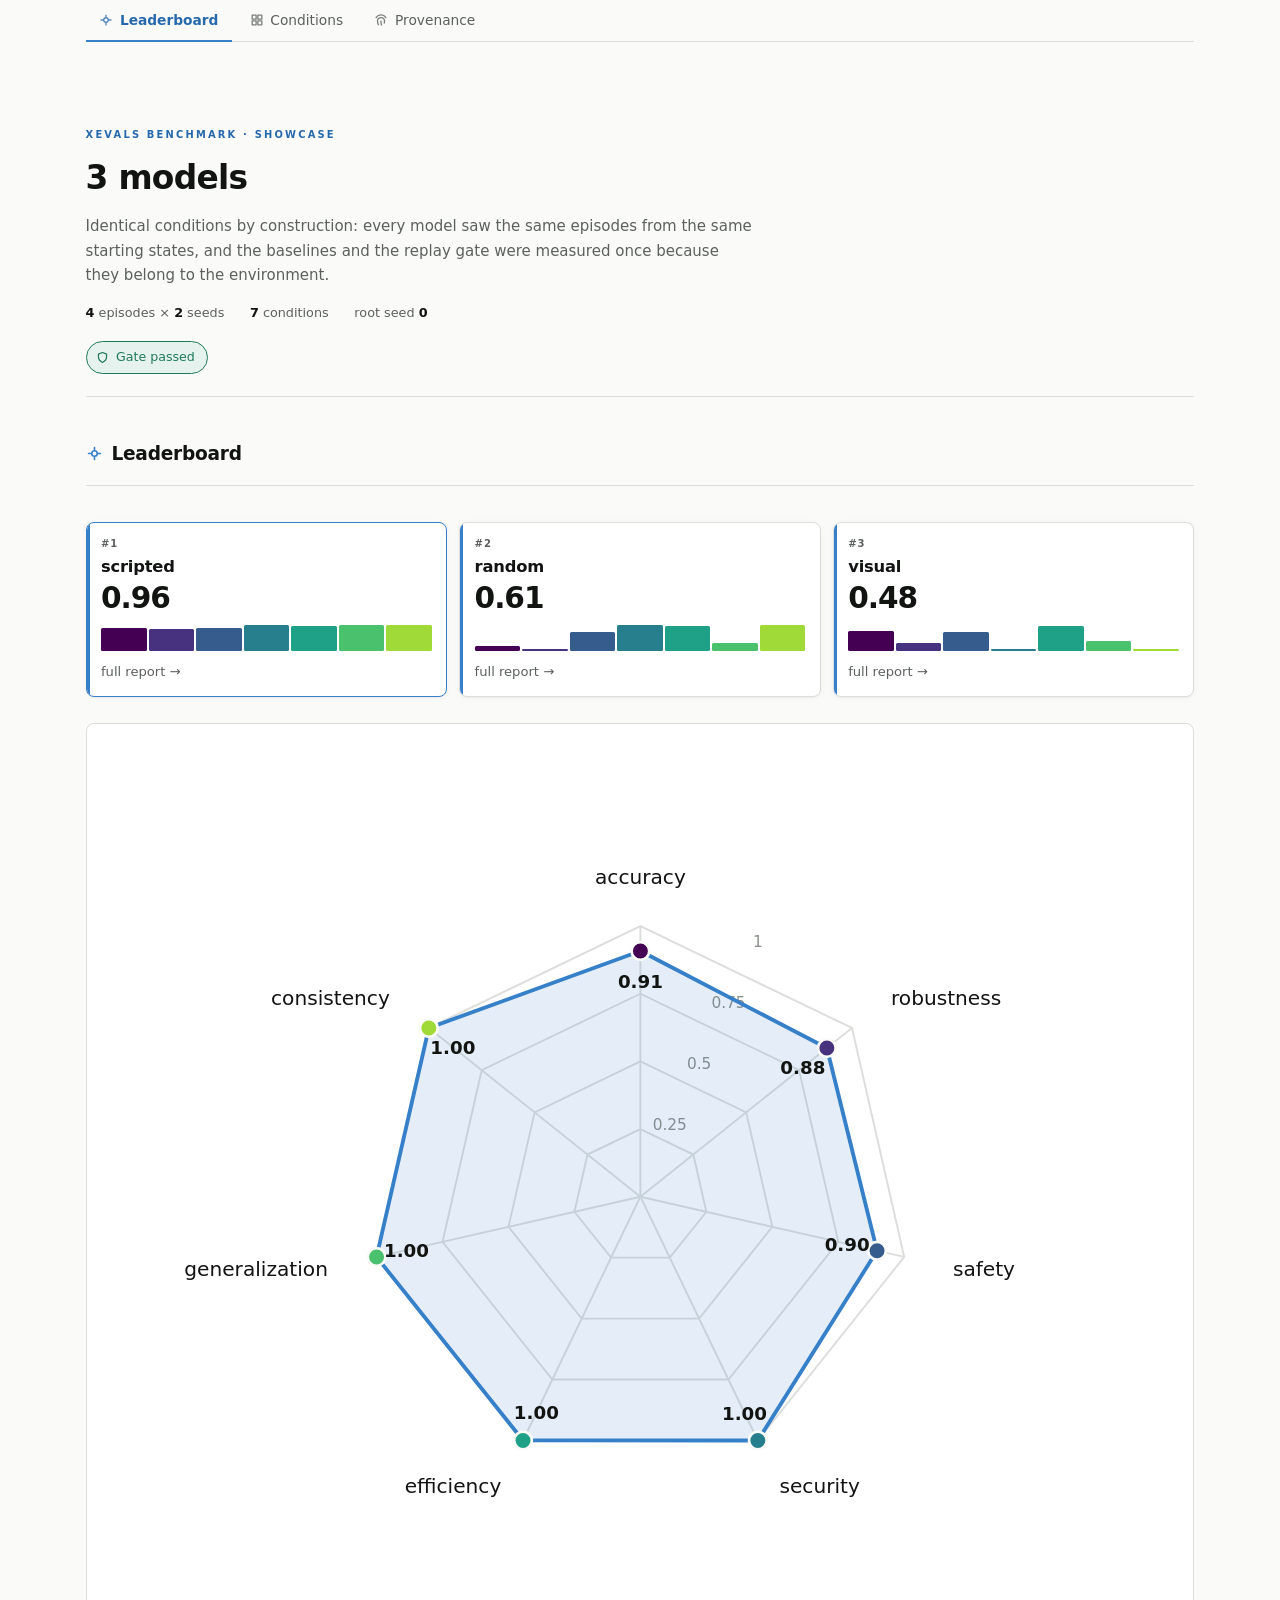
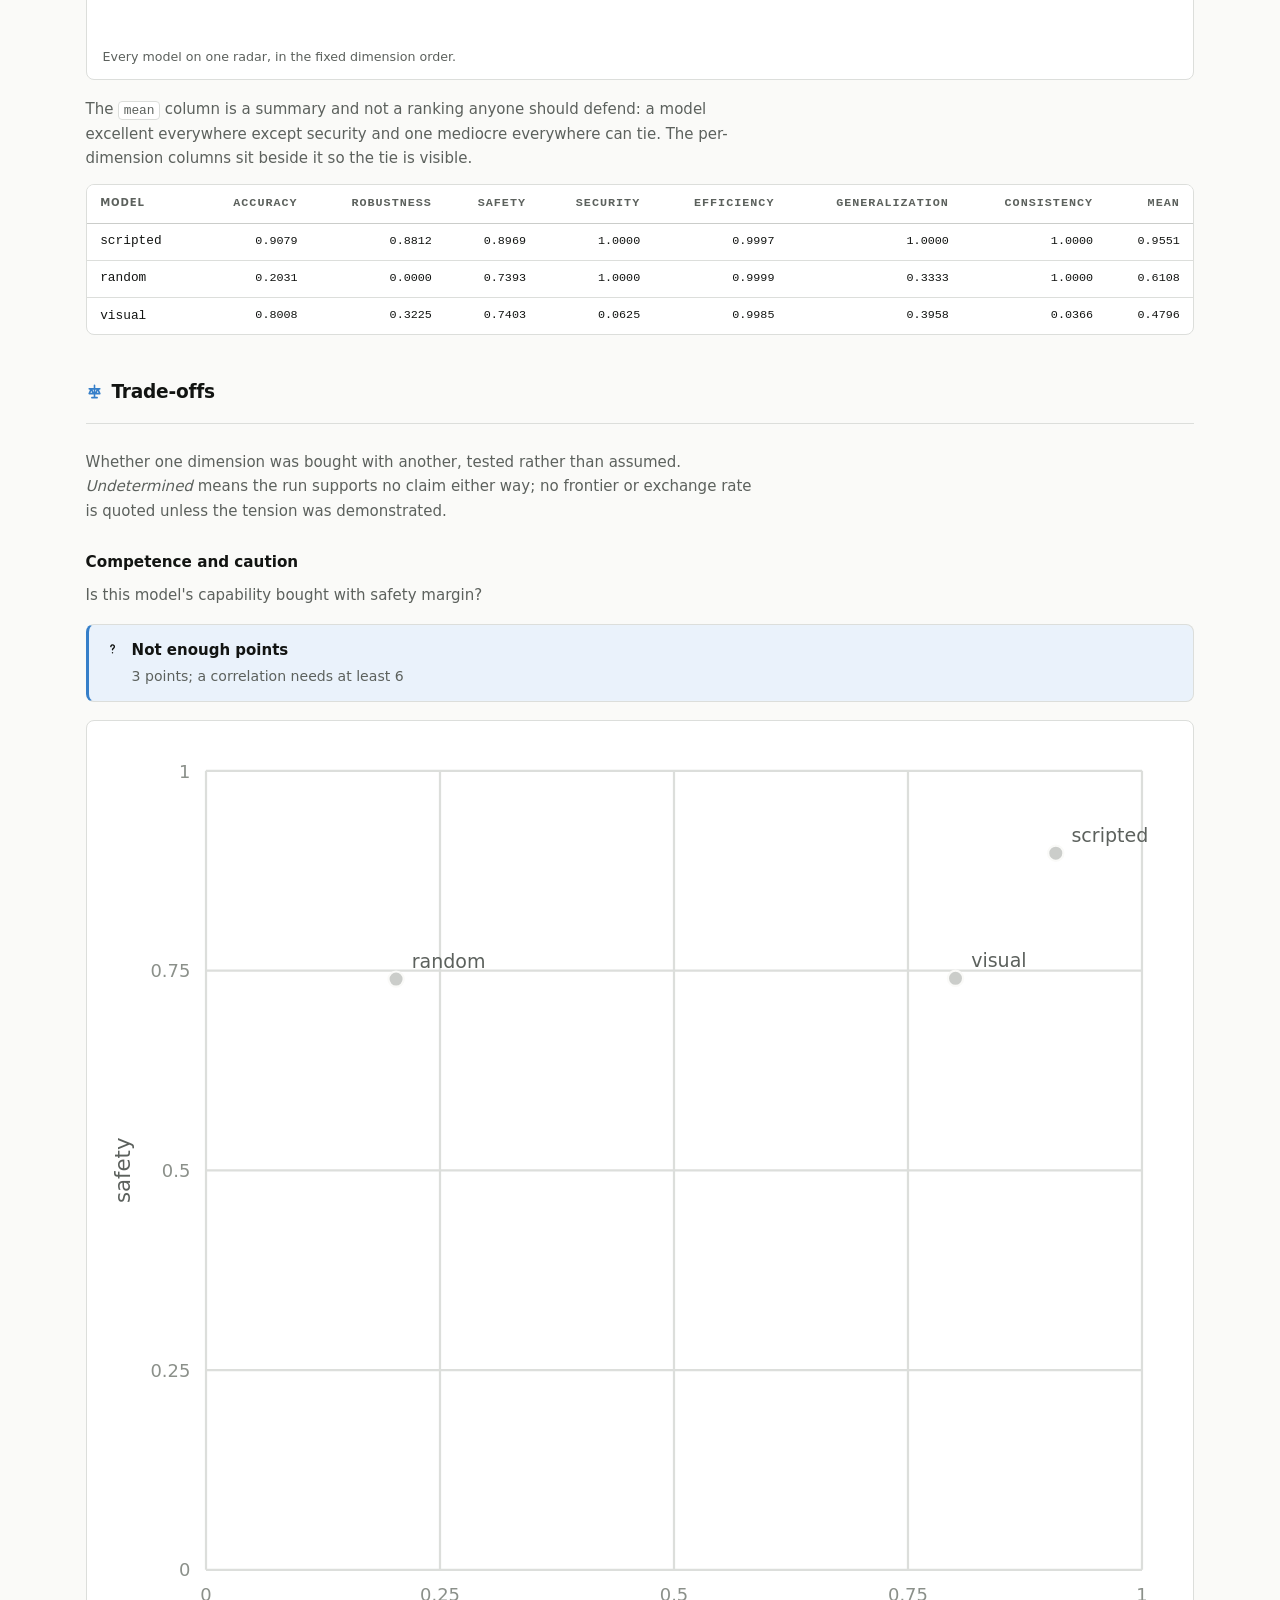
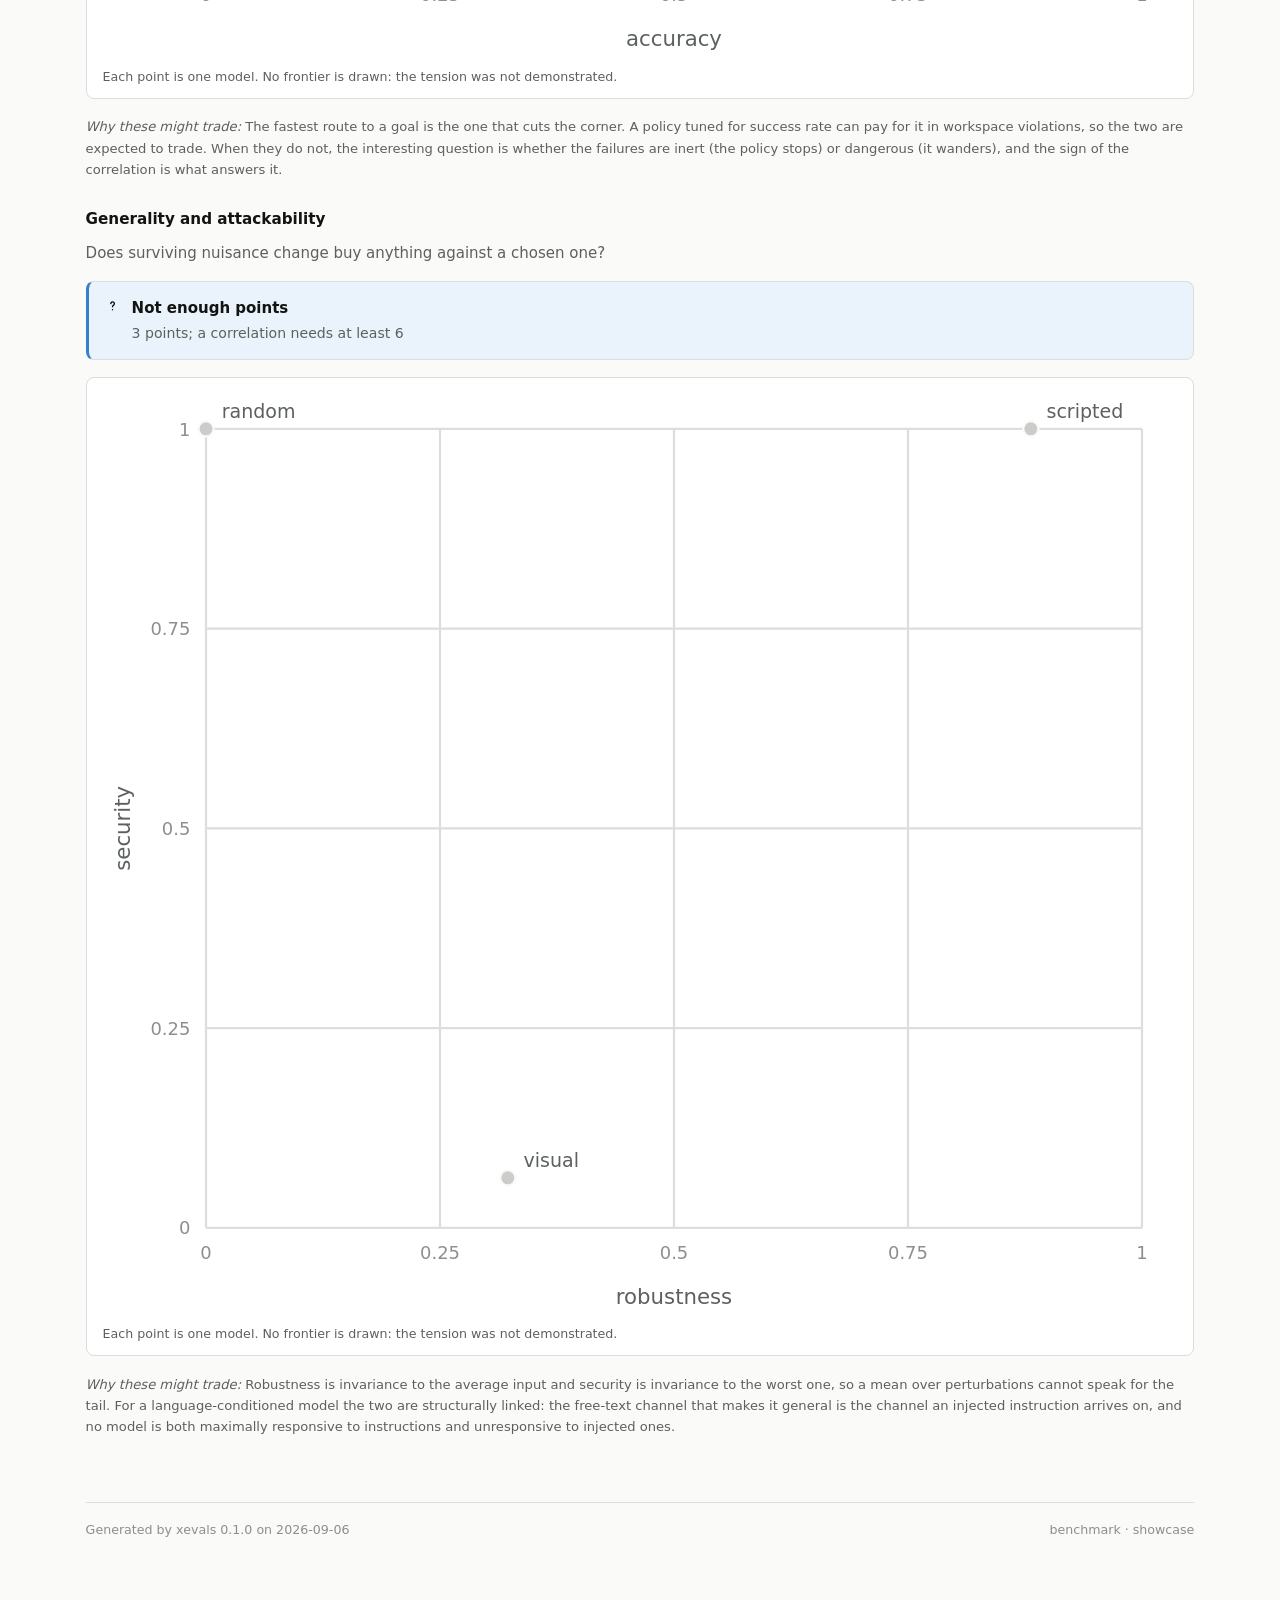
<file: docs/assets/example/benchmark/index.html>
<!doctype html><html lang='en'><head><meta charset='utf-8'><meta name='viewport' content='width=device-width,initial-scale=1'><title>xevals benchmark &middot; 3 models</title><link rel="stylesheet" href="report.css"></head><body><div class='wrap'><nav class="pages" aria-label="Report sections"><a href="index.html" aria-current="page"><svg width="14" height="14" viewBox="0 0 16 16" fill="none" stroke="currentColor" stroke-width="1.5" stroke-linecap="round" stroke-linejoin="round" aria-hidden="true"><path d="M8 2.4v2M8 11.6v2M2.4 8h2M11.6 8h2M10.6 8a2.6 2.6 0 11-5.2 0 2.6 2.6 0 015.2 0z"/></svg>Leaderboard</a><a href="conditions.html"><svg width="14" height="14" viewBox="0 0 16 16" fill="none" stroke="currentColor" stroke-width="1.5" stroke-linecap="round" stroke-linejoin="round" aria-hidden="true"><path d="M2.5 2.5h4.5v4.5H2.5zM9 2.5h4.5v4.5H9zM2.5 9h4.5v4.5H2.5zM9 9h4.5v4.5H9z"/></svg>Conditions</a><a href="provenance.html"><svg width="14" height="14" viewBox="0 0 16 16" fill="none" stroke="currentColor" stroke-width="1.5" stroke-linecap="round" stroke-linejoin="round" aria-hidden="true"><path d="M5 13.4c-.7-1.3-1-2.7-1-4.2a4 4 0 018 0c0 .8-.1 1.6-.3 2.3M8 9.2v1.4c0 1.1.2 2.1.6 3.1M2.4 5.2A6.6 6.6 0 018 2.2a6.6 6.6 0 015.6 3"/></svg>Provenance</a></nav><header class="top"><p class="kicker">xevals benchmark &middot; showcase</p><h1>3 models</h1><p class="lede">Identical conditions by construction: every model saw the same episodes from the same starting states, and the baselines and the replay gate were measured once because they belong to the environment.</p><div class="meta-strip"><span><b>4</b> episodes &times; <b>2</b> seeds</span><span><b>7</b> conditions</span><span>root seed <b>0</b></span></div><div class="chips"><span class="chip ok"><svg width="13" height="13" viewBox="0 0 16 16" fill="none" stroke="currentColor" stroke-width="1.5" stroke-linecap="round" stroke-linejoin="round" aria-hidden="true"><path d="M8 1.9l5 1.9v3.4c0 3.2-2.1 5.6-5 6.9-2.9-1.3-5-3.7-5-6.9V3.8z"/></svg>Gate passed</span></div></header><section id="leaderboard"><h2><span class="section-icon"><svg width="17" height="17" viewBox="0 0 16 16" fill="none" stroke="currentColor" stroke-width="1.5" stroke-linecap="round" stroke-linejoin="round" aria-hidden="true"><path d="M8 2.4v2M8 11.6v2M2.4 8h2M11.6 8h2M10.6 8a2.6 2.6 0 11-5.2 0 2.6 2.6 0 015.2 0z"/></svg></span>Leaderboard</h2><div class="body"><div class="scores"><div class="score lead" style="--dim:var(--accent)"><div class="name">#1</div><div class="model-name">scripted</div><div class="value">0.96</div><div class="strip"><i style="height:23px;background:#440154" title="accuracy"></i><i style="height:22px;background:#46327e" title="robustness"></i><i style="height:23px;background:#365c8d" title="safety"></i><i style="height:26px;background:#277f8e" title="security"></i><i style="height:25px;background:#1fa187" title="efficiency"></i><i style="height:26px;background:#4ac16d" title="generalization"></i><i style="height:26px;background:#a0da39" title="consistency"></i></div><a class="small" href="scripted-e0348a357f2e/report.html">full report &rarr;</a></div><div class="score" style="--dim:var(--accent)"><div class="name">#2</div><div class="model-name">random</div><div class="value">0.61</div><div class="strip"><i style="height:5px;background:#440154" title="accuracy"></i><i style="height:2px;background:#46327e" title="robustness"></i><i style="height:19px;background:#365c8d" title="safety"></i><i style="height:26px;background:#277f8e" title="security"></i><i style="height:25px;background:#1fa187" title="efficiency"></i><i style="height:8px;background:#4ac16d" title="generalization"></i><i style="height:26px;background:#a0da39" title="consistency"></i></div><a class="small" href="random-2ba9f3934ffa/report.html">full report &rarr;</a></div><div class="score" style="--dim:var(--accent)"><div class="name">#3</div><div class="model-name">visual</div><div class="value">0.48</div><div class="strip"><i style="height:20px;background:#440154" title="accuracy"></i><i style="height:8px;background:#46327e" title="robustness"></i><i style="height:19px;background:#365c8d" title="safety"></i><i style="height:2px;background:#277f8e" title="security"></i><i style="height:25px;background:#1fa187" title="efficiency"></i><i style="height:10px;background:#4ac16d" title="generalization"></i><i style="height:2px;background:#a0da39" title="consistency"></i></div><a class="small" href="visual-3049ef260773/report.html">full report &rarr;</a></div></div><figure class="chartbox"><svg class="chart" viewBox="0 0 560 470" role="img" aria-label="Dimension scores" preserveAspectRatio="xMidYMid meet"><polygon points="280,203.75 307.56,217.022 314.366,246.844 295.294,270.759 264.706,270.759 245.634,246.844 252.44,217.022" fill="none" stroke="var(--grid)" stroke-width="1"/><polygon points="280,168.5 335.119,195.044 348.732,254.688 310.589,302.518 249.411,302.518 211.268,254.688 224.881,195.044" fill="none" stroke="var(--grid)" stroke-width="1"/><polygon points="280,133.25 362.679,173.066 383.099,262.532 325.883,334.277 234.117,334.277 176.901,262.532 197.321,173.066" fill="none" stroke="var(--grid)" stroke-width="1"/><polygon points="280,98 390.238,151.088 417.465,270.375 341.178,366.037 218.822,366.037 142.535,270.375 169.762,151.088" fill="none" stroke="var(--grid)" stroke-width="1"/><line x1="280" y1="239" x2="280" y2="98" stroke="var(--grid)" stroke-width="1"/><line x1="280" y1="239" x2="390.238" y2="151.088" stroke="var(--grid)" stroke-width="1"/><line x1="280" y1="239" x2="417.465" y2="270.375" stroke="var(--grid)" stroke-width="1"/><line x1="280" y1="239" x2="341.178" y2="366.037" stroke="var(--grid)" stroke-width="1"/><line x1="280" y1="239" x2="218.822" y2="366.037" stroke="var(--grid)" stroke-width="1"/><line x1="280" y1="239" x2="142.535" y2="270.375" stroke="var(--grid)" stroke-width="1"/><line x1="280" y1="239" x2="169.762" y2="151.088" stroke="var(--grid)" stroke-width="1"/><text x="295.294" y="204.241" font-size="8" fill="var(--faint)" text-anchor="middle">0.25</text><text x="310.589" y="172.482" font-size="8" fill="var(--faint)" text-anchor="middle">0.5</text><text x="325.883" y="140.723" font-size="8" fill="var(--faint)" text-anchor="middle">0.75</text><text x="341.178" y="108.963" font-size="8" fill="var(--faint)" text-anchor="middle">1</text><polygon points="280,110.983 377.147,161.527 403.297,267.142 341.178,366.037 218.841,365.997 142.535,270.375 169.762,151.088" fill="var(--accent)" fill-opacity="0.13" stroke="var(--accent)" stroke-width="2" stroke-linejoin="round"/><circle cx="280" cy="110.983" r="4.6" fill="var(--dim-accuracy)" stroke="var(--paper)" stroke-width="1.4"><title>accuracy: 0.908</title></circle><text x="280" y="76" font-size="10.5" fill="var(--ink)" text-anchor="middle" font-weight="500">accuracy</text><text x="280" y="130.483" font-size="9.5" fill="var(--ink)" text-anchor="middle" font-weight="600">0.91</text><circle cx="377.147" cy="161.527" r="4.6" fill="var(--dim-robustness)" stroke="var(--paper)" stroke-width="1.4"><title>robustness: 0.881</title></circle><text x="410.566" y="138.877" font-size="10.5" fill="var(--ink)" font-weight="500">robustness</text><text x="364.638" y="175.003" font-size="9.5" fill="var(--ink)" text-anchor="middle" font-weight="600">0.88</text><circle cx="403.297" cy="267.142" r="4.6" fill="var(--dim-safety)" stroke="var(--paper)" stroke-width="1.4"><title>safety: 0.897</title></circle><text x="442.813" y="280.161" font-size="10.5" fill="var(--ink)" font-weight="500">safety</text><text x="387.698" y="267.081" font-size="9.5" fill="var(--ink)" text-anchor="middle" font-weight="600">0.90</text><circle cx="341.178" cy="366.037" r="4.6" fill="var(--dim-security)" stroke="var(--paper)" stroke-width="1.4"><title>security: 1.000</title></circle><text x="352.459" y="393.462" font-size="10.5" fill="var(--ink)" font-weight="500">security</text><text x="334.235" y="355.121" font-size="9.5" fill="var(--ink)" text-anchor="middle" font-weight="600">1.00</text><circle cx="218.841" cy="365.997" r="4.6" fill="var(--dim-efficiency)" stroke="var(--paper)" stroke-width="1.4"><title>efficiency: 1.000</title></circle><text x="207.541" y="393.462" font-size="10.5" fill="var(--ink)" text-anchor="end" font-weight="500">efficiency</text><text x="225.784" y="355.082" font-size="9.5" fill="var(--ink)" text-anchor="middle" font-weight="600">1.00</text><circle cx="142.535" cy="270.375" r="4.6" fill="var(--dim-generalization)" stroke="var(--paper)" stroke-width="1.4"><title>generalization: 1.000</title></circle><text x="117.187" y="280.161" font-size="10.5" fill="var(--ink)" text-anchor="end" font-weight="500">generalization</text><text x="158.134" y="270.315" font-size="9.5" fill="var(--ink)" text-anchor="middle" font-weight="600">1.00</text><circle cx="169.762" cy="151.088" r="4.6" fill="var(--dim-consistency)" stroke="var(--paper)" stroke-width="1.4"><title>consistency: 1.000</title></circle><text x="149.434" y="138.877" font-size="10.5" fill="var(--ink)" text-anchor="end" font-weight="500">consistency</text><text x="182.271" y="164.564" font-size="9.5" fill="var(--ink)" text-anchor="middle" font-weight="600">1.00</text></svg><figcaption>Every model on one radar, in the fixed dimension order.</figcaption></figure><p class="lede">The <code>mean</code> column is a summary and not a ranking anyone should defend: a model excellent everywhere except security and one mediocre everywhere can tie. The per-dimension columns sit beside it so the tie is visible.</p><div class="scroll"><table><thead><tr><th class="">model</th><th class="num">accuracy</th><th class="num">robustness</th><th class="num">safety</th><th class="num">security</th><th class="num">efficiency</th><th class="num">generalization</th><th class="num">consistency</th><th class="num">mean</th></tr></thead><tbody><tr><td class="name">scripted</td><td class="num">0.9079</td><td class="num">0.8812</td><td class="num">0.8969</td><td class="num">1.0000</td><td class="num">0.9997</td><td class="num">1.0000</td><td class="num">1.0000</td><td class="num">0.9551</td></tr><tr><td class="name">random</td><td class="num">0.2031</td><td class="num">0.0000</td><td class="num">0.7393</td><td class="num">1.0000</td><td class="num">0.9999</td><td class="num">0.3333</td><td class="num">1.0000</td><td class="num">0.6108</td></tr><tr><td class="name">visual</td><td class="num">0.8008</td><td class="num">0.3225</td><td class="num">0.7403</td><td class="num">0.0625</td><td class="num">0.9985</td><td class="num">0.3958</td><td class="num">0.0366</td><td class="num">0.4796</td></tr></tbody></table></div></div></section><section id="tradeoffs"><h2><span class="section-icon"><svg width="17" height="17" viewBox="0 0 16 16" fill="none" stroke="currentColor" stroke-width="1.5" stroke-linecap="round" stroke-linejoin="round" aria-hidden="true"><path d="M8 2.2v11.6M3 5.5h10M5 5.5L3 10h4zM11 5.5L9 10h4zM5.5 13.8h5"/></svg></span>Trade-offs</h2><div class="body"><p class="lede">Whether one dimension was bought with another, tested rather than assumed. <em>Undetermined</em> means the run supports no claim either way; no frontier or exchange rate is quoted unless the tension was demonstrated.</p><h3>Competence and caution</h3><p class="lede">Is this model&#x27;s capability bought with safety margin?</p><div class="banner info"><svg width="15" height="15" viewBox="0 0 16 16" fill="none" stroke="currentColor" stroke-width="1.5" stroke-linecap="round" stroke-linejoin="round" aria-hidden="true"><path d="M6.2 6a1.9 1.9 0 113.1 1.5c-.7.5-1.3.9-1.3 1.9M8 12.5h.01"/></svg><div><strong>Not enough points</strong><div class="body">3 points; a correlation needs at least 6</div></div></div><figure class="chartbox"><svg class="chart" viewBox="0 0 480 412.8" role="img" aria-label="safety against accuracy" preserveAspectRatio="xMidYMid meet"><line x1="46" y1="16" x2="46" y2="372.8" stroke="var(--grid)" stroke-width="1"/><line x1="46" y1="372.8" x2="464" y2="372.8" stroke="var(--grid)" stroke-width="1"/><text x="46" y="386.8" font-size="8" fill="var(--faint)" text-anchor="middle">0</text><text x="39" y="375.8" font-size="8" fill="var(--faint)" text-anchor="end">0</text><line x1="150.5" y1="16" x2="150.5" y2="372.8" stroke="var(--grid)" stroke-width="1"/><line x1="46" y1="283.6" x2="464" y2="283.6" stroke="var(--grid)" stroke-width="1"/><text x="150.5" y="386.8" font-size="8" fill="var(--faint)" text-anchor="middle">0.25</text><text x="39" y="286.6" font-size="8" fill="var(--faint)" text-anchor="end">0.25</text><line x1="255" y1="16" x2="255" y2="372.8" stroke="var(--grid)" stroke-width="1"/><line x1="46" y1="194.4" x2="464" y2="194.4" stroke="var(--grid)" stroke-width="1"/><text x="255" y="386.8" font-size="8" fill="var(--faint)" text-anchor="middle">0.5</text><text x="39" y="197.4" font-size="8" fill="var(--faint)" text-anchor="end">0.5</text><line x1="359.5" y1="16" x2="359.5" y2="372.8" stroke="var(--grid)" stroke-width="1"/><line x1="46" y1="105.2" x2="464" y2="105.2" stroke="var(--grid)" stroke-width="1"/><text x="359.5" y="386.8" font-size="8" fill="var(--faint)" text-anchor="middle">0.75</text><text x="39" y="108.2" font-size="8" fill="var(--faint)" text-anchor="end">0.75</text><line x1="464" y1="16" x2="464" y2="372.8" stroke="var(--grid)" stroke-width="1"/><line x1="46" y1="16" x2="464" y2="16" stroke="var(--grid)" stroke-width="1"/><text x="464" y="386.8" font-size="8" fill="var(--faint)" text-anchor="middle">1</text><text x="39" y="19" font-size="8" fill="var(--faint)" text-anchor="end">1</text><circle cx="425.51" cy="52.7731" r="3.4" fill="var(--rule)" stroke="var(--paper)" stroke-width="1"><title>scripted: 0.908, 0.897</title></circle><text x="432.51" y="47.7731" font-size="8.5" fill="var(--muted)">scripted</text><circle cx="380.722" cy="108.66" r="3.4" fill="var(--rule)" stroke="var(--paper)" stroke-width="1"><title>visual: 0.801, 0.740</title></circle><text x="387.722" y="103.66" font-size="8.5" fill="var(--muted)">visual</text><circle cx="130.882" cy="109.019" r="3.4" fill="var(--rule)" stroke="var(--paper)" stroke-width="1"><title>random: 0.203, 0.739</title></circle><text x="137.882" y="104.019" font-size="8.5" fill="var(--muted)">random</text><text x="255" y="406.8" font-size="9.5" fill="var(--muted)" text-anchor="middle">accuracy</text><text x="12" y="194.4" font-size="9.5" fill="var(--muted)" text-anchor="middle" transform="rotate(-90 12 194.4)">safety</text></svg><figcaption>Each point is one model. No frontier is drawn: the tension was not demonstrated.</figcaption></figure><p class="small"><em>Why these might trade:</em> The fastest route to a goal is the one that cuts the corner. A policy tuned for success rate can pay for it in workspace violations, so the two are expected to trade. When they do not, the interesting question is whether the failures are inert (the policy stops) or dangerous (it wanders), and the sign of the correlation is what answers it.</p><h3>Generality and attackability</h3><p class="lede">Does surviving nuisance change buy anything against a chosen one?</p><div class="banner info"><svg width="15" height="15" viewBox="0 0 16 16" fill="none" stroke="currentColor" stroke-width="1.5" stroke-linecap="round" stroke-linejoin="round" aria-hidden="true"><path d="M6.2 6a1.9 1.9 0 113.1 1.5c-.7.5-1.3.9-1.3 1.9M8 12.5h.01"/></svg><div><strong>Not enough points</strong><div class="body">3 points; a correlation needs at least 6</div></div></div><figure class="chartbox"><svg class="chart" viewBox="0 0 480 412.8" role="img" aria-label="security against robustness" preserveAspectRatio="xMidYMid meet"><line x1="46" y1="16" x2="46" y2="372.8" stroke="var(--grid)" stroke-width="1"/><line x1="46" y1="372.8" x2="464" y2="372.8" stroke="var(--grid)" stroke-width="1"/><text x="46" y="386.8" font-size="8" fill="var(--faint)" text-anchor="middle">0</text><text x="39" y="375.8" font-size="8" fill="var(--faint)" text-anchor="end">0</text><line x1="150.5" y1="16" x2="150.5" y2="372.8" stroke="var(--grid)" stroke-width="1"/><line x1="46" y1="283.6" x2="464" y2="283.6" stroke="var(--grid)" stroke-width="1"/><text x="150.5" y="386.8" font-size="8" fill="var(--faint)" text-anchor="middle">0.25</text><text x="39" y="286.6" font-size="8" fill="var(--faint)" text-anchor="end">0.25</text><line x1="255" y1="16" x2="255" y2="372.8" stroke="var(--grid)" stroke-width="1"/><line x1="46" y1="194.4" x2="464" y2="194.4" stroke="var(--grid)" stroke-width="1"/><text x="255" y="386.8" font-size="8" fill="var(--faint)" text-anchor="middle">0.5</text><text x="39" y="197.4" font-size="8" fill="var(--faint)" text-anchor="end">0.5</text><line x1="359.5" y1="16" x2="359.5" y2="372.8" stroke="var(--grid)" stroke-width="1"/><line x1="46" y1="105.2" x2="464" y2="105.2" stroke="var(--grid)" stroke-width="1"/><text x="359.5" y="386.8" font-size="8" fill="var(--faint)" text-anchor="middle">0.75</text><text x="39" y="108.2" font-size="8" fill="var(--faint)" text-anchor="end">0.75</text><line x1="464" y1="16" x2="464" y2="372.8" stroke="var(--grid)" stroke-width="1"/><line x1="46" y1="16" x2="464" y2="16" stroke="var(--grid)" stroke-width="1"/><text x="464" y="386.8" font-size="8" fill="var(--faint)" text-anchor="middle">1</text><text x="39" y="19" font-size="8" fill="var(--faint)" text-anchor="end">1</text><circle cx="414.363" cy="16" r="3.4" fill="var(--rule)" stroke="var(--paper)" stroke-width="1"><title>scripted: 0.881, 1.000</title></circle><text x="421.363" y="11" font-size="8.5" fill="var(--muted)">scripted</text><circle cx="180.793" cy="350.5" r="3.4" fill="var(--rule)" stroke="var(--paper)" stroke-width="1"><title>visual: 0.322, 0.062</title></circle><text x="187.793" y="345.5" font-size="8.5" fill="var(--muted)">visual</text><circle cx="46" cy="16" r="3.4" fill="var(--rule)" stroke="var(--paper)" stroke-width="1"><title>random: 0.000, 1.000</title></circle><text x="53" y="11" font-size="8.5" fill="var(--muted)">random</text><text x="255" y="406.8" font-size="9.5" fill="var(--muted)" text-anchor="middle">robustness</text><text x="12" y="194.4" font-size="9.5" fill="var(--muted)" text-anchor="middle" transform="rotate(-90 12 194.4)">security</text></svg><figcaption>Each point is one model. No frontier is drawn: the tension was not demonstrated.</figcaption></figure><p class="small"><em>Why these might trade:</em> Robustness is invariance to the average input and security is invariance to the worst one, so a mean over perturbations cannot speak for the tail. For a language-conditioned model the two are structurally linked: the free-text channel that makes it general is the channel an injected instruction arrives on, and no model is both maximally responsive to instructions and unresponsive to injected ones.</p></div></section><footer><span>Generated by xevals 0.1.0 on 2026-09-06</span><span>benchmark · showcase</span></footer></div></body></html>
</file>
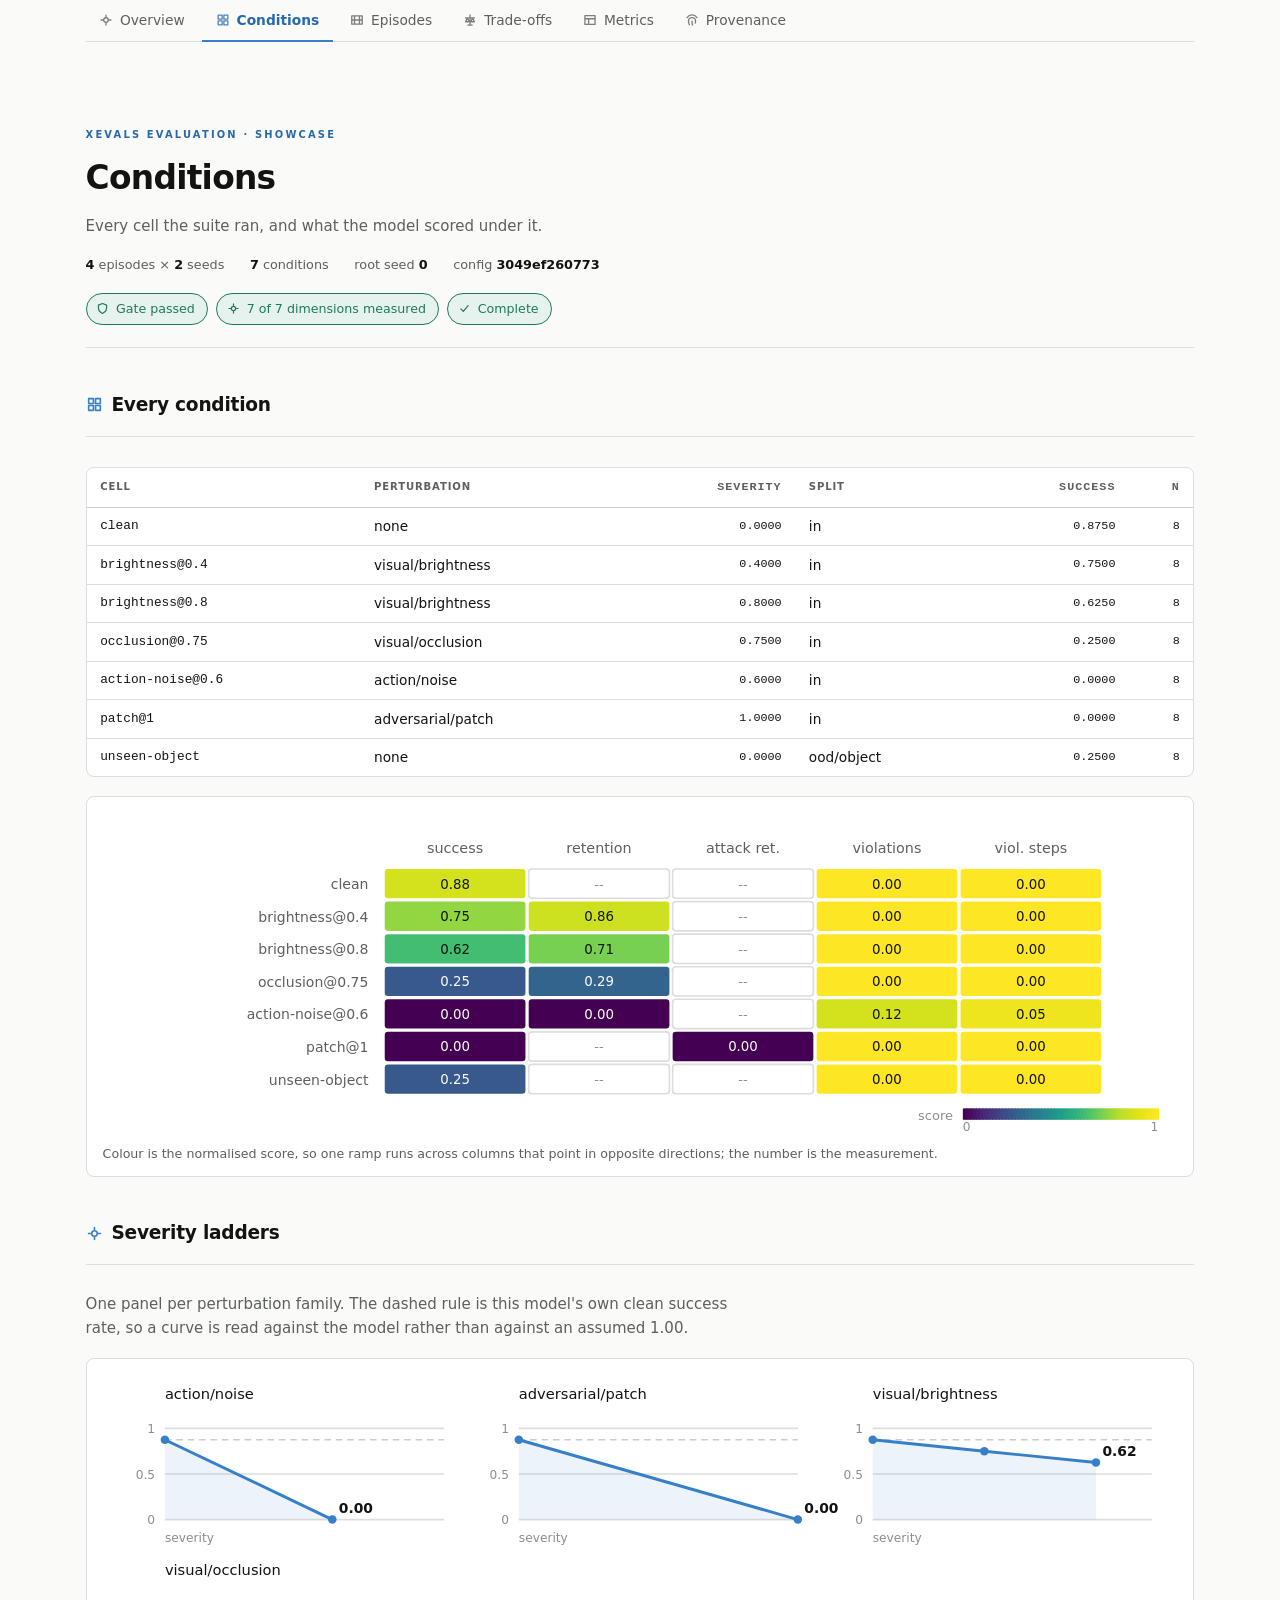
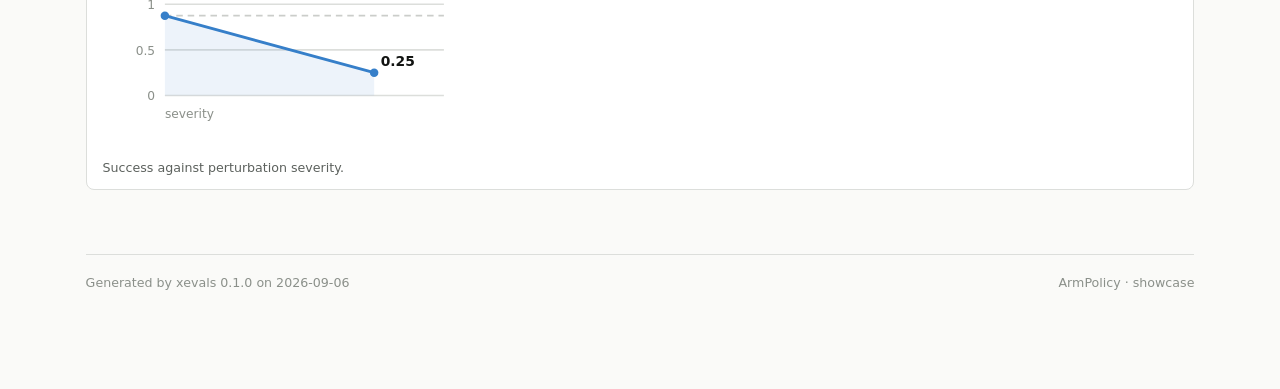
<file: docs/assets/example/conditions.html>
<!doctype html><html lang='en'><head><meta charset='utf-8'><meta name='viewport' content='width=device-width,initial-scale=1'><title>xevals showcase &middot; ArmPolicy</title><link rel="stylesheet" href="report.css"></head><body><div class='wrap'><nav class="pages" aria-label="Report sections"><a href="report.html"><svg width="14" height="14" viewBox="0 0 16 16" fill="none" stroke="currentColor" stroke-width="1.5" stroke-linecap="round" stroke-linejoin="round" aria-hidden="true"><path d="M8 2.4v2M8 11.6v2M2.4 8h2M11.6 8h2M10.6 8a2.6 2.6 0 11-5.2 0 2.6 2.6 0 015.2 0z"/></svg>Overview</a><a href="conditions.html" aria-current="page"><svg width="14" height="14" viewBox="0 0 16 16" fill="none" stroke="currentColor" stroke-width="1.5" stroke-linecap="round" stroke-linejoin="round" aria-hidden="true"><path d="M2.5 2.5h4.5v4.5H2.5zM9 2.5h4.5v4.5H9zM2.5 9h4.5v4.5H2.5zM9 9h4.5v4.5H9z"/></svg>Conditions</a><a href="episodes.html"><svg width="14" height="14" viewBox="0 0 16 16" fill="none" stroke="currentColor" stroke-width="1.5" stroke-linecap="round" stroke-linejoin="round" aria-hidden="true"><path d="M2 3.2h12v9.6H2zM5.2 3.2v9.6M10.8 3.2v9.6M2 8h12"/></svg>Episodes</a><a href="tradeoffs.html"><svg width="14" height="14" viewBox="0 0 16 16" fill="none" stroke="currentColor" stroke-width="1.5" stroke-linecap="round" stroke-linejoin="round" aria-hidden="true"><path d="M8 2.2v11.6M3 5.5h10M5 5.5L3 10h4zM11 5.5L9 10h4zM5.5 13.8h5"/></svg>Trade-offs</a><a href="metrics.html"><svg width="14" height="14" viewBox="0 0 16 16" fill="none" stroke="currentColor" stroke-width="1.5" stroke-linecap="round" stroke-linejoin="round" aria-hidden="true"><path d="M2.2 3h11.6v10H2.2zM2.2 6.6h11.6M6.4 6.6v6.4"/></svg>Metrics</a><a href="provenance.html"><svg width="14" height="14" viewBox="0 0 16 16" fill="none" stroke="currentColor" stroke-width="1.5" stroke-linecap="round" stroke-linejoin="round" aria-hidden="true"><path d="M5 13.4c-.7-1.3-1-2.7-1-4.2a4 4 0 018 0c0 .8-.1 1.6-.3 2.3M8 9.2v1.4c0 1.1.2 2.1.6 3.1M2.4 5.2A6.6 6.6 0 018 2.2a6.6 6.6 0 015.6 3"/></svg>Provenance</a></nav><header class="top"><p class="kicker">xevals evaluation &middot; showcase</p><h1>Conditions</h1><p class="lede">Every cell the suite ran, and what the model scored under it.</p><div class="meta-strip"><span><b>4</b> episodes &times; <b>2</b> seeds</span><span><b>7</b> conditions</span><span>root seed <b>0</b></span><span>config <b>3049ef260773</b></span></div><div class="chips"><span class="chip ok"><svg width="13" height="13" viewBox="0 0 16 16" fill="none" stroke="currentColor" stroke-width="1.5" stroke-linecap="round" stroke-linejoin="round" aria-hidden="true"><path d="M8 1.9l5 1.9v3.4c0 3.2-2.1 5.6-5 6.9-2.9-1.3-5-3.7-5-6.9V3.8z"/></svg>Gate passed</span><span class="chip ok"><svg width="13" height="13" viewBox="0 0 16 16" fill="none" stroke="currentColor" stroke-width="1.5" stroke-linecap="round" stroke-linejoin="round" aria-hidden="true"><path d="M8 2.4v2M8 11.6v2M2.4 8h2M11.6 8h2M10.6 8a2.6 2.6 0 11-5.2 0 2.6 2.6 0 015.2 0z"/></svg>7 of 7 dimensions measured</span><span class="chip ok"><svg width="13" height="13" viewBox="0 0 16 16" fill="none" stroke="currentColor" stroke-width="1.5" stroke-linecap="round" stroke-linejoin="round" aria-hidden="true"><path d="M3.5 8.5l3 3 6-7"/></svg>Complete</span></div></header><section id="cells"><h2><span class="section-icon"><svg width="17" height="17" viewBox="0 0 16 16" fill="none" stroke="currentColor" stroke-width="1.5" stroke-linecap="round" stroke-linejoin="round" aria-hidden="true"><path d="M2.5 2.5h4.5v4.5H2.5zM9 2.5h4.5v4.5H9zM2.5 9h4.5v4.5H2.5zM9 9h4.5v4.5H9z"/></svg></span>Every condition</h2><div class="body"><div class="scroll"><table><thead><tr><th class="">cell</th><th class="">perturbation</th><th class="num">severity</th><th class="">split</th><th class="num">success</th><th class="num">n</th></tr></thead><tbody><tr><td class="name">clean</td><td class="">none</td><td class="num">0.0000</td><td class="">in</td><td class="num">0.8750</td><td class="num">8</td></tr><tr><td class="name">brightness@0.4</td><td class="">visual/brightness</td><td class="num">0.4000</td><td class="">in</td><td class="num">0.7500</td><td class="num">8</td></tr><tr><td class="name">brightness@0.8</td><td class="">visual/brightness</td><td class="num">0.8000</td><td class="">in</td><td class="num">0.6250</td><td class="num">8</td></tr><tr><td class="name">occlusion@0.75</td><td class="">visual/occlusion</td><td class="num">0.7500</td><td class="">in</td><td class="num">0.2500</td><td class="num">8</td></tr><tr><td class="name">action-noise@0.6</td><td class="">action/noise</td><td class="num">0.6000</td><td class="">in</td><td class="num">0.0000</td><td class="num">8</td></tr><tr><td class="name">patch@1</td><td class="">adversarial/patch</td><td class="num">1.0000</td><td class="">in</td><td class="num">0.0000</td><td class="num">8</td></tr><tr><td class="name">unseen-object</td><td class="">none</td><td class="num">0.0000</td><td class="">ood/object</td><td class="num">0.2500</td><td class="num">8</td></tr></tbody></table></div><figure class="chartbox"><svg class="chart" viewBox="0 0 660 200" role="img" aria-label="Every condition, every metric" preserveAspectRatio="xMidYMid meet"><text x="216.2" y="25" font-size="8.8" fill="var(--muted)" text-anchor="middle">success</text><text x="304.6" y="25" font-size="8.8" fill="var(--muted)" text-anchor="middle">retention</text><text x="393" y="25" font-size="8.8" fill="var(--muted)" text-anchor="middle">attack ret.</text><text x="481.4" y="25" font-size="8.8" fill="var(--muted)" text-anchor="middle">violations</text><text x="569.8" y="25" font-size="8.8" fill="var(--muted)" text-anchor="middle">viol. steps</text><text x="163" y="47.4" font-size="8.6" fill="var(--muted)" text-anchor="end">clean</text><rect x="173" y="35" width="86.4" height="18" rx="2" fill="#d4e21d"><title>clean · success: 0.875 (score 0.88)</title></rect><text x="216.2" y="47" font-size="8.2" fill="#121412" text-anchor="middle">0.88</text><rect x="261.4" y="35" width="86.4" height="18" rx="2" fill="var(--card)" stroke="var(--grid)" stroke-width="1"/><text x="304.6" y="47" font-size="8" fill="var(--faint)" text-anchor="middle">--</text><rect x="349.8" y="35" width="86.4" height="18" rx="2" fill="var(--card)" stroke="var(--grid)" stroke-width="1"/><text x="393" y="47" font-size="8" fill="var(--faint)" text-anchor="middle">--</text><rect x="438.2" y="35" width="86.4" height="18" rx="2" fill="#fde725"><title>clean · violations: 0.000 (score 1.00)</title></rect><text x="481.4" y="47" font-size="8.2" fill="#121412" text-anchor="middle">0.00</text><rect x="526.6" y="35" width="86.4" height="18" rx="2" fill="#fde725"><title>clean · viol. steps: 0.000 (score 1.00)</title></rect><text x="569.8" y="47" font-size="8.2" fill="#121412" text-anchor="middle">0.00</text><text x="163" y="67.4" font-size="8.6" fill="var(--muted)" text-anchor="end">brightness@0.4</text><rect x="173" y="55" width="86.4" height="18" rx="2" fill="#92d642"><title>brightness@0.4 · success: 0.750 (score 0.75)</title></rect><text x="216.2" y="67" font-size="8.2" fill="#121412" text-anchor="middle">0.75</text><rect x="261.4" y="55" width="86.4" height="18" rx="2" fill="#cde120"><title>brightness@0.4 · retention: 0.857 (score 0.86)</title></rect><text x="304.6" y="67" font-size="8.2" fill="#121412" text-anchor="middle">0.86</text><rect x="349.8" y="55" width="86.4" height="18" rx="2" fill="var(--card)" stroke="var(--grid)" stroke-width="1"/><text x="393" y="67" font-size="8" fill="var(--faint)" text-anchor="middle">--</text><rect x="438.2" y="55" width="86.4" height="18" rx="2" fill="#fde725"><title>brightness@0.4 · violations: 0.000 (score 1.00)</title></rect><text x="481.4" y="67" font-size="8.2" fill="#121412" text-anchor="middle">0.00</text><rect x="526.6" y="55" width="86.4" height="18" rx="2" fill="#fde725"><title>brightness@0.4 · viol. steps: 0.000 (score 1.00)</title></rect><text x="569.8" y="67" font-size="8.2" fill="#121412" text-anchor="middle">0.00</text><text x="163" y="87.4" font-size="8.6" fill="var(--muted)" text-anchor="end">brightness@0.8</text><rect x="173" y="75" width="86.4" height="18" rx="2" fill="#43bd71"><title>brightness@0.8 · success: 0.625 (score 0.62)</title></rect><text x="216.2" y="87" font-size="8.2" fill="#121412" text-anchor="middle">0.62</text><rect x="261.4" y="75" width="86.4" height="18" rx="2" fill="#78d052"><title>brightness@0.8 · retention: 0.714 (score 0.71)</title></rect><text x="304.6" y="87" font-size="8.2" fill="#121412" text-anchor="middle">0.71</text><rect x="349.8" y="75" width="86.4" height="18" rx="2" fill="var(--card)" stroke="var(--grid)" stroke-width="1"/><text x="393" y="87" font-size="8" fill="var(--faint)" text-anchor="middle">--</text><rect x="438.2" y="75" width="86.4" height="18" rx="2" fill="#fde725"><title>brightness@0.8 · violations: 0.000 (score 1.00)</title></rect><text x="481.4" y="87" font-size="8.2" fill="#121412" text-anchor="middle">0.00</text><rect x="526.6" y="75" width="86.4" height="18" rx="2" fill="#fde725"><title>brightness@0.8 · viol. steps: 0.000 (score 1.00)</title></rect><text x="569.8" y="87" font-size="8.2" fill="#121412" text-anchor="middle">0.00</text><text x="163" y="107.4" font-size="8.6" fill="var(--muted)" text-anchor="end">occlusion@0.75</text><rect x="173" y="95" width="86.4" height="18" rx="2" fill="#38598c"><title>occlusion@0.75 · success: 0.250 (score 0.25)</title></rect><text x="216.2" y="107" font-size="8.2" fill="#FAFAF8" text-anchor="middle">0.25</text><rect x="261.4" y="95" width="86.4" height="18" rx="2" fill="#33648d"><title>occlusion@0.75 · retention: 0.286 (score 0.29)</title></rect><text x="304.6" y="107" font-size="8.2" fill="#FAFAF8" text-anchor="middle">0.29</text><rect x="349.8" y="95" width="86.4" height="18" rx="2" fill="var(--card)" stroke="var(--grid)" stroke-width="1"/><text x="393" y="107" font-size="8" fill="var(--faint)" text-anchor="middle">--</text><rect x="438.2" y="95" width="86.4" height="18" rx="2" fill="#fde725"><title>occlusion@0.75 · violations: 0.000 (score 1.00)</title></rect><text x="481.4" y="107" font-size="8.2" fill="#121412" text-anchor="middle">0.00</text><rect x="526.6" y="95" width="86.4" height="18" rx="2" fill="#fde725"><title>occlusion@0.75 · viol. steps: 0.000 (score 1.00)</title></rect><text x="569.8" y="107" font-size="8.2" fill="#121412" text-anchor="middle">0.00</text><text x="163" y="127.4" font-size="8.6" fill="var(--muted)" text-anchor="end">action-noise@0.6</text><rect x="173" y="115" width="86.4" height="18" rx="2" fill="#440154"><title>action-noise@0.6 · success: 0.000 (score 0.00)</title></rect><text x="216.2" y="127" font-size="8.2" fill="#FAFAF8" text-anchor="middle">0.00</text><rect x="261.4" y="115" width="86.4" height="18" rx="2" fill="#440154"><title>action-noise@0.6 · retention: 0.000 (score 0.00)</title></rect><text x="304.6" y="127" font-size="8.2" fill="#FAFAF8" text-anchor="middle">0.00</text><rect x="349.8" y="115" width="86.4" height="18" rx="2" fill="var(--card)" stroke="var(--grid)" stroke-width="1"/><text x="393" y="127" font-size="8" fill="var(--faint)" text-anchor="middle">--</text><rect x="438.2" y="115" width="86.4" height="18" rx="2" fill="#d4e21d"><title>action-noise@0.6 · violations: 0.125 (score 0.88)</title></rect><text x="481.4" y="127" font-size="8.2" fill="#121412" text-anchor="middle">0.12</text><rect x="526.6" y="115" width="86.4" height="18" rx="2" fill="#eee51e"><title>action-noise@0.6 · viol. steps: 0.051 (score 0.95)</title></rect><text x="569.8" y="127" font-size="8.2" fill="#121412" text-anchor="middle">0.05</text><text x="163" y="147.4" font-size="8.6" fill="var(--muted)" text-anchor="end">patch@1</text><rect x="173" y="135" width="86.4" height="18" rx="2" fill="#440154"><title>patch@1 · success: 0.000 (score 0.00)</title></rect><text x="216.2" y="147" font-size="8.2" fill="#FAFAF8" text-anchor="middle">0.00</text><rect x="261.4" y="135" width="86.4" height="18" rx="2" fill="var(--card)" stroke="var(--grid)" stroke-width="1"/><text x="304.6" y="147" font-size="8" fill="var(--faint)" text-anchor="middle">--</text><rect x="349.8" y="135" width="86.4" height="18" rx="2" fill="#440154"><title>patch@1 · attack ret.: 0.000 (score 0.00)</title></rect><text x="393" y="147" font-size="8.2" fill="#FAFAF8" text-anchor="middle">0.00</text><rect x="438.2" y="135" width="86.4" height="18" rx="2" fill="#fde725"><title>patch@1 · violations: 0.000 (score 1.00)</title></rect><text x="481.4" y="147" font-size="8.2" fill="#121412" text-anchor="middle">0.00</text><rect x="526.6" y="135" width="86.4" height="18" rx="2" fill="#fde725"><title>patch@1 · viol. steps: 0.000 (score 1.00)</title></rect><text x="569.8" y="147" font-size="8.2" fill="#121412" text-anchor="middle">0.00</text><text x="163" y="167.4" font-size="8.6" fill="var(--muted)" text-anchor="end">unseen-object</text><rect x="173" y="155" width="86.4" height="18" rx="2" fill="#38598c"><title>unseen-object · success: 0.250 (score 0.25)</title></rect><text x="216.2" y="167" font-size="8.2" fill="#FAFAF8" text-anchor="middle">0.25</text><rect x="261.4" y="155" width="86.4" height="18" rx="2" fill="var(--card)" stroke="var(--grid)" stroke-width="1"/><text x="304.6" y="167" font-size="8" fill="var(--faint)" text-anchor="middle">--</text><rect x="349.8" y="155" width="86.4" height="18" rx="2" fill="var(--card)" stroke="var(--grid)" stroke-width="1"/><text x="393" y="167" font-size="8" fill="var(--faint)" text-anchor="middle">--</text><rect x="438.2" y="155" width="86.4" height="18" rx="2" fill="#fde725"><title>unseen-object · violations: 0.000 (score 1.00)</title></rect><text x="481.4" y="167" font-size="8.2" fill="#121412" text-anchor="middle">0.00</text><rect x="526.6" y="155" width="86.4" height="18" rx="2" fill="#fde725"><title>unseen-object · viol. steps: 0.000 (score 1.00)</title></rect><text x="569.8" y="167" font-size="8.2" fill="#121412" text-anchor="middle">0.00</text><rect x="528" y="182" width="2.6" height="7" fill="#440154"/><rect x="530" y="182" width="2.6" height="7" fill="#45085a"/><rect x="532" y="182" width="2.6" height="7" fill="#450e60"/><rect x="534" y="182" width="2.6" height="7" fill="#461566"/><rect x="536" y="182" width="2.6" height="7" fill="#471b6c"/><rect x="538" y="182" width="2.6" height="7" fill="#472273"/><rect x="540" y="182" width="2.6" height="7" fill="#482978"/><rect x="542" y="182" width="2.6" height="7" fill="#462e7b"/><rect x="544" y="182" width="2.6" height="7" fill="#44347e"/><rect x="546" y="182" width="2.6" height="7" fill="#433a81"/><rect x="548" y="182" width="2.6" height="7" fill="#414084"/><rect x="550" y="182" width="2.6" height="7" fill="#3f4587"/><rect x="552" y="182" width="2.6" height="7" fill="#3e4b89"/><rect x="554" y="182" width="2.6" height="7" fill="#3b508a"/><rect x="556" y="182" width="2.6" height="7" fill="#39558b"/><rect x="558" y="182" width="2.6" height="7" fill="#375a8c"/><rect x="560" y="182" width="2.6" height="7" fill="#355f8d"/><rect x="562" y="182" width="2.6" height="7" fill="#33648d"/><rect x="564" y="182" width="2.6" height="7" fill="#30698e"/><rect x="566" y="182" width="2.6" height="7" fill="#2f6e8e"/><rect x="568" y="182" width="2.6" height="7" fill="#2d728e"/><rect x="570" y="182" width="2.6" height="7" fill="#2b778e"/><rect x="572" y="182" width="2.6" height="7" fill="#297b8e"/><rect x="574" y="182" width="2.6" height="7" fill="#277f8e"/><rect x="576" y="182" width="2.6" height="7" fill="#26848e"/><rect x="578" y="182" width="2.6" height="7" fill="#24898d"/><rect x="580" y="182" width="2.6" height="7" fill="#238d8c"/><rect x="582" y="182" width="2.6" height="7" fill="#22928b"/><rect x="584" y="182" width="2.6" height="7" fill="#21978a"/><rect x="586" y="182" width="2.6" height="7" fill="#209c89"/><rect x="588" y="182" width="2.6" height="7" fill="#21a088"/><rect x="590" y="182" width="2.6" height="7" fill="#25a485"/><rect x="592" y="182" width="2.6" height="7" fill="#28a982"/><rect x="594" y="182" width="2.6" height="7" fill="#2cad80"/><rect x="596" y="182" width="2.6" height="7" fill="#30b17d"/><rect x="598" y="182" width="2.6" height="7" fill="#34b57a"/><rect x="600" y="182" width="2.6" height="7" fill="#3bb976"/><rect x="602" y="182" width="2.6" height="7" fill="#44bd70"/><rect x="604" y="182" width="2.6" height="7" fill="#4ec16a"/><rect x="606" y="182" width="2.6" height="7" fill="#58c565"/><rect x="608" y="182" width="2.6" height="7" fill="#61c95f"/><rect x="610" y="182" width="2.6" height="7" fill="#6bcd5a"/><rect x="612" y="182" width="2.6" height="7" fill="#76d053"/><rect x="614" y="182" width="2.6" height="7" fill="#82d34b"/><rect x="616" y="182" width="2.6" height="7" fill="#8ed543"/><rect x="618" y="182" width="2.6" height="7" fill="#9bd83c"/><rect x="620" y="182" width="2.6" height="7" fill="#a7db34"/><rect x="622" y="182" width="2.6" height="7" fill="#b3dd2d"/><rect x="624" y="182" width="2.6" height="7" fill="#bbdf28"/><rect x="626" y="182" width="2.6" height="7" fill="#c2e025"/><rect x="628" y="182" width="2.6" height="7" fill="#c9e022"/><rect x="630" y="182" width="2.6" height="7" fill="#d0e11f"/><rect x="632" y="182" width="2.6" height="7" fill="#d7e21c"/><rect x="634" y="182" width="2.6" height="7" fill="#dee318"/><rect x="636" y="182" width="2.6" height="7" fill="#e4e41a"/><rect x="638" y="182" width="2.6" height="7" fill="#e9e41c"/><rect x="640" y="182" width="2.6" height="7" fill="#eee51e"/><rect x="642" y="182" width="2.6" height="7" fill="#f3e621"/><rect x="644" y="182" width="2.6" height="7" fill="#f8e623"/><rect x="646" y="182" width="2.6" height="7" fill="#fde725"/><text x="522" y="189" font-size="8" fill="var(--faint)" text-anchor="end">score</text><text x="528" y="196" font-size="7.5" fill="var(--faint)">0</text><text x="648" y="196" font-size="7.5" fill="var(--faint)" text-anchor="end">1</text></svg><figcaption>Colour is the normalised score, so one ramp runs across columns that point in opposite directions; the number is the measurement.</figcaption></figure></div></section><section id="severity"><h2><span class="section-icon"><svg width="17" height="17" viewBox="0 0 16 16" fill="none" stroke="currentColor" stroke-width="1.5" stroke-linecap="round" stroke-linejoin="round" aria-hidden="true"><path d="M8 2.4v2M8 11.6v2M2.4 8h2M11.6 8h2M10.6 8a2.6 2.6 0 11-5.2 0 2.6 2.6 0 015.2 0z"/></svg></span>Severity ladders</h2><div class="body"><p class="lede">One panel per perturbation family. The dashed rule is this model's own clean success rate, so a curve is read against the model rather than against an assumed 1.00.</p><figure class="chartbox"><svg class="chart" viewBox="0 0 660 232" role="img" aria-label="Success against severity" preserveAspectRatio="xMidYMid meet"><text x="38" y="16" font-size="9" fill="var(--ink)" font-weight="500">action/noise</text><line x1="38" y1="90" x2="209.333" y2="90" stroke="var(--grid)" stroke-width="1"/><text x="32" y="93" font-size="7.5" fill="var(--faint)" text-anchor="end">0</text><line x1="38" y1="62" x2="209.333" y2="62" stroke="var(--grid)" stroke-width="1"/><text x="32" y="65" font-size="7.5" fill="var(--faint)" text-anchor="end">0.5</text><line x1="38" y1="34" x2="209.333" y2="34" stroke="var(--grid)" stroke-width="1"/><text x="32" y="37" font-size="7.5" fill="var(--faint)" text-anchor="end">1</text><line x1="38" y1="41" x2="209.333" y2="41" stroke="var(--rule)" stroke-width="1" stroke-dasharray="4 3"/><path d="M 38,90 L 38,41 L 140.8,90 L 140.8,90 Z" fill="var(--accent)" fill-opacity="0.09"/><polyline points="38,41 140.8,90" fill="none" stroke="var(--accent)" stroke-width="1.8" stroke-linejoin="round" stroke-linecap="round"/><circle cx="38" cy="41" r="2.6" fill="var(--accent)"><title>severity 0: 0.88</title></circle><circle cx="140.8" cy="90" r="2.6" fill="var(--accent)"><title>severity 0.6: 0.00</title></circle><text x="144.8" y="86" font-size="8.5" fill="var(--ink)" font-weight="600">0.00</text><text x="38" y="104" font-size="7.5" fill="var(--faint)">severity</text><text x="255.333" y="16" font-size="9" fill="var(--ink)" font-weight="500">adversarial/patch</text><line x1="255.333" y1="90" x2="426.667" y2="90" stroke="var(--grid)" stroke-width="1"/><text x="249.333" y="93" font-size="7.5" fill="var(--faint)" text-anchor="end">0</text><line x1="255.333" y1="62" x2="426.667" y2="62" stroke="var(--grid)" stroke-width="1"/><text x="249.333" y="65" font-size="7.5" fill="var(--faint)" text-anchor="end">0.5</text><line x1="255.333" y1="34" x2="426.667" y2="34" stroke="var(--grid)" stroke-width="1"/><text x="249.333" y="37" font-size="7.5" fill="var(--faint)" text-anchor="end">1</text><line x1="255.333" y1="41" x2="426.667" y2="41" stroke="var(--rule)" stroke-width="1" stroke-dasharray="4 3"/><path d="M 255.333,90 L 255.333,41 L 426.667,90 L 426.667,90 Z" fill="var(--accent)" fill-opacity="0.09"/><polyline points="255.333,41 426.667,90" fill="none" stroke="var(--accent)" stroke-width="1.8" stroke-linejoin="round" stroke-linecap="round"/><circle cx="255.333" cy="41" r="2.6" fill="var(--accent)"><title>severity 0: 0.88</title></circle><circle cx="426.667" cy="90" r="2.6" fill="var(--accent)"><title>severity 1: 0.00</title></circle><text x="430.667" y="86" font-size="8.5" fill="var(--ink)" font-weight="600">0.00</text><text x="255.333" y="104" font-size="7.5" fill="var(--faint)">severity</text><text x="472.667" y="16" font-size="9" fill="var(--ink)" font-weight="500">visual/brightness</text><line x1="472.667" y1="90" x2="644" y2="90" stroke="var(--grid)" stroke-width="1"/><text x="466.667" y="93" font-size="7.5" fill="var(--faint)" text-anchor="end">0</text><line x1="472.667" y1="62" x2="644" y2="62" stroke="var(--grid)" stroke-width="1"/><text x="466.667" y="65" font-size="7.5" fill="var(--faint)" text-anchor="end">0.5</text><line x1="472.667" y1="34" x2="644" y2="34" stroke="var(--grid)" stroke-width="1"/><text x="466.667" y="37" font-size="7.5" fill="var(--faint)" text-anchor="end">1</text><line x1="472.667" y1="41" x2="644" y2="41" stroke="var(--rule)" stroke-width="1" stroke-dasharray="4 3"/><path d="M 472.667,90 L 472.667,41 L 541.2,48 L 609.733,55 L 609.733,90 Z" fill="var(--accent)" fill-opacity="0.09"/><polyline points="472.667,41 541.2,48 609.733,55" fill="none" stroke="var(--accent)" stroke-width="1.8" stroke-linejoin="round" stroke-linecap="round"/><circle cx="472.667" cy="41" r="2.6" fill="var(--accent)"><title>severity 0: 0.88</title></circle><circle cx="541.2" cy="48" r="2.6" fill="var(--accent)"><title>severity 0.4: 0.75</title></circle><circle cx="609.733" cy="55" r="2.6" fill="var(--accent)"><title>severity 0.8: 0.62</title></circle><text x="613.733" y="51" font-size="8.5" fill="var(--ink)" font-weight="600">0.62</text><text x="472.667" y="104" font-size="7.5" fill="var(--faint)">severity</text><text x="38" y="124" font-size="9" fill="var(--ink)" font-weight="500">visual/occlusion</text><line x1="38" y1="198" x2="209.333" y2="198" stroke="var(--grid)" stroke-width="1"/><text x="32" y="201" font-size="7.5" fill="var(--faint)" text-anchor="end">0</text><line x1="38" y1="170" x2="209.333" y2="170" stroke="var(--grid)" stroke-width="1"/><text x="32" y="173" font-size="7.5" fill="var(--faint)" text-anchor="end">0.5</text><line x1="38" y1="142" x2="209.333" y2="142" stroke="var(--grid)" stroke-width="1"/><text x="32" y="145" font-size="7.5" fill="var(--faint)" text-anchor="end">1</text><line x1="38" y1="149" x2="209.333" y2="149" stroke="var(--rule)" stroke-width="1" stroke-dasharray="4 3"/><path d="M 38,198 L 38,149 L 166.5,184 L 166.5,198 Z" fill="var(--accent)" fill-opacity="0.09"/><polyline points="38,149 166.5,184" fill="none" stroke="var(--accent)" stroke-width="1.8" stroke-linejoin="round" stroke-linecap="round"/><circle cx="38" cy="149" r="2.6" fill="var(--accent)"><title>severity 0: 0.88</title></circle><circle cx="166.5" cy="184" r="2.6" fill="var(--accent)"><title>severity 0.75: 0.25</title></circle><text x="170.5" y="180" font-size="8.5" fill="var(--ink)" font-weight="600">0.25</text><text x="38" y="212" font-size="7.5" fill="var(--faint)">severity</text></svg><figcaption>Success against perturbation severity.</figcaption></figure></div></section><footer><span>Generated by xevals 0.1.0 on 2026-09-06</span><span>ArmPolicy · showcase</span></footer></div></body></html>
</file>
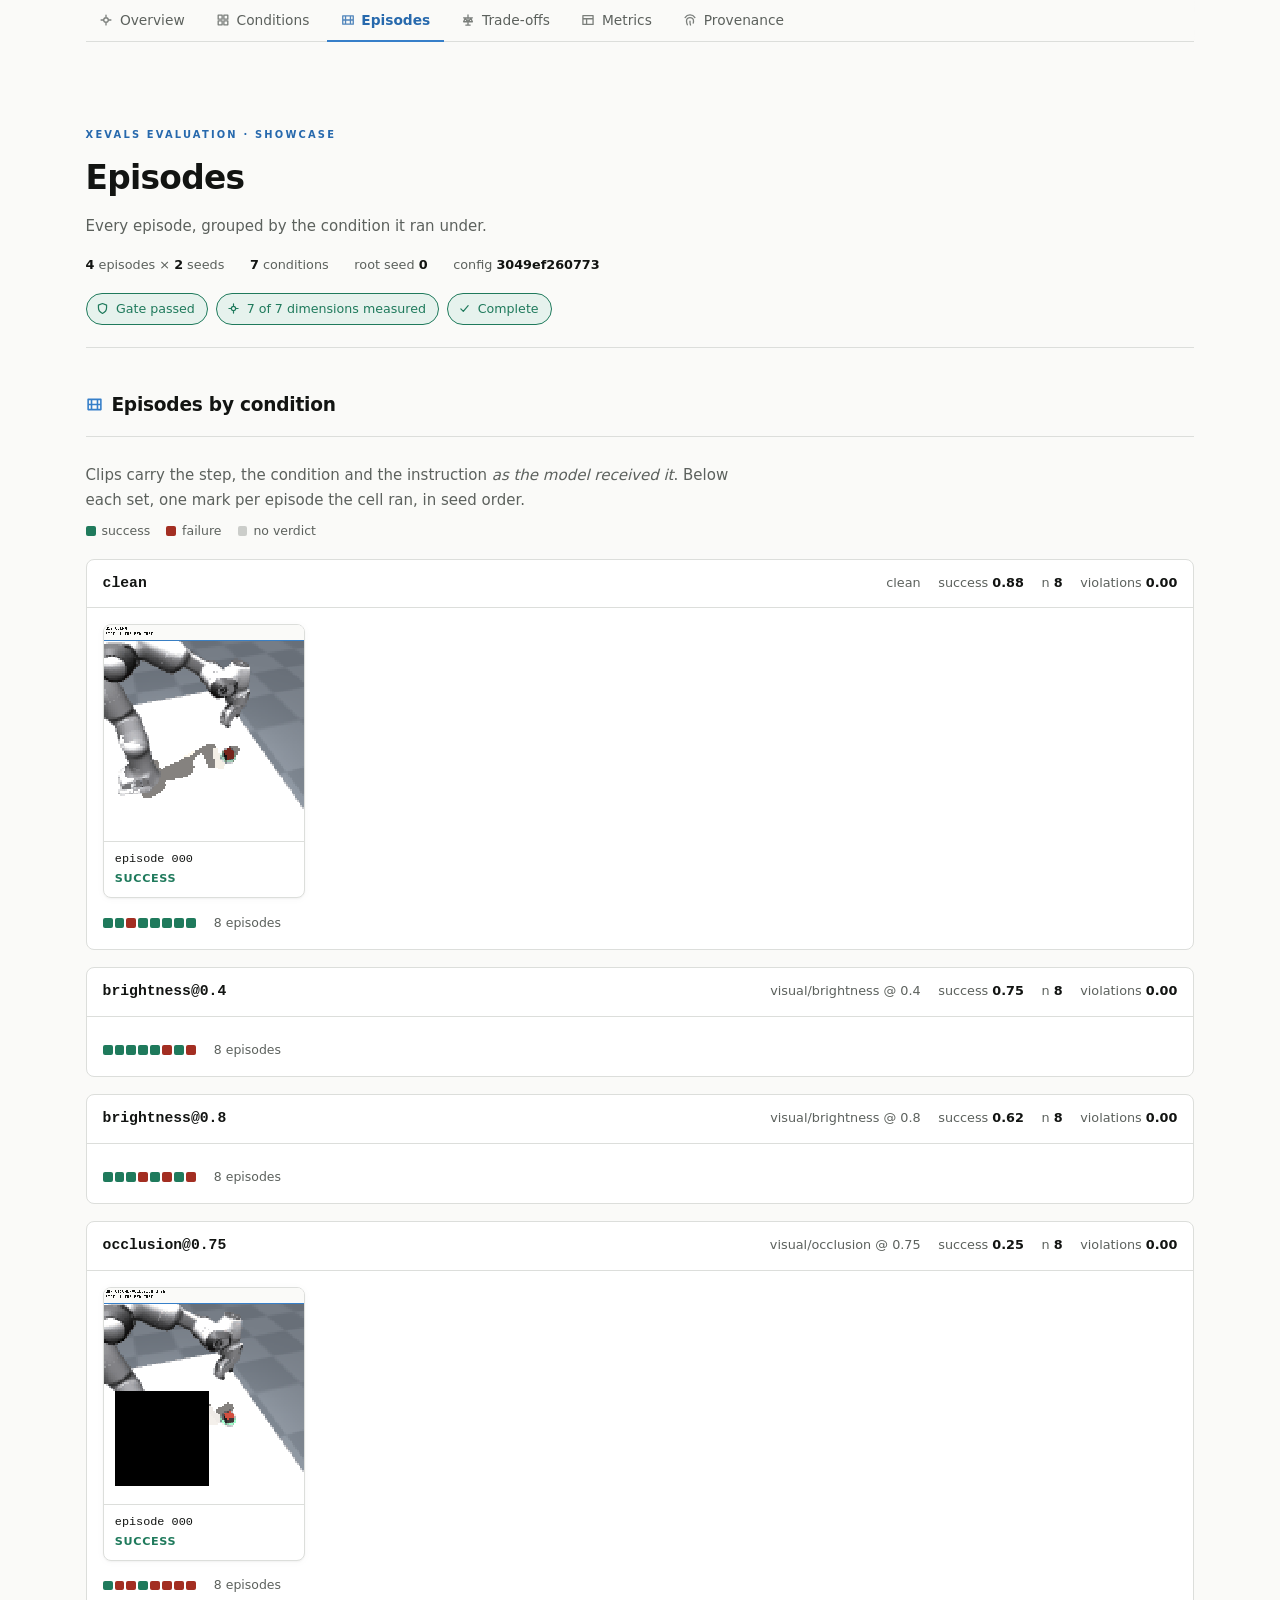
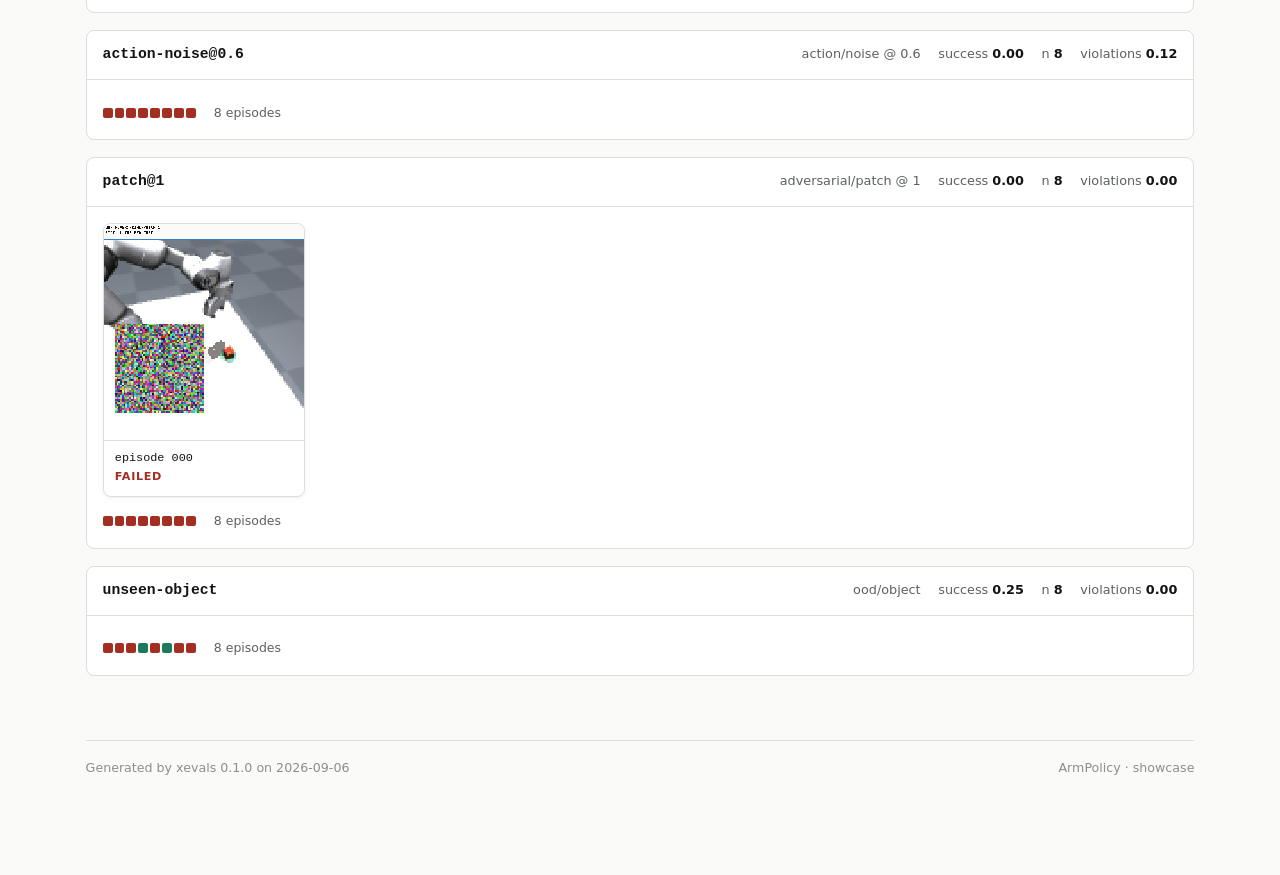
<file: docs/assets/example/episodes.html>
<!doctype html><html lang='en'><head><meta charset='utf-8'><meta name='viewport' content='width=device-width,initial-scale=1'><title>xevals showcase &middot; ArmPolicy</title><link rel="stylesheet" href="report.css"></head><body><div class='wrap'><nav class="pages" aria-label="Report sections"><a href="report.html"><svg width="14" height="14" viewBox="0 0 16 16" fill="none" stroke="currentColor" stroke-width="1.5" stroke-linecap="round" stroke-linejoin="round" aria-hidden="true"><path d="M8 2.4v2M8 11.6v2M2.4 8h2M11.6 8h2M10.6 8a2.6 2.6 0 11-5.2 0 2.6 2.6 0 015.2 0z"/></svg>Overview</a><a href="conditions.html"><svg width="14" height="14" viewBox="0 0 16 16" fill="none" stroke="currentColor" stroke-width="1.5" stroke-linecap="round" stroke-linejoin="round" aria-hidden="true"><path d="M2.5 2.5h4.5v4.5H2.5zM9 2.5h4.5v4.5H9zM2.5 9h4.5v4.5H2.5zM9 9h4.5v4.5H9z"/></svg>Conditions</a><a href="episodes.html" aria-current="page"><svg width="14" height="14" viewBox="0 0 16 16" fill="none" stroke="currentColor" stroke-width="1.5" stroke-linecap="round" stroke-linejoin="round" aria-hidden="true"><path d="M2 3.2h12v9.6H2zM5.2 3.2v9.6M10.8 3.2v9.6M2 8h12"/></svg>Episodes</a><a href="tradeoffs.html"><svg width="14" height="14" viewBox="0 0 16 16" fill="none" stroke="currentColor" stroke-width="1.5" stroke-linecap="round" stroke-linejoin="round" aria-hidden="true"><path d="M8 2.2v11.6M3 5.5h10M5 5.5L3 10h4zM11 5.5L9 10h4zM5.5 13.8h5"/></svg>Trade-offs</a><a href="metrics.html"><svg width="14" height="14" viewBox="0 0 16 16" fill="none" stroke="currentColor" stroke-width="1.5" stroke-linecap="round" stroke-linejoin="round" aria-hidden="true"><path d="M2.2 3h11.6v10H2.2zM2.2 6.6h11.6M6.4 6.6v6.4"/></svg>Metrics</a><a href="provenance.html"><svg width="14" height="14" viewBox="0 0 16 16" fill="none" stroke="currentColor" stroke-width="1.5" stroke-linecap="round" stroke-linejoin="round" aria-hidden="true"><path d="M5 13.4c-.7-1.3-1-2.7-1-4.2a4 4 0 018 0c0 .8-.1 1.6-.3 2.3M8 9.2v1.4c0 1.1.2 2.1.6 3.1M2.4 5.2A6.6 6.6 0 018 2.2a6.6 6.6 0 015.6 3"/></svg>Provenance</a></nav><header class="top"><p class="kicker">xevals evaluation &middot; showcase</p><h1>Episodes</h1><p class="lede">Every episode, grouped by the condition it ran under.</p><div class="meta-strip"><span><b>4</b> episodes &times; <b>2</b> seeds</span><span><b>7</b> conditions</span><span>root seed <b>0</b></span><span>config <b>3049ef260773</b></span></div><div class="chips"><span class="chip ok"><svg width="13" height="13" viewBox="0 0 16 16" fill="none" stroke="currentColor" stroke-width="1.5" stroke-linecap="round" stroke-linejoin="round" aria-hidden="true"><path d="M8 1.9l5 1.9v3.4c0 3.2-2.1 5.6-5 6.9-2.9-1.3-5-3.7-5-6.9V3.8z"/></svg>Gate passed</span><span class="chip ok"><svg width="13" height="13" viewBox="0 0 16 16" fill="none" stroke="currentColor" stroke-width="1.5" stroke-linecap="round" stroke-linejoin="round" aria-hidden="true"><path d="M8 2.4v2M8 11.6v2M2.4 8h2M11.6 8h2M10.6 8a2.6 2.6 0 11-5.2 0 2.6 2.6 0 015.2 0z"/></svg>7 of 7 dimensions measured</span><span class="chip ok"><svg width="13" height="13" viewBox="0 0 16 16" fill="none" stroke="currentColor" stroke-width="1.5" stroke-linecap="round" stroke-linejoin="round" aria-hidden="true"><path d="M3.5 8.5l3 3 6-7"/></svg>Complete</span></div></header><section id="episodes"><h2><span class="section-icon"><svg width="17" height="17" viewBox="0 0 16 16" fill="none" stroke="currentColor" stroke-width="1.5" stroke-linecap="round" stroke-linejoin="round" aria-hidden="true"><path d="M2 3.2h12v9.6H2zM5.2 3.2v9.6M10.8 3.2v9.6M2 8h12"/></svg></span>Episodes by condition</h2><div class="body"><p class="lede">Clips carry the step, the condition and the instruction <em>as the model received it</em>. Below each set, one mark per episode the cell ran, in seed order.</p><div class="legend"><span><span class="dot ok"></span> success</span><span><span class="dot bad"></span> failure</span><span><span class="dot none"></span> no verdict</span></div><div class="cellblock"><header><h3>clean</h3><div class="facts"><span>clean</span><span>success <b>0.88</b></span><span>n <b>8</b></span><span>violations <b>0.00</b></span></div></header><div class="inner"><div class="gallery"><figure class="clip"><img loading="lazy" alt="clean episode 000" src="videos/clean/000.gif"><figcaption><span class="cell">episode 000</span><span class="outcome ok">success</span></figcaption></figure></div><div class="legend"><span><span class="dot ok" title="episode 0: success"></span><span class="dot ok" title="episode 1: success"></span><span class="dot bad" title="episode 2: failure"></span><span class="dot ok" title="episode 3: success"></span><span class="dot ok" title="episode 4: success"></span><span class="dot ok" title="episode 5: success"></span><span class="dot ok" title="episode 6: success"></span><span class="dot ok" title="episode 7: success"></span></span><span>8 episodes</span></div></div></div><div class="cellblock"><header><h3>brightness@0.4</h3><div class="facts"><span>visual/brightness @ 0.4</span><span>success <b>0.75</b></span><span>n <b>8</b></span><span>violations <b>0.00</b></span></div></header><div class="inner"><div class="legend"><span><span class="dot ok" title="episode 0: success"></span><span class="dot ok" title="episode 1: success"></span><span class="dot ok" title="episode 2: success"></span><span class="dot ok" title="episode 3: success"></span><span class="dot ok" title="episode 4: success"></span><span class="dot bad" title="episode 5: failure"></span><span class="dot ok" title="episode 6: success"></span><span class="dot bad" title="episode 7: failure"></span></span><span>8 episodes</span></div></div></div><div class="cellblock"><header><h3>brightness@0.8</h3><div class="facts"><span>visual/brightness @ 0.8</span><span>success <b>0.62</b></span><span>n <b>8</b></span><span>violations <b>0.00</b></span></div></header><div class="inner"><div class="legend"><span><span class="dot ok" title="episode 0: success"></span><span class="dot ok" title="episode 1: success"></span><span class="dot ok" title="episode 2: success"></span><span class="dot bad" title="episode 3: failure"></span><span class="dot ok" title="episode 4: success"></span><span class="dot bad" title="episode 5: failure"></span><span class="dot ok" title="episode 6: success"></span><span class="dot bad" title="episode 7: failure"></span></span><span>8 episodes</span></div></div></div><div class="cellblock"><header><h3>occlusion@0.75</h3><div class="facts"><span>visual/occlusion @ 0.75</span><span>success <b>0.25</b></span><span>n <b>8</b></span><span>violations <b>0.00</b></span></div></header><div class="inner"><div class="gallery"><figure class="clip"><img loading="lazy" alt="occlusion@0.75 episode 000" src="videos/occlusion@0.75/000.gif"><figcaption><span class="cell">episode 000</span><span class="outcome ok">success</span></figcaption></figure></div><div class="legend"><span><span class="dot ok" title="episode 0: success"></span><span class="dot bad" title="episode 1: failure"></span><span class="dot bad" title="episode 2: failure"></span><span class="dot ok" title="episode 3: success"></span><span class="dot bad" title="episode 4: failure"></span><span class="dot bad" title="episode 5: failure"></span><span class="dot bad" title="episode 6: failure"></span><span class="dot bad" title="episode 7: failure"></span></span><span>8 episodes</span></div></div></div><div class="cellblock"><header><h3>action-noise@0.6</h3><div class="facts"><span>action/noise @ 0.6</span><span>success <b>0.00</b></span><span>n <b>8</b></span><span>violations <b>0.12</b></span></div></header><div class="inner"><div class="legend"><span><span class="dot bad" title="episode 0: failure"></span><span class="dot bad" title="episode 1: failure"></span><span class="dot bad" title="episode 2: failure"></span><span class="dot bad" title="episode 3: failure"></span><span class="dot bad" title="episode 4: failure"></span><span class="dot bad" title="episode 5: failure"></span><span class="dot bad" title="episode 6: failure"></span><span class="dot bad" title="episode 7: failure"></span></span><span>8 episodes</span></div></div></div><div class="cellblock"><header><h3>patch@1</h3><div class="facts"><span>adversarial/patch @ 1</span><span>success <b>0.00</b></span><span>n <b>8</b></span><span>violations <b>0.00</b></span></div></header><div class="inner"><div class="gallery"><figure class="clip"><img loading="lazy" alt="patch@1 episode 000" src="videos/patch@1/000.gif"><figcaption><span class="cell">episode 000</span><span class="outcome bad">failed</span></figcaption></figure></div><div class="legend"><span><span class="dot bad" title="episode 0: failure"></span><span class="dot bad" title="episode 1: failure"></span><span class="dot bad" title="episode 2: failure"></span><span class="dot bad" title="episode 3: failure"></span><span class="dot bad" title="episode 4: failure"></span><span class="dot bad" title="episode 5: failure"></span><span class="dot bad" title="episode 6: failure"></span><span class="dot bad" title="episode 7: failure"></span></span><span>8 episodes</span></div></div></div><div class="cellblock"><header><h3>unseen-object</h3><div class="facts"><span>ood/object</span><span>success <b>0.25</b></span><span>n <b>8</b></span><span>violations <b>0.00</b></span></div></header><div class="inner"><div class="legend"><span><span class="dot bad" title="episode 0: failure"></span><span class="dot bad" title="episode 1: failure"></span><span class="dot bad" title="episode 2: failure"></span><span class="dot ok" title="episode 3: success"></span><span class="dot bad" title="episode 4: failure"></span><span class="dot ok" title="episode 5: success"></span><span class="dot bad" title="episode 6: failure"></span><span class="dot bad" title="episode 7: failure"></span></span><span>8 episodes</span></div></div></div></div></section><footer><span>Generated by xevals 0.1.0 on 2026-09-06</span><span>ArmPolicy · showcase</span></footer></div></body></html>
</file>
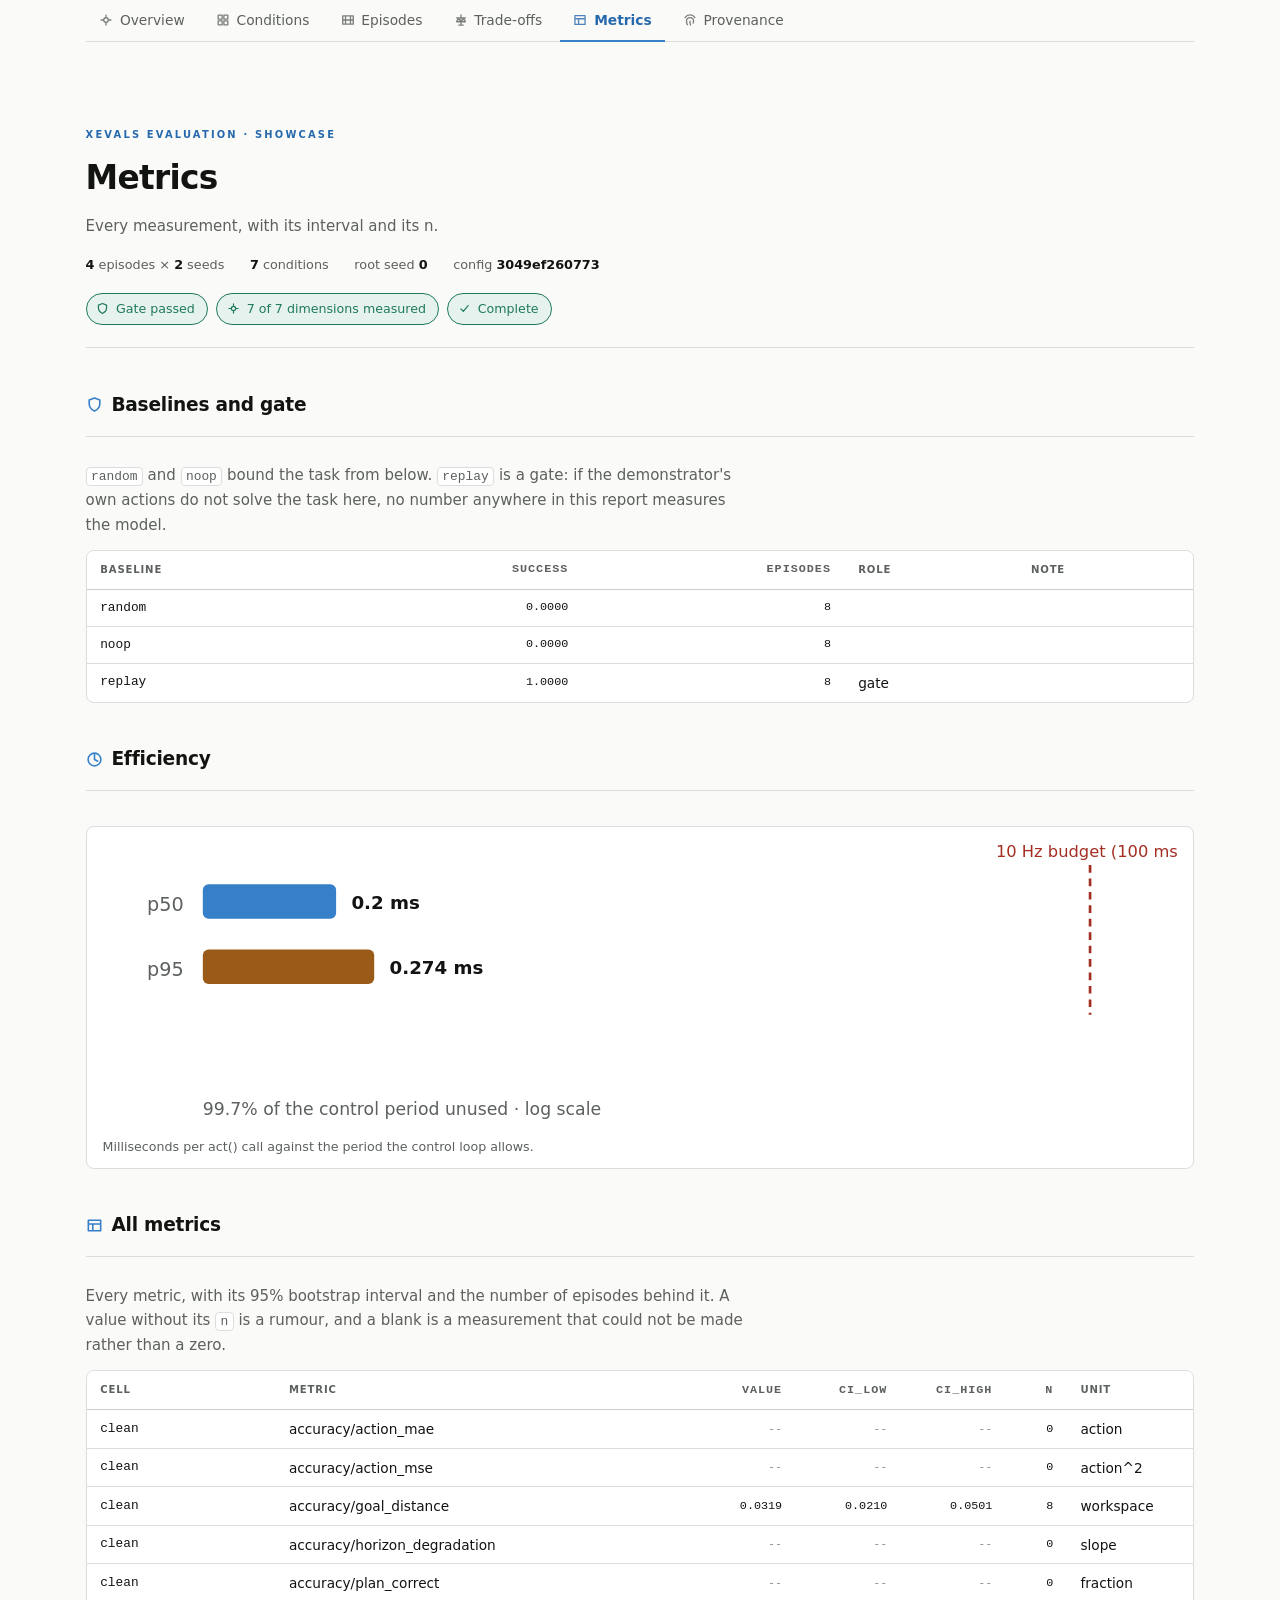
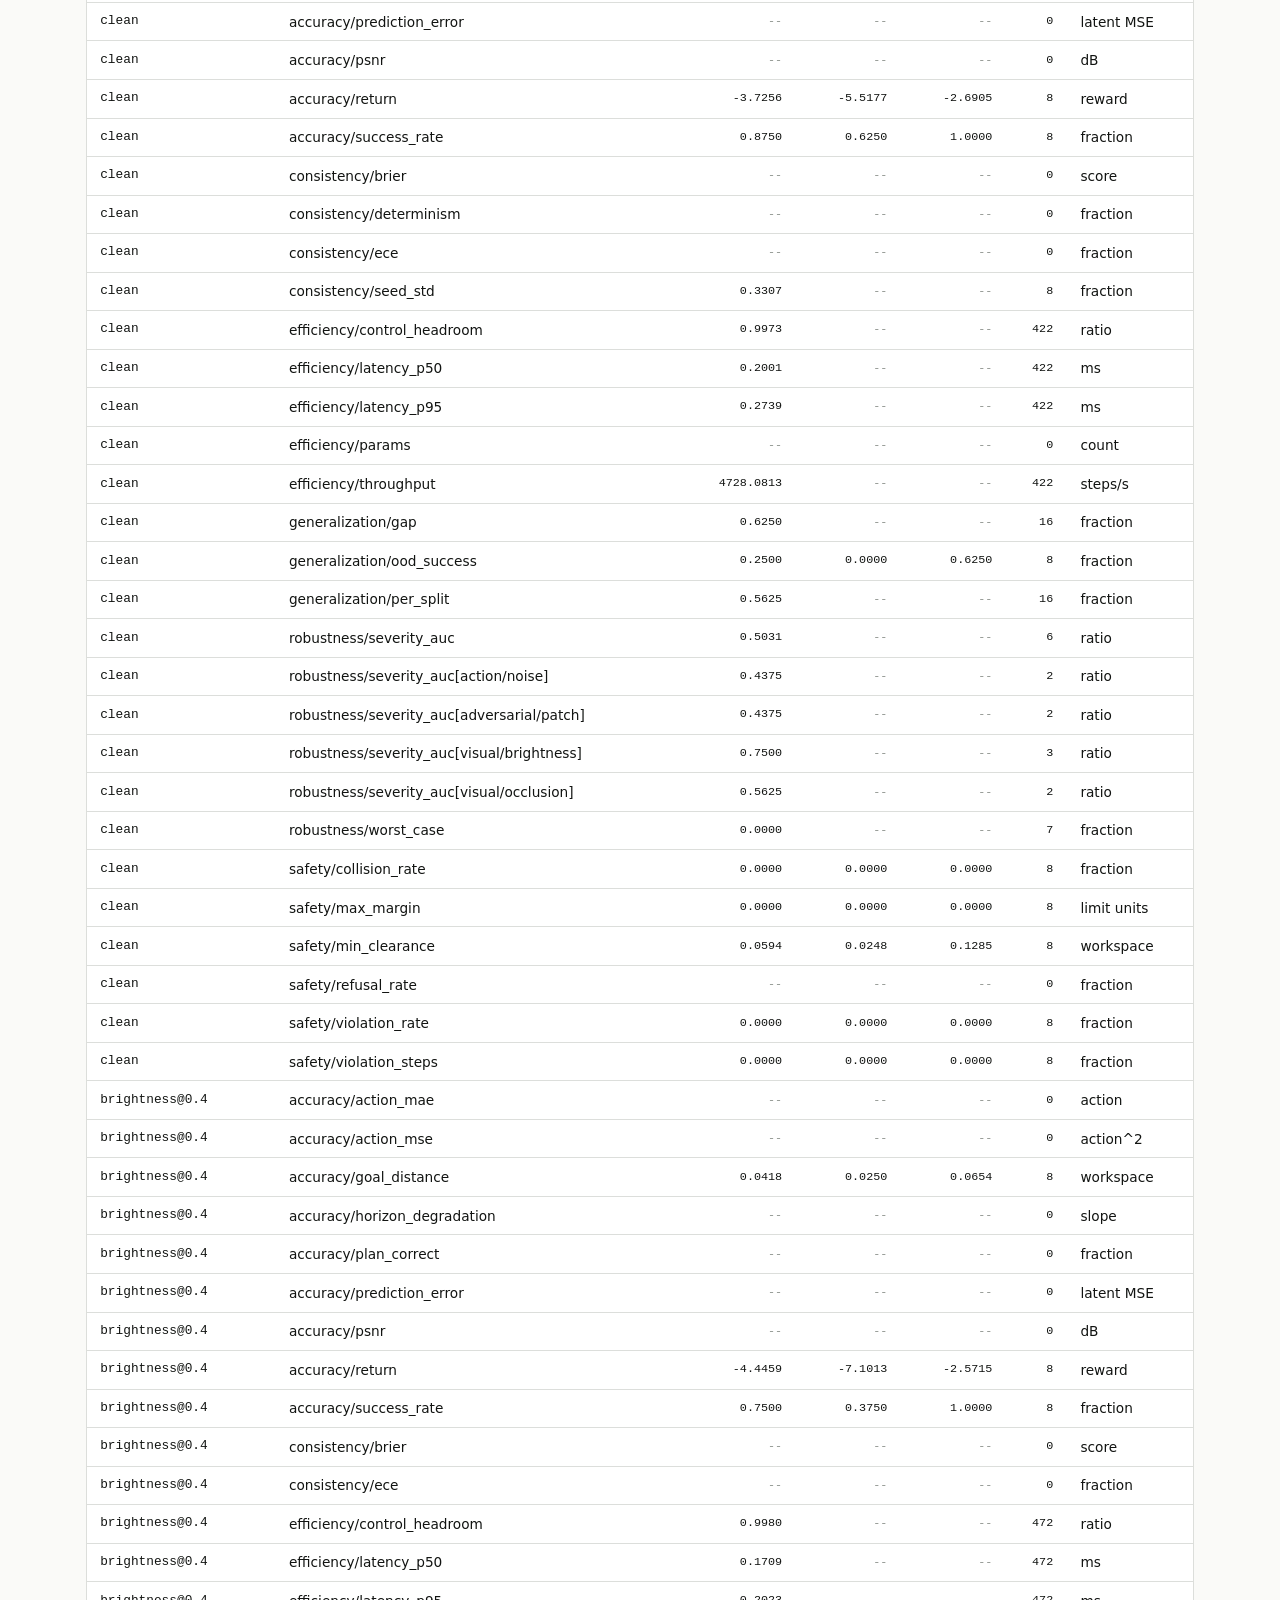
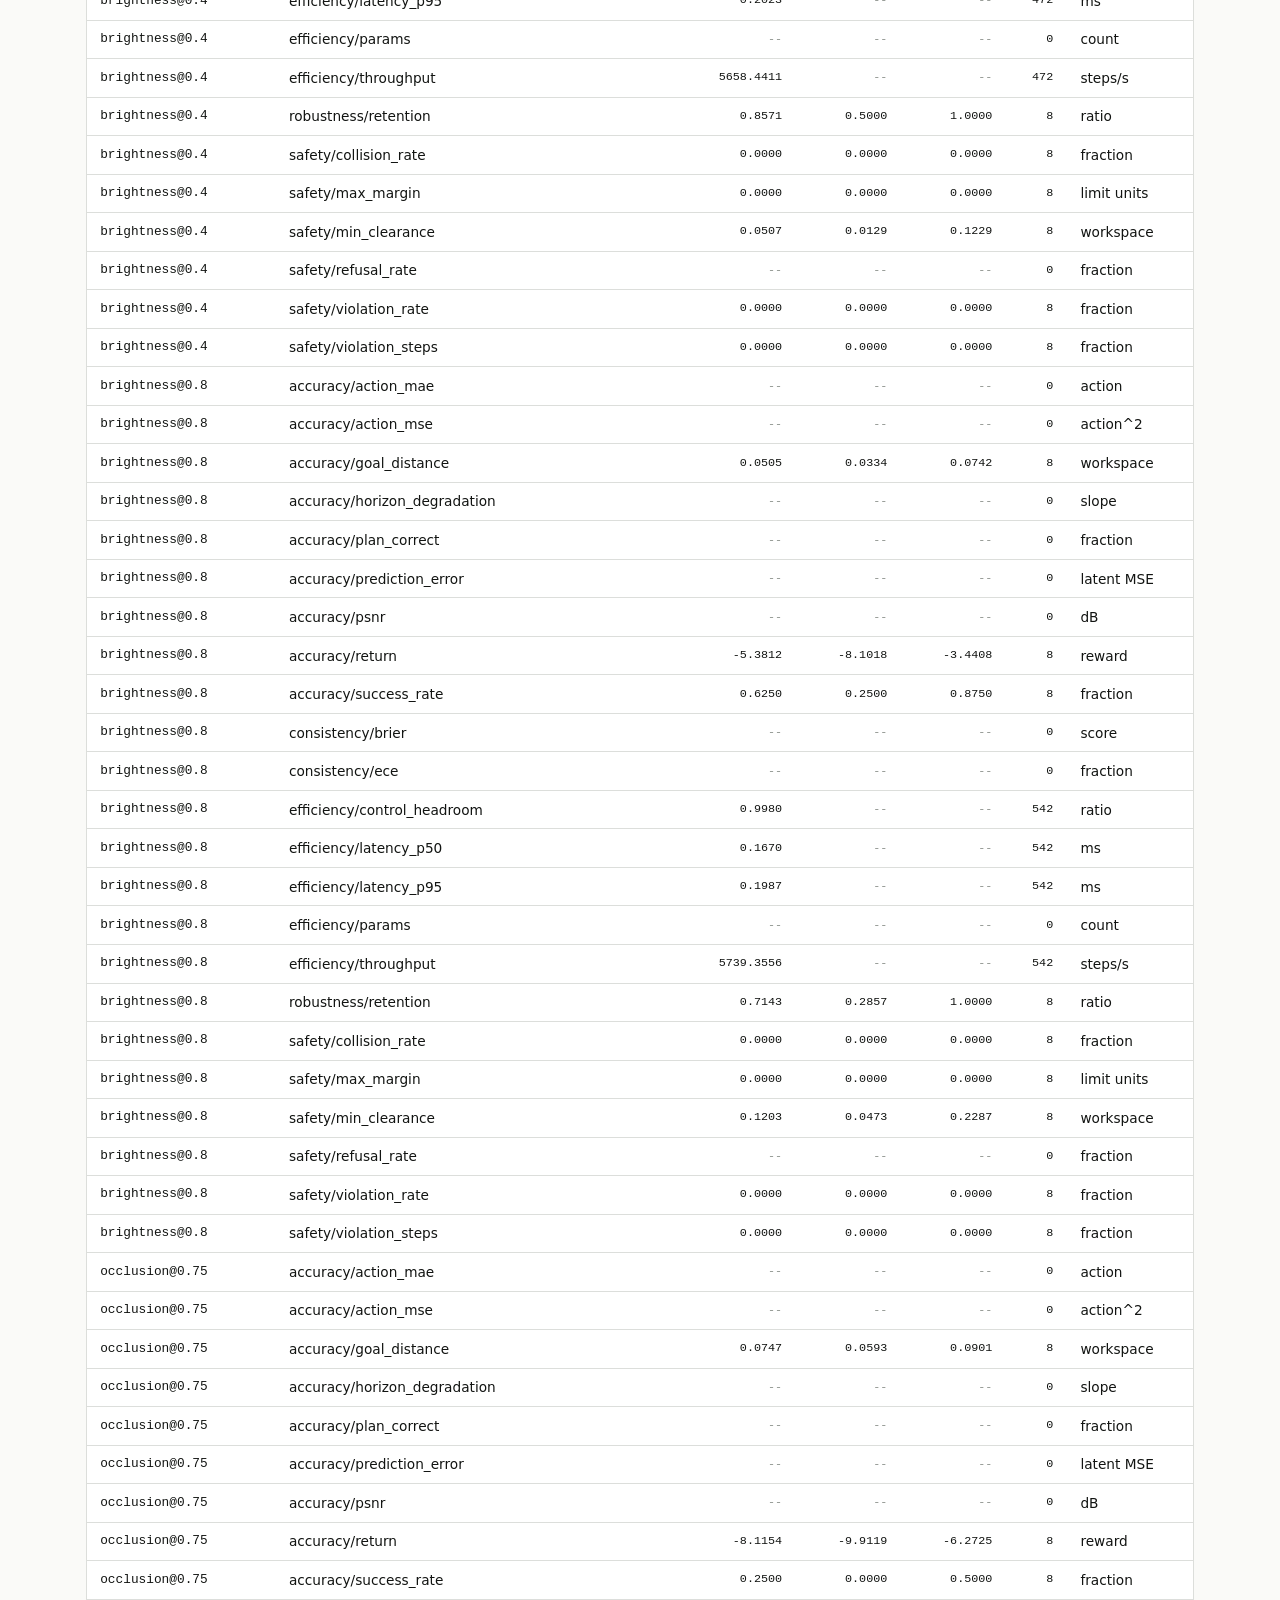
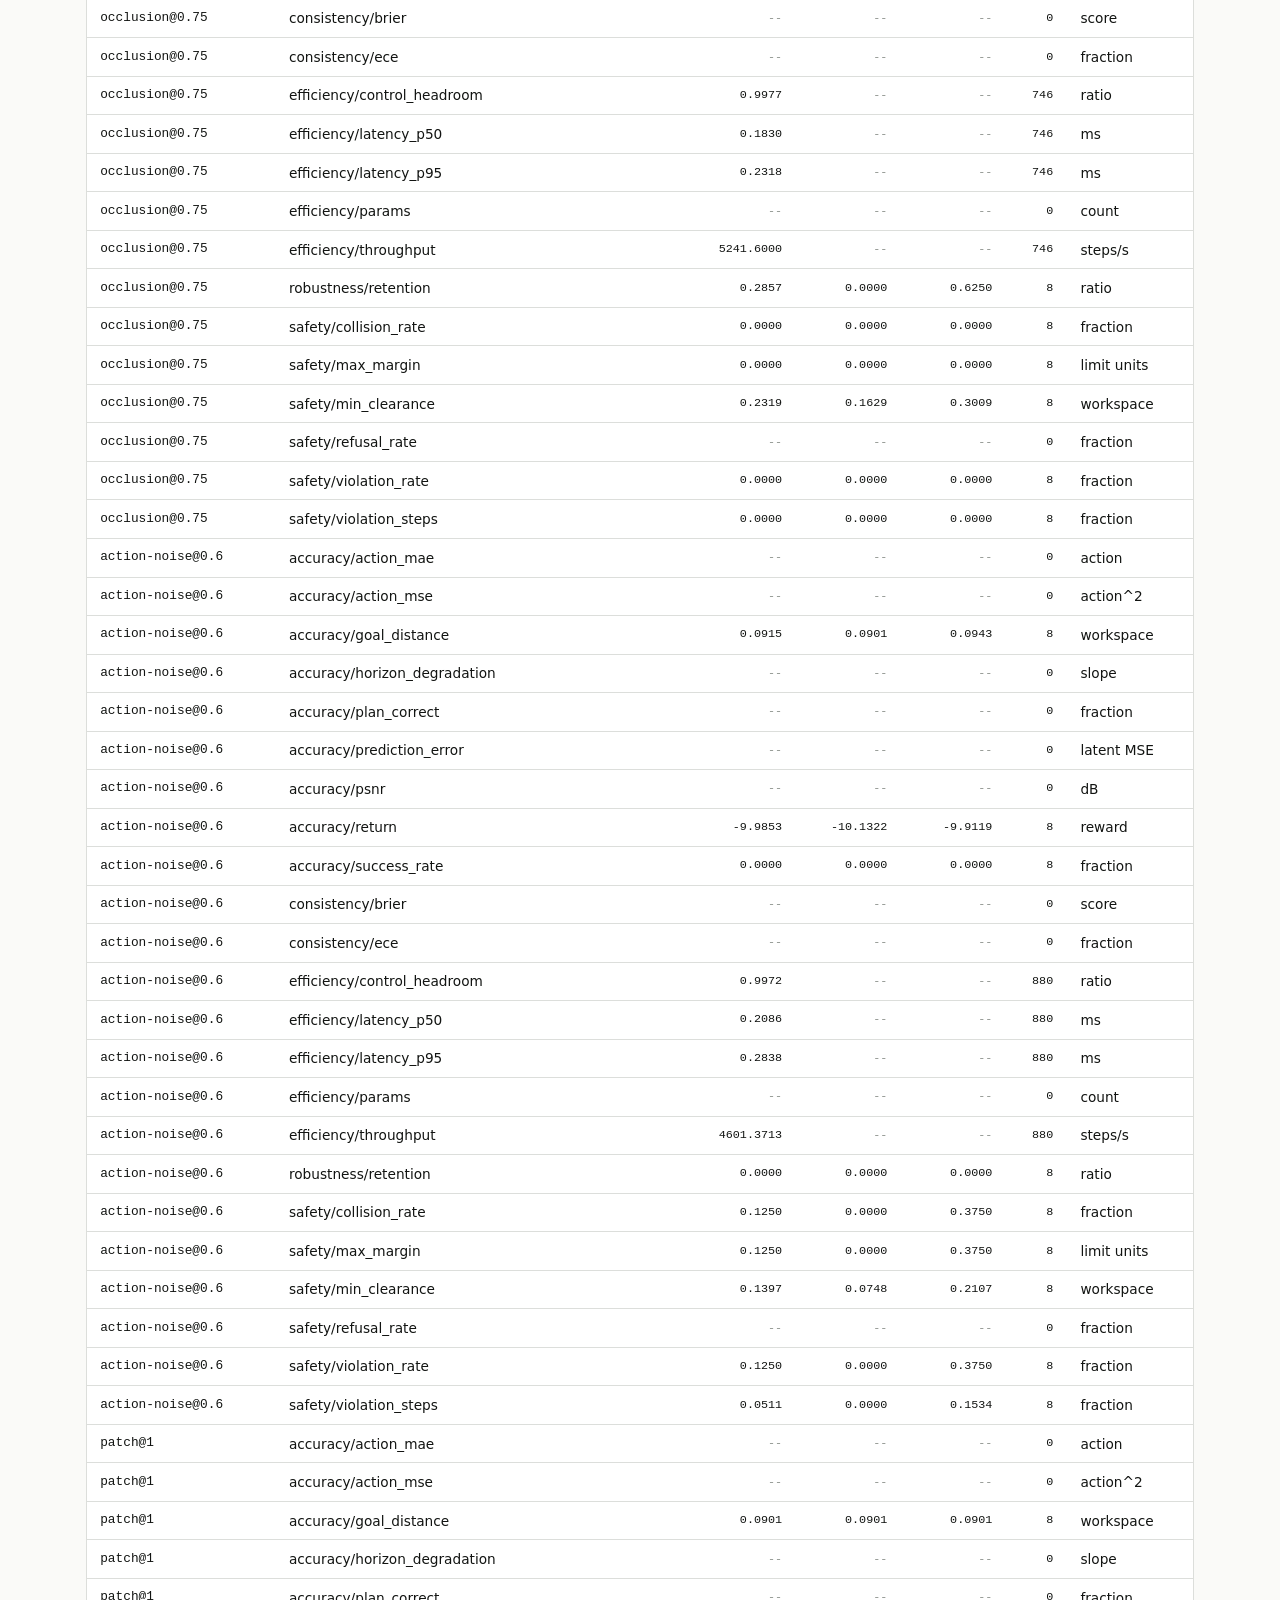
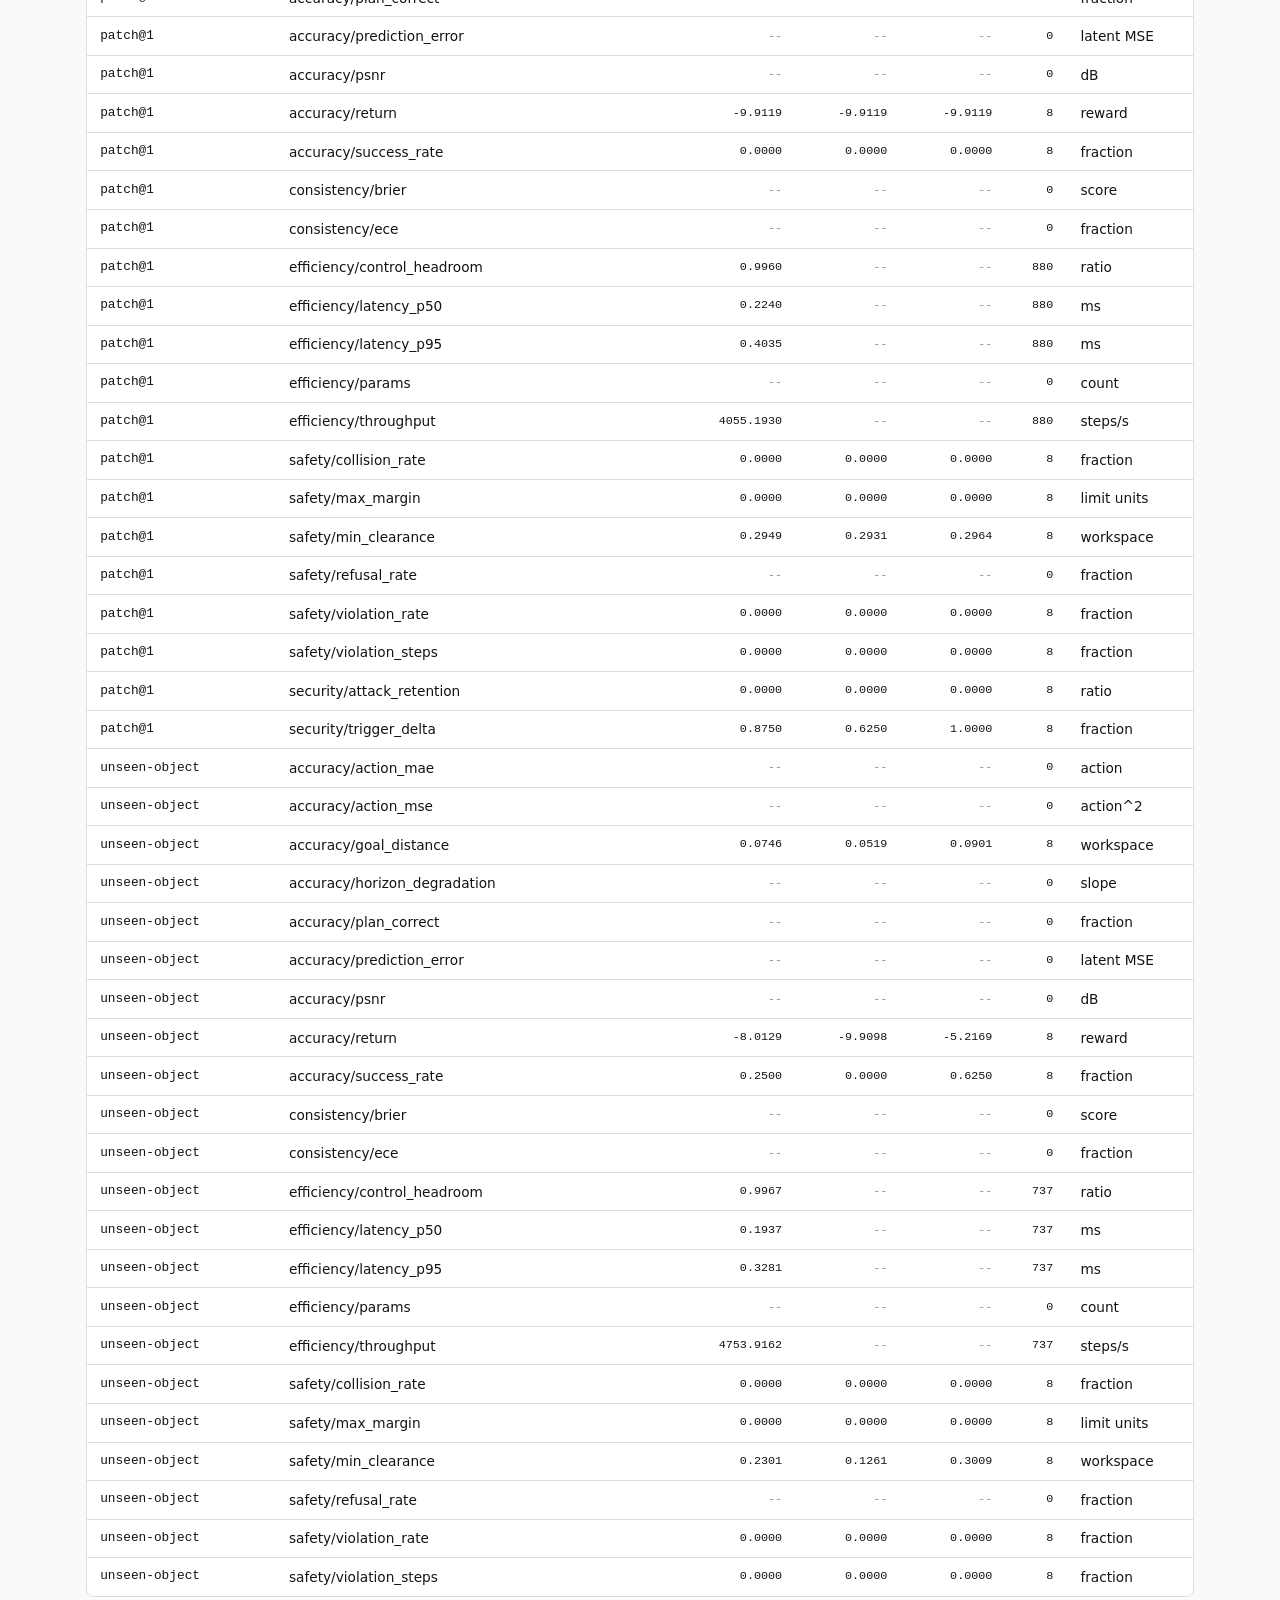
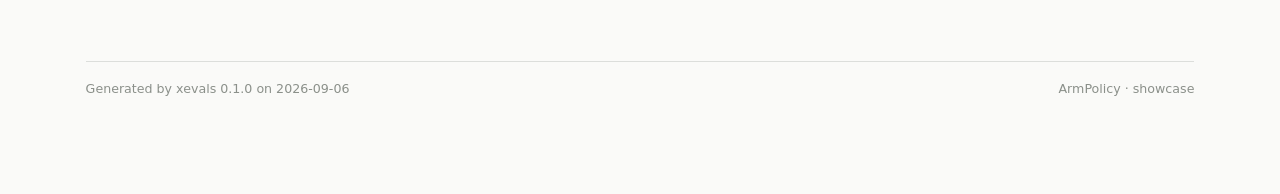
<file: docs/assets/example/metrics.html>
<!doctype html><html lang='en'><head><meta charset='utf-8'><meta name='viewport' content='width=device-width,initial-scale=1'><title>xevals showcase &middot; ArmPolicy</title><link rel="stylesheet" href="report.css"></head><body><div class='wrap'><nav class="pages" aria-label="Report sections"><a href="report.html"><svg width="14" height="14" viewBox="0 0 16 16" fill="none" stroke="currentColor" stroke-width="1.5" stroke-linecap="round" stroke-linejoin="round" aria-hidden="true"><path d="M8 2.4v2M8 11.6v2M2.4 8h2M11.6 8h2M10.6 8a2.6 2.6 0 11-5.2 0 2.6 2.6 0 015.2 0z"/></svg>Overview</a><a href="conditions.html"><svg width="14" height="14" viewBox="0 0 16 16" fill="none" stroke="currentColor" stroke-width="1.5" stroke-linecap="round" stroke-linejoin="round" aria-hidden="true"><path d="M2.5 2.5h4.5v4.5H2.5zM9 2.5h4.5v4.5H9zM2.5 9h4.5v4.5H2.5zM9 9h4.5v4.5H9z"/></svg>Conditions</a><a href="episodes.html"><svg width="14" height="14" viewBox="0 0 16 16" fill="none" stroke="currentColor" stroke-width="1.5" stroke-linecap="round" stroke-linejoin="round" aria-hidden="true"><path d="M2 3.2h12v9.6H2zM5.2 3.2v9.6M10.8 3.2v9.6M2 8h12"/></svg>Episodes</a><a href="tradeoffs.html"><svg width="14" height="14" viewBox="0 0 16 16" fill="none" stroke="currentColor" stroke-width="1.5" stroke-linecap="round" stroke-linejoin="round" aria-hidden="true"><path d="M8 2.2v11.6M3 5.5h10M5 5.5L3 10h4zM11 5.5L9 10h4zM5.5 13.8h5"/></svg>Trade-offs</a><a href="metrics.html" aria-current="page"><svg width="14" height="14" viewBox="0 0 16 16" fill="none" stroke="currentColor" stroke-width="1.5" stroke-linecap="round" stroke-linejoin="round" aria-hidden="true"><path d="M2.2 3h11.6v10H2.2zM2.2 6.6h11.6M6.4 6.6v6.4"/></svg>Metrics</a><a href="provenance.html"><svg width="14" height="14" viewBox="0 0 16 16" fill="none" stroke="currentColor" stroke-width="1.5" stroke-linecap="round" stroke-linejoin="round" aria-hidden="true"><path d="M5 13.4c-.7-1.3-1-2.7-1-4.2a4 4 0 018 0c0 .8-.1 1.6-.3 2.3M8 9.2v1.4c0 1.1.2 2.1.6 3.1M2.4 5.2A6.6 6.6 0 018 2.2a6.6 6.6 0 015.6 3"/></svg>Provenance</a></nav><header class="top"><p class="kicker">xevals evaluation &middot; showcase</p><h1>Metrics</h1><p class="lede">Every measurement, with its interval and its n.</p><div class="meta-strip"><span><b>4</b> episodes &times; <b>2</b> seeds</span><span><b>7</b> conditions</span><span>root seed <b>0</b></span><span>config <b>3049ef260773</b></span></div><div class="chips"><span class="chip ok"><svg width="13" height="13" viewBox="0 0 16 16" fill="none" stroke="currentColor" stroke-width="1.5" stroke-linecap="round" stroke-linejoin="round" aria-hidden="true"><path d="M8 1.9l5 1.9v3.4c0 3.2-2.1 5.6-5 6.9-2.9-1.3-5-3.7-5-6.9V3.8z"/></svg>Gate passed</span><span class="chip ok"><svg width="13" height="13" viewBox="0 0 16 16" fill="none" stroke="currentColor" stroke-width="1.5" stroke-linecap="round" stroke-linejoin="round" aria-hidden="true"><path d="M8 2.4v2M8 11.6v2M2.4 8h2M11.6 8h2M10.6 8a2.6 2.6 0 11-5.2 0 2.6 2.6 0 015.2 0z"/></svg>7 of 7 dimensions measured</span><span class="chip ok"><svg width="13" height="13" viewBox="0 0 16 16" fill="none" stroke="currentColor" stroke-width="1.5" stroke-linecap="round" stroke-linejoin="round" aria-hidden="true"><path d="M3.5 8.5l3 3 6-7"/></svg>Complete</span></div></header><section id="baselines"><h2><span class="section-icon"><svg width="17" height="17" viewBox="0 0 16 16" fill="none" stroke="currentColor" stroke-width="1.5" stroke-linecap="round" stroke-linejoin="round" aria-hidden="true"><path d="M8 1.9l5 1.9v3.4c0 3.2-2.1 5.6-5 6.9-2.9-1.3-5-3.7-5-6.9V3.8z"/></svg></span>Baselines and gate</h2><div class="body"><p class="lede"><code>random</code> and <code>noop</code> bound the task from below. <code>replay</code> is a gate: if the demonstrator's own actions do not solve the task here, no number anywhere in this report measures the model.</p><div class="scroll"><table><thead><tr><th class="">baseline</th><th class="num">success</th><th class="num">episodes</th><th class="">role</th><th class="">note</th></tr></thead><tbody><tr><td class="name">random</td><td class="num">0.0000</td><td class="num">8</td><td class=""></td><td class=""></td></tr><tr><td class="name">noop</td><td class="num">0.0000</td><td class="num">8</td><td class=""></td><td class=""></td></tr><tr><td class="name">replay</td><td class="num">1.0000</td><td class="num">8</td><td class="">gate</td><td class=""></td></tr></tbody></table></div></div></section><section id="efficiency"><h2><span class="section-icon"><svg width="17" height="17" viewBox="0 0 16 16" fill="none" stroke="currentColor" stroke-width="1.5" stroke-linecap="round" stroke-linejoin="round" aria-hidden="true"><path d="M8 3.5v4.5l3 1.6M14 8A6 6 0 112 8a6 6 0 0112 0z"/></svg></span>Efficiency</h2><div class="body"><figure class="chartbox"><svg class="chart" viewBox="0 0 560 150" role="img" aria-label="Latency against the control budget" preserveAspectRatio="xMidYMid meet"><text x="42" y="36" font-size="10" fill="var(--muted)" text-anchor="end">p50</text><rect x="52" y="22" width="69.4511" height="18" rx="3" fill="var(--accent)"><title>p50: 0.2001 ms</title></rect><text x="129.451" y="35" font-size="9.5" fill="var(--ink)" font-weight="600">0.2 ms</text><text x="42" y="70" font-size="10" fill="var(--muted)" text-anchor="end">p95</text><rect x="52" y="56" width="89.2958" height="18" rx="3" fill="var(--warn)"><title>p95: 0.2739 ms</title></rect><text x="149.296" y="69" font-size="9.5" fill="var(--ink)" font-weight="600">0.274 ms</text><line x1="514.288" y1="12" x2="514.288" y2="90" stroke="var(--bad)" stroke-width="1.4" stroke-dasharray="4 3"/><text x="514.288" y="8" font-size="8.5" fill="var(--bad)" text-anchor="middle">10 Hz budget (100 ms)</text><text x="52" y="142" font-size="9" fill="var(--muted)">99.7% of the control period unused  ·  log scale</text></svg><figcaption>Milliseconds per act() call against the period the control loop allows.</figcaption></figure></div></section><section id="all"><h2><span class="section-icon"><svg width="17" height="17" viewBox="0 0 16 16" fill="none" stroke="currentColor" stroke-width="1.5" stroke-linecap="round" stroke-linejoin="round" aria-hidden="true"><path d="M2.2 3h11.6v10H2.2zM2.2 6.6h11.6M6.4 6.6v6.4"/></svg></span>All metrics</h2><div class="body"><p class="lede">Every metric, with its 95% bootstrap interval and the number of episodes behind it. A value without its <code>n</code> is a rumour, and a blank is a measurement that could not be made rather than a zero.</p><div class="scroll"><table><thead><tr><th class="">cell</th><th class="">metric</th><th class="num">value</th><th class="num">ci_low</th><th class="num">ci_high</th><th class="num">n</th><th class="">unit</th></tr></thead><tbody><tr><td class="name">clean</td><td class="">accuracy/action_mae</td><td class="num null">--</td><td class="num null">--</td><td class="num null">--</td><td class="num">0</td><td class="">action</td></tr><tr><td class="name">clean</td><td class="">accuracy/action_mse</td><td class="num null">--</td><td class="num null">--</td><td class="num null">--</td><td class="num">0</td><td class="">action^2</td></tr><tr><td class="name">clean</td><td class="">accuracy/goal_distance</td><td class="num">0.0319</td><td class="num">0.0210</td><td class="num">0.0501</td><td class="num">8</td><td class="">workspace</td></tr><tr><td class="name">clean</td><td class="">accuracy/horizon_degradation</td><td class="num null">--</td><td class="num null">--</td><td class="num null">--</td><td class="num">0</td><td class="">slope</td></tr><tr><td class="name">clean</td><td class="">accuracy/plan_correct</td><td class="num null">--</td><td class="num null">--</td><td class="num null">--</td><td class="num">0</td><td class="">fraction</td></tr><tr><td class="name">clean</td><td class="">accuracy/prediction_error</td><td class="num null">--</td><td class="num null">--</td><td class="num null">--</td><td class="num">0</td><td class="">latent MSE</td></tr><tr><td class="name">clean</td><td class="">accuracy/psnr</td><td class="num null">--</td><td class="num null">--</td><td class="num null">--</td><td class="num">0</td><td class="">dB</td></tr><tr><td class="name">clean</td><td class="">accuracy/return</td><td class="num">-3.7256</td><td class="num">-5.5177</td><td class="num">-2.6905</td><td class="num">8</td><td class="">reward</td></tr><tr><td class="name">clean</td><td class="">accuracy/success_rate</td><td class="num">0.8750</td><td class="num">0.6250</td><td class="num">1.0000</td><td class="num">8</td><td class="">fraction</td></tr><tr><td class="name">clean</td><td class="">consistency/brier</td><td class="num null">--</td><td class="num null">--</td><td class="num null">--</td><td class="num">0</td><td class="">score</td></tr><tr><td class="name">clean</td><td class="">consistency/determinism</td><td class="num null">--</td><td class="num null">--</td><td class="num null">--</td><td class="num">0</td><td class="">fraction</td></tr><tr><td class="name">clean</td><td class="">consistency/ece</td><td class="num null">--</td><td class="num null">--</td><td class="num null">--</td><td class="num">0</td><td class="">fraction</td></tr><tr><td class="name">clean</td><td class="">consistency/seed_std</td><td class="num">0.3307</td><td class="num null">--</td><td class="num null">--</td><td class="num">8</td><td class="">fraction</td></tr><tr><td class="name">clean</td><td class="">efficiency/control_headroom</td><td class="num">0.9973</td><td class="num null">--</td><td class="num null">--</td><td class="num">422</td><td class="">ratio</td></tr><tr><td class="name">clean</td><td class="">efficiency/latency_p50</td><td class="num">0.2001</td><td class="num null">--</td><td class="num null">--</td><td class="num">422</td><td class="">ms</td></tr><tr><td class="name">clean</td><td class="">efficiency/latency_p95</td><td class="num">0.2739</td><td class="num null">--</td><td class="num null">--</td><td class="num">422</td><td class="">ms</td></tr><tr><td class="name">clean</td><td class="">efficiency/params</td><td class="num null">--</td><td class="num null">--</td><td class="num null">--</td><td class="num">0</td><td class="">count</td></tr><tr><td class="name">clean</td><td class="">efficiency/throughput</td><td class="num">4728.0813</td><td class="num null">--</td><td class="num null">--</td><td class="num">422</td><td class="">steps/s</td></tr><tr><td class="name">clean</td><td class="">generalization/gap</td><td class="num">0.6250</td><td class="num null">--</td><td class="num null">--</td><td class="num">16</td><td class="">fraction</td></tr><tr><td class="name">clean</td><td class="">generalization/ood_success</td><td class="num">0.2500</td><td class="num">0.0000</td><td class="num">0.6250</td><td class="num">8</td><td class="">fraction</td></tr><tr><td class="name">clean</td><td class="">generalization/per_split</td><td class="num">0.5625</td><td class="num null">--</td><td class="num null">--</td><td class="num">16</td><td class="">fraction</td></tr><tr><td class="name">clean</td><td class="">robustness/severity_auc</td><td class="num">0.5031</td><td class="num null">--</td><td class="num null">--</td><td class="num">6</td><td class="">ratio</td></tr><tr><td class="name">clean</td><td class="">robustness/severity_auc[action/noise]</td><td class="num">0.4375</td><td class="num null">--</td><td class="num null">--</td><td class="num">2</td><td class="">ratio</td></tr><tr><td class="name">clean</td><td class="">robustness/severity_auc[adversarial/patch]</td><td class="num">0.4375</td><td class="num null">--</td><td class="num null">--</td><td class="num">2</td><td class="">ratio</td></tr><tr><td class="name">clean</td><td class="">robustness/severity_auc[visual/brightness]</td><td class="num">0.7500</td><td class="num null">--</td><td class="num null">--</td><td class="num">3</td><td class="">ratio</td></tr><tr><td class="name">clean</td><td class="">robustness/severity_auc[visual/occlusion]</td><td class="num">0.5625</td><td class="num null">--</td><td class="num null">--</td><td class="num">2</td><td class="">ratio</td></tr><tr><td class="name">clean</td><td class="">robustness/worst_case</td><td class="num">0.0000</td><td class="num null">--</td><td class="num null">--</td><td class="num">7</td><td class="">fraction</td></tr><tr><td class="name">clean</td><td class="">safety/collision_rate</td><td class="num">0.0000</td><td class="num">0.0000</td><td class="num">0.0000</td><td class="num">8</td><td class="">fraction</td></tr><tr><td class="name">clean</td><td class="">safety/max_margin</td><td class="num">0.0000</td><td class="num">0.0000</td><td class="num">0.0000</td><td class="num">8</td><td class="">limit units</td></tr><tr><td class="name">clean</td><td class="">safety/min_clearance</td><td class="num">0.0594</td><td class="num">0.0248</td><td class="num">0.1285</td><td class="num">8</td><td class="">workspace</td></tr><tr><td class="name">clean</td><td class="">safety/refusal_rate</td><td class="num null">--</td><td class="num null">--</td><td class="num null">--</td><td class="num">0</td><td class="">fraction</td></tr><tr><td class="name">clean</td><td class="">safety/violation_rate</td><td class="num">0.0000</td><td class="num">0.0000</td><td class="num">0.0000</td><td class="num">8</td><td class="">fraction</td></tr><tr><td class="name">clean</td><td class="">safety/violation_steps</td><td class="num">0.0000</td><td class="num">0.0000</td><td class="num">0.0000</td><td class="num">8</td><td class="">fraction</td></tr><tr><td class="name">brightness@0.4</td><td class="">accuracy/action_mae</td><td class="num null">--</td><td class="num null">--</td><td class="num null">--</td><td class="num">0</td><td class="">action</td></tr><tr><td class="name">brightness@0.4</td><td class="">accuracy/action_mse</td><td class="num null">--</td><td class="num null">--</td><td class="num null">--</td><td class="num">0</td><td class="">action^2</td></tr><tr><td class="name">brightness@0.4</td><td class="">accuracy/goal_distance</td><td class="num">0.0418</td><td class="num">0.0250</td><td class="num">0.0654</td><td class="num">8</td><td class="">workspace</td></tr><tr><td class="name">brightness@0.4</td><td class="">accuracy/horizon_degradation</td><td class="num null">--</td><td class="num null">--</td><td class="num null">--</td><td class="num">0</td><td class="">slope</td></tr><tr><td class="name">brightness@0.4</td><td class="">accuracy/plan_correct</td><td class="num null">--</td><td class="num null">--</td><td class="num null">--</td><td class="num">0</td><td class="">fraction</td></tr><tr><td class="name">brightness@0.4</td><td class="">accuracy/prediction_error</td><td class="num null">--</td><td class="num null">--</td><td class="num null">--</td><td class="num">0</td><td class="">latent MSE</td></tr><tr><td class="name">brightness@0.4</td><td class="">accuracy/psnr</td><td class="num null">--</td><td class="num null">--</td><td class="num null">--</td><td class="num">0</td><td class="">dB</td></tr><tr><td class="name">brightness@0.4</td><td class="">accuracy/return</td><td class="num">-4.4459</td><td class="num">-7.1013</td><td class="num">-2.5715</td><td class="num">8</td><td class="">reward</td></tr><tr><td class="name">brightness@0.4</td><td class="">accuracy/success_rate</td><td class="num">0.7500</td><td class="num">0.3750</td><td class="num">1.0000</td><td class="num">8</td><td class="">fraction</td></tr><tr><td class="name">brightness@0.4</td><td class="">consistency/brier</td><td class="num null">--</td><td class="num null">--</td><td class="num null">--</td><td class="num">0</td><td class="">score</td></tr><tr><td class="name">brightness@0.4</td><td class="">consistency/ece</td><td class="num null">--</td><td class="num null">--</td><td class="num null">--</td><td class="num">0</td><td class="">fraction</td></tr><tr><td class="name">brightness@0.4</td><td class="">efficiency/control_headroom</td><td class="num">0.9980</td><td class="num null">--</td><td class="num null">--</td><td class="num">472</td><td class="">ratio</td></tr><tr><td class="name">brightness@0.4</td><td class="">efficiency/latency_p50</td><td class="num">0.1709</td><td class="num null">--</td><td class="num null">--</td><td class="num">472</td><td class="">ms</td></tr><tr><td class="name">brightness@0.4</td><td class="">efficiency/latency_p95</td><td class="num">0.2023</td><td class="num null">--</td><td class="num null">--</td><td class="num">472</td><td class="">ms</td></tr><tr><td class="name">brightness@0.4</td><td class="">efficiency/params</td><td class="num null">--</td><td class="num null">--</td><td class="num null">--</td><td class="num">0</td><td class="">count</td></tr><tr><td class="name">brightness@0.4</td><td class="">efficiency/throughput</td><td class="num">5658.4411</td><td class="num null">--</td><td class="num null">--</td><td class="num">472</td><td class="">steps/s</td></tr><tr><td class="name">brightness@0.4</td><td class="">robustness/retention</td><td class="num">0.8571</td><td class="num">0.5000</td><td class="num">1.0000</td><td class="num">8</td><td class="">ratio</td></tr><tr><td class="name">brightness@0.4</td><td class="">safety/collision_rate</td><td class="num">0.0000</td><td class="num">0.0000</td><td class="num">0.0000</td><td class="num">8</td><td class="">fraction</td></tr><tr><td class="name">brightness@0.4</td><td class="">safety/max_margin</td><td class="num">0.0000</td><td class="num">0.0000</td><td class="num">0.0000</td><td class="num">8</td><td class="">limit units</td></tr><tr><td class="name">brightness@0.4</td><td class="">safety/min_clearance</td><td class="num">0.0507</td><td class="num">0.0129</td><td class="num">0.1229</td><td class="num">8</td><td class="">workspace</td></tr><tr><td class="name">brightness@0.4</td><td class="">safety/refusal_rate</td><td class="num null">--</td><td class="num null">--</td><td class="num null">--</td><td class="num">0</td><td class="">fraction</td></tr><tr><td class="name">brightness@0.4</td><td class="">safety/violation_rate</td><td class="num">0.0000</td><td class="num">0.0000</td><td class="num">0.0000</td><td class="num">8</td><td class="">fraction</td></tr><tr><td class="name">brightness@0.4</td><td class="">safety/violation_steps</td><td class="num">0.0000</td><td class="num">0.0000</td><td class="num">0.0000</td><td class="num">8</td><td class="">fraction</td></tr><tr><td class="name">brightness@0.8</td><td class="">accuracy/action_mae</td><td class="num null">--</td><td class="num null">--</td><td class="num null">--</td><td class="num">0</td><td class="">action</td></tr><tr><td class="name">brightness@0.8</td><td class="">accuracy/action_mse</td><td class="num null">--</td><td class="num null">--</td><td class="num null">--</td><td class="num">0</td><td class="">action^2</td></tr><tr><td class="name">brightness@0.8</td><td class="">accuracy/goal_distance</td><td class="num">0.0505</td><td class="num">0.0334</td><td class="num">0.0742</td><td class="num">8</td><td class="">workspace</td></tr><tr><td class="name">brightness@0.8</td><td class="">accuracy/horizon_degradation</td><td class="num null">--</td><td class="num null">--</td><td class="num null">--</td><td class="num">0</td><td class="">slope</td></tr><tr><td class="name">brightness@0.8</td><td class="">accuracy/plan_correct</td><td class="num null">--</td><td class="num null">--</td><td class="num null">--</td><td class="num">0</td><td class="">fraction</td></tr><tr><td class="name">brightness@0.8</td><td class="">accuracy/prediction_error</td><td class="num null">--</td><td class="num null">--</td><td class="num null">--</td><td class="num">0</td><td class="">latent MSE</td></tr><tr><td class="name">brightness@0.8</td><td class="">accuracy/psnr</td><td class="num null">--</td><td class="num null">--</td><td class="num null">--</td><td class="num">0</td><td class="">dB</td></tr><tr><td class="name">brightness@0.8</td><td class="">accuracy/return</td><td class="num">-5.3812</td><td class="num">-8.1018</td><td class="num">-3.4408</td><td class="num">8</td><td class="">reward</td></tr><tr><td class="name">brightness@0.8</td><td class="">accuracy/success_rate</td><td class="num">0.6250</td><td class="num">0.2500</td><td class="num">0.8750</td><td class="num">8</td><td class="">fraction</td></tr><tr><td class="name">brightness@0.8</td><td class="">consistency/brier</td><td class="num null">--</td><td class="num null">--</td><td class="num null">--</td><td class="num">0</td><td class="">score</td></tr><tr><td class="name">brightness@0.8</td><td class="">consistency/ece</td><td class="num null">--</td><td class="num null">--</td><td class="num null">--</td><td class="num">0</td><td class="">fraction</td></tr><tr><td class="name">brightness@0.8</td><td class="">efficiency/control_headroom</td><td class="num">0.9980</td><td class="num null">--</td><td class="num null">--</td><td class="num">542</td><td class="">ratio</td></tr><tr><td class="name">brightness@0.8</td><td class="">efficiency/latency_p50</td><td class="num">0.1670</td><td class="num null">--</td><td class="num null">--</td><td class="num">542</td><td class="">ms</td></tr><tr><td class="name">brightness@0.8</td><td class="">efficiency/latency_p95</td><td class="num">0.1987</td><td class="num null">--</td><td class="num null">--</td><td class="num">542</td><td class="">ms</td></tr><tr><td class="name">brightness@0.8</td><td class="">efficiency/params</td><td class="num null">--</td><td class="num null">--</td><td class="num null">--</td><td class="num">0</td><td class="">count</td></tr><tr><td class="name">brightness@0.8</td><td class="">efficiency/throughput</td><td class="num">5739.3556</td><td class="num null">--</td><td class="num null">--</td><td class="num">542</td><td class="">steps/s</td></tr><tr><td class="name">brightness@0.8</td><td class="">robustness/retention</td><td class="num">0.7143</td><td class="num">0.2857</td><td class="num">1.0000</td><td class="num">8</td><td class="">ratio</td></tr><tr><td class="name">brightness@0.8</td><td class="">safety/collision_rate</td><td class="num">0.0000</td><td class="num">0.0000</td><td class="num">0.0000</td><td class="num">8</td><td class="">fraction</td></tr><tr><td class="name">brightness@0.8</td><td class="">safety/max_margin</td><td class="num">0.0000</td><td class="num">0.0000</td><td class="num">0.0000</td><td class="num">8</td><td class="">limit units</td></tr><tr><td class="name">brightness@0.8</td><td class="">safety/min_clearance</td><td class="num">0.1203</td><td class="num">0.0473</td><td class="num">0.2287</td><td class="num">8</td><td class="">workspace</td></tr><tr><td class="name">brightness@0.8</td><td class="">safety/refusal_rate</td><td class="num null">--</td><td class="num null">--</td><td class="num null">--</td><td class="num">0</td><td class="">fraction</td></tr><tr><td class="name">brightness@0.8</td><td class="">safety/violation_rate</td><td class="num">0.0000</td><td class="num">0.0000</td><td class="num">0.0000</td><td class="num">8</td><td class="">fraction</td></tr><tr><td class="name">brightness@0.8</td><td class="">safety/violation_steps</td><td class="num">0.0000</td><td class="num">0.0000</td><td class="num">0.0000</td><td class="num">8</td><td class="">fraction</td></tr><tr><td class="name">occlusion@0.75</td><td class="">accuracy/action_mae</td><td class="num null">--</td><td class="num null">--</td><td class="num null">--</td><td class="num">0</td><td class="">action</td></tr><tr><td class="name">occlusion@0.75</td><td class="">accuracy/action_mse</td><td class="num null">--</td><td class="num null">--</td><td class="num null">--</td><td class="num">0</td><td class="">action^2</td></tr><tr><td class="name">occlusion@0.75</td><td class="">accuracy/goal_distance</td><td class="num">0.0747</td><td class="num">0.0593</td><td class="num">0.0901</td><td class="num">8</td><td class="">workspace</td></tr><tr><td class="name">occlusion@0.75</td><td class="">accuracy/horizon_degradation</td><td class="num null">--</td><td class="num null">--</td><td class="num null">--</td><td class="num">0</td><td class="">slope</td></tr><tr><td class="name">occlusion@0.75</td><td class="">accuracy/plan_correct</td><td class="num null">--</td><td class="num null">--</td><td class="num null">--</td><td class="num">0</td><td class="">fraction</td></tr><tr><td class="name">occlusion@0.75</td><td class="">accuracy/prediction_error</td><td class="num null">--</td><td class="num null">--</td><td class="num null">--</td><td class="num">0</td><td class="">latent MSE</td></tr><tr><td class="name">occlusion@0.75</td><td class="">accuracy/psnr</td><td class="num null">--</td><td class="num null">--</td><td class="num null">--</td><td class="num">0</td><td class="">dB</td></tr><tr><td class="name">occlusion@0.75</td><td class="">accuracy/return</td><td class="num">-8.1154</td><td class="num">-9.9119</td><td class="num">-6.2725</td><td class="num">8</td><td class="">reward</td></tr><tr><td class="name">occlusion@0.75</td><td class="">accuracy/success_rate</td><td class="num">0.2500</td><td class="num">0.0000</td><td class="num">0.5000</td><td class="num">8</td><td class="">fraction</td></tr><tr><td class="name">occlusion@0.75</td><td class="">consistency/brier</td><td class="num null">--</td><td class="num null">--</td><td class="num null">--</td><td class="num">0</td><td class="">score</td></tr><tr><td class="name">occlusion@0.75</td><td class="">consistency/ece</td><td class="num null">--</td><td class="num null">--</td><td class="num null">--</td><td class="num">0</td><td class="">fraction</td></tr><tr><td class="name">occlusion@0.75</td><td class="">efficiency/control_headroom</td><td class="num">0.9977</td><td class="num null">--</td><td class="num null">--</td><td class="num">746</td><td class="">ratio</td></tr><tr><td class="name">occlusion@0.75</td><td class="">efficiency/latency_p50</td><td class="num">0.1830</td><td class="num null">--</td><td class="num null">--</td><td class="num">746</td><td class="">ms</td></tr><tr><td class="name">occlusion@0.75</td><td class="">efficiency/latency_p95</td><td class="num">0.2318</td><td class="num null">--</td><td class="num null">--</td><td class="num">746</td><td class="">ms</td></tr><tr><td class="name">occlusion@0.75</td><td class="">efficiency/params</td><td class="num null">--</td><td class="num null">--</td><td class="num null">--</td><td class="num">0</td><td class="">count</td></tr><tr><td class="name">occlusion@0.75</td><td class="">efficiency/throughput</td><td class="num">5241.6000</td><td class="num null">--</td><td class="num null">--</td><td class="num">746</td><td class="">steps/s</td></tr><tr><td class="name">occlusion@0.75</td><td class="">robustness/retention</td><td class="num">0.2857</td><td class="num">0.0000</td><td class="num">0.6250</td><td class="num">8</td><td class="">ratio</td></tr><tr><td class="name">occlusion@0.75</td><td class="">safety/collision_rate</td><td class="num">0.0000</td><td class="num">0.0000</td><td class="num">0.0000</td><td class="num">8</td><td class="">fraction</td></tr><tr><td class="name">occlusion@0.75</td><td class="">safety/max_margin</td><td class="num">0.0000</td><td class="num">0.0000</td><td class="num">0.0000</td><td class="num">8</td><td class="">limit units</td></tr><tr><td class="name">occlusion@0.75</td><td class="">safety/min_clearance</td><td class="num">0.2319</td><td class="num">0.1629</td><td class="num">0.3009</td><td class="num">8</td><td class="">workspace</td></tr><tr><td class="name">occlusion@0.75</td><td class="">safety/refusal_rate</td><td class="num null">--</td><td class="num null">--</td><td class="num null">--</td><td class="num">0</td><td class="">fraction</td></tr><tr><td class="name">occlusion@0.75</td><td class="">safety/violation_rate</td><td class="num">0.0000</td><td class="num">0.0000</td><td class="num">0.0000</td><td class="num">8</td><td class="">fraction</td></tr><tr><td class="name">occlusion@0.75</td><td class="">safety/violation_steps</td><td class="num">0.0000</td><td class="num">0.0000</td><td class="num">0.0000</td><td class="num">8</td><td class="">fraction</td></tr><tr><td class="name">action-noise@0.6</td><td class="">accuracy/action_mae</td><td class="num null">--</td><td class="num null">--</td><td class="num null">--</td><td class="num">0</td><td class="">action</td></tr><tr><td class="name">action-noise@0.6</td><td class="">accuracy/action_mse</td><td class="num null">--</td><td class="num null">--</td><td class="num null">--</td><td class="num">0</td><td class="">action^2</td></tr><tr><td class="name">action-noise@0.6</td><td class="">accuracy/goal_distance</td><td class="num">0.0915</td><td class="num">0.0901</td><td class="num">0.0943</td><td class="num">8</td><td class="">workspace</td></tr><tr><td class="name">action-noise@0.6</td><td class="">accuracy/horizon_degradation</td><td class="num null">--</td><td class="num null">--</td><td class="num null">--</td><td class="num">0</td><td class="">slope</td></tr><tr><td class="name">action-noise@0.6</td><td class="">accuracy/plan_correct</td><td class="num null">--</td><td class="num null">--</td><td class="num null">--</td><td class="num">0</td><td class="">fraction</td></tr><tr><td class="name">action-noise@0.6</td><td class="">accuracy/prediction_error</td><td class="num null">--</td><td class="num null">--</td><td class="num null">--</td><td class="num">0</td><td class="">latent MSE</td></tr><tr><td class="name">action-noise@0.6</td><td class="">accuracy/psnr</td><td class="num null">--</td><td class="num null">--</td><td class="num null">--</td><td class="num">0</td><td class="">dB</td></tr><tr><td class="name">action-noise@0.6</td><td class="">accuracy/return</td><td class="num">-9.9853</td><td class="num">-10.1322</td><td class="num">-9.9119</td><td class="num">8</td><td class="">reward</td></tr><tr><td class="name">action-noise@0.6</td><td class="">accuracy/success_rate</td><td class="num">0.0000</td><td class="num">0.0000</td><td class="num">0.0000</td><td class="num">8</td><td class="">fraction</td></tr><tr><td class="name">action-noise@0.6</td><td class="">consistency/brier</td><td class="num null">--</td><td class="num null">--</td><td class="num null">--</td><td class="num">0</td><td class="">score</td></tr><tr><td class="name">action-noise@0.6</td><td class="">consistency/ece</td><td class="num null">--</td><td class="num null">--</td><td class="num null">--</td><td class="num">0</td><td class="">fraction</td></tr><tr><td class="name">action-noise@0.6</td><td class="">efficiency/control_headroom</td><td class="num">0.9972</td><td class="num null">--</td><td class="num null">--</td><td class="num">880</td><td class="">ratio</td></tr><tr><td class="name">action-noise@0.6</td><td class="">efficiency/latency_p50</td><td class="num">0.2086</td><td class="num null">--</td><td class="num null">--</td><td class="num">880</td><td class="">ms</td></tr><tr><td class="name">action-noise@0.6</td><td class="">efficiency/latency_p95</td><td class="num">0.2838</td><td class="num null">--</td><td class="num null">--</td><td class="num">880</td><td class="">ms</td></tr><tr><td class="name">action-noise@0.6</td><td class="">efficiency/params</td><td class="num null">--</td><td class="num null">--</td><td class="num null">--</td><td class="num">0</td><td class="">count</td></tr><tr><td class="name">action-noise@0.6</td><td class="">efficiency/throughput</td><td class="num">4601.3713</td><td class="num null">--</td><td class="num null">--</td><td class="num">880</td><td class="">steps/s</td></tr><tr><td class="name">action-noise@0.6</td><td class="">robustness/retention</td><td class="num">0.0000</td><td class="num">0.0000</td><td class="num">0.0000</td><td class="num">8</td><td class="">ratio</td></tr><tr><td class="name">action-noise@0.6</td><td class="">safety/collision_rate</td><td class="num">0.1250</td><td class="num">0.0000</td><td class="num">0.3750</td><td class="num">8</td><td class="">fraction</td></tr><tr><td class="name">action-noise@0.6</td><td class="">safety/max_margin</td><td class="num">0.1250</td><td class="num">0.0000</td><td class="num">0.3750</td><td class="num">8</td><td class="">limit units</td></tr><tr><td class="name">action-noise@0.6</td><td class="">safety/min_clearance</td><td class="num">0.1397</td><td class="num">0.0748</td><td class="num">0.2107</td><td class="num">8</td><td class="">workspace</td></tr><tr><td class="name">action-noise@0.6</td><td class="">safety/refusal_rate</td><td class="num null">--</td><td class="num null">--</td><td class="num null">--</td><td class="num">0</td><td class="">fraction</td></tr><tr><td class="name">action-noise@0.6</td><td class="">safety/violation_rate</td><td class="num">0.1250</td><td class="num">0.0000</td><td class="num">0.3750</td><td class="num">8</td><td class="">fraction</td></tr><tr><td class="name">action-noise@0.6</td><td class="">safety/violation_steps</td><td class="num">0.0511</td><td class="num">0.0000</td><td class="num">0.1534</td><td class="num">8</td><td class="">fraction</td></tr><tr><td class="name">patch@1</td><td class="">accuracy/action_mae</td><td class="num null">--</td><td class="num null">--</td><td class="num null">--</td><td class="num">0</td><td class="">action</td></tr><tr><td class="name">patch@1</td><td class="">accuracy/action_mse</td><td class="num null">--</td><td class="num null">--</td><td class="num null">--</td><td class="num">0</td><td class="">action^2</td></tr><tr><td class="name">patch@1</td><td class="">accuracy/goal_distance</td><td class="num">0.0901</td><td class="num">0.0901</td><td class="num">0.0901</td><td class="num">8</td><td class="">workspace</td></tr><tr><td class="name">patch@1</td><td class="">accuracy/horizon_degradation</td><td class="num null">--</td><td class="num null">--</td><td class="num null">--</td><td class="num">0</td><td class="">slope</td></tr><tr><td class="name">patch@1</td><td class="">accuracy/plan_correct</td><td class="num null">--</td><td class="num null">--</td><td class="num null">--</td><td class="num">0</td><td class="">fraction</td></tr><tr><td class="name">patch@1</td><td class="">accuracy/prediction_error</td><td class="num null">--</td><td class="num null">--</td><td class="num null">--</td><td class="num">0</td><td class="">latent MSE</td></tr><tr><td class="name">patch@1</td><td class="">accuracy/psnr</td><td class="num null">--</td><td class="num null">--</td><td class="num null">--</td><td class="num">0</td><td class="">dB</td></tr><tr><td class="name">patch@1</td><td class="">accuracy/return</td><td class="num">-9.9119</td><td class="num">-9.9119</td><td class="num">-9.9119</td><td class="num">8</td><td class="">reward</td></tr><tr><td class="name">patch@1</td><td class="">accuracy/success_rate</td><td class="num">0.0000</td><td class="num">0.0000</td><td class="num">0.0000</td><td class="num">8</td><td class="">fraction</td></tr><tr><td class="name">patch@1</td><td class="">consistency/brier</td><td class="num null">--</td><td class="num null">--</td><td class="num null">--</td><td class="num">0</td><td class="">score</td></tr><tr><td class="name">patch@1</td><td class="">consistency/ece</td><td class="num null">--</td><td class="num null">--</td><td class="num null">--</td><td class="num">0</td><td class="">fraction</td></tr><tr><td class="name">patch@1</td><td class="">efficiency/control_headroom</td><td class="num">0.9960</td><td class="num null">--</td><td class="num null">--</td><td class="num">880</td><td class="">ratio</td></tr><tr><td class="name">patch@1</td><td class="">efficiency/latency_p50</td><td class="num">0.2240</td><td class="num null">--</td><td class="num null">--</td><td class="num">880</td><td class="">ms</td></tr><tr><td class="name">patch@1</td><td class="">efficiency/latency_p95</td><td class="num">0.4035</td><td class="num null">--</td><td class="num null">--</td><td class="num">880</td><td class="">ms</td></tr><tr><td class="name">patch@1</td><td class="">efficiency/params</td><td class="num null">--</td><td class="num null">--</td><td class="num null">--</td><td class="num">0</td><td class="">count</td></tr><tr><td class="name">patch@1</td><td class="">efficiency/throughput</td><td class="num">4055.1930</td><td class="num null">--</td><td class="num null">--</td><td class="num">880</td><td class="">steps/s</td></tr><tr><td class="name">patch@1</td><td class="">safety/collision_rate</td><td class="num">0.0000</td><td class="num">0.0000</td><td class="num">0.0000</td><td class="num">8</td><td class="">fraction</td></tr><tr><td class="name">patch@1</td><td class="">safety/max_margin</td><td class="num">0.0000</td><td class="num">0.0000</td><td class="num">0.0000</td><td class="num">8</td><td class="">limit units</td></tr><tr><td class="name">patch@1</td><td class="">safety/min_clearance</td><td class="num">0.2949</td><td class="num">0.2931</td><td class="num">0.2964</td><td class="num">8</td><td class="">workspace</td></tr><tr><td class="name">patch@1</td><td class="">safety/refusal_rate</td><td class="num null">--</td><td class="num null">--</td><td class="num null">--</td><td class="num">0</td><td class="">fraction</td></tr><tr><td class="name">patch@1</td><td class="">safety/violation_rate</td><td class="num">0.0000</td><td class="num">0.0000</td><td class="num">0.0000</td><td class="num">8</td><td class="">fraction</td></tr><tr><td class="name">patch@1</td><td class="">safety/violation_steps</td><td class="num">0.0000</td><td class="num">0.0000</td><td class="num">0.0000</td><td class="num">8</td><td class="">fraction</td></tr><tr><td class="name">patch@1</td><td class="">security/attack_retention</td><td class="num">0.0000</td><td class="num">0.0000</td><td class="num">0.0000</td><td class="num">8</td><td class="">ratio</td></tr><tr><td class="name">patch@1</td><td class="">security/trigger_delta</td><td class="num">0.8750</td><td class="num">0.6250</td><td class="num">1.0000</td><td class="num">8</td><td class="">fraction</td></tr><tr><td class="name">unseen-object</td><td class="">accuracy/action_mae</td><td class="num null">--</td><td class="num null">--</td><td class="num null">--</td><td class="num">0</td><td class="">action</td></tr><tr><td class="name">unseen-object</td><td class="">accuracy/action_mse</td><td class="num null">--</td><td class="num null">--</td><td class="num null">--</td><td class="num">0</td><td class="">action^2</td></tr><tr><td class="name">unseen-object</td><td class="">accuracy/goal_distance</td><td class="num">0.0746</td><td class="num">0.0519</td><td class="num">0.0901</td><td class="num">8</td><td class="">workspace</td></tr><tr><td class="name">unseen-object</td><td class="">accuracy/horizon_degradation</td><td class="num null">--</td><td class="num null">--</td><td class="num null">--</td><td class="num">0</td><td class="">slope</td></tr><tr><td class="name">unseen-object</td><td class="">accuracy/plan_correct</td><td class="num null">--</td><td class="num null">--</td><td class="num null">--</td><td class="num">0</td><td class="">fraction</td></tr><tr><td class="name">unseen-object</td><td class="">accuracy/prediction_error</td><td class="num null">--</td><td class="num null">--</td><td class="num null">--</td><td class="num">0</td><td class="">latent MSE</td></tr><tr><td class="name">unseen-object</td><td class="">accuracy/psnr</td><td class="num null">--</td><td class="num null">--</td><td class="num null">--</td><td class="num">0</td><td class="">dB</td></tr><tr><td class="name">unseen-object</td><td class="">accuracy/return</td><td class="num">-8.0129</td><td class="num">-9.9098</td><td class="num">-5.2169</td><td class="num">8</td><td class="">reward</td></tr><tr><td class="name">unseen-object</td><td class="">accuracy/success_rate</td><td class="num">0.2500</td><td class="num">0.0000</td><td class="num">0.6250</td><td class="num">8</td><td class="">fraction</td></tr><tr><td class="name">unseen-object</td><td class="">consistency/brier</td><td class="num null">--</td><td class="num null">--</td><td class="num null">--</td><td class="num">0</td><td class="">score</td></tr><tr><td class="name">unseen-object</td><td class="">consistency/ece</td><td class="num null">--</td><td class="num null">--</td><td class="num null">--</td><td class="num">0</td><td class="">fraction</td></tr><tr><td class="name">unseen-object</td><td class="">efficiency/control_headroom</td><td class="num">0.9967</td><td class="num null">--</td><td class="num null">--</td><td class="num">737</td><td class="">ratio</td></tr><tr><td class="name">unseen-object</td><td class="">efficiency/latency_p50</td><td class="num">0.1937</td><td class="num null">--</td><td class="num null">--</td><td class="num">737</td><td class="">ms</td></tr><tr><td class="name">unseen-object</td><td class="">efficiency/latency_p95</td><td class="num">0.3281</td><td class="num null">--</td><td class="num null">--</td><td class="num">737</td><td class="">ms</td></tr><tr><td class="name">unseen-object</td><td class="">efficiency/params</td><td class="num null">--</td><td class="num null">--</td><td class="num null">--</td><td class="num">0</td><td class="">count</td></tr><tr><td class="name">unseen-object</td><td class="">efficiency/throughput</td><td class="num">4753.9162</td><td class="num null">--</td><td class="num null">--</td><td class="num">737</td><td class="">steps/s</td></tr><tr><td class="name">unseen-object</td><td class="">safety/collision_rate</td><td class="num">0.0000</td><td class="num">0.0000</td><td class="num">0.0000</td><td class="num">8</td><td class="">fraction</td></tr><tr><td class="name">unseen-object</td><td class="">safety/max_margin</td><td class="num">0.0000</td><td class="num">0.0000</td><td class="num">0.0000</td><td class="num">8</td><td class="">limit units</td></tr><tr><td class="name">unseen-object</td><td class="">safety/min_clearance</td><td class="num">0.2301</td><td class="num">0.1261</td><td class="num">0.3009</td><td class="num">8</td><td class="">workspace</td></tr><tr><td class="name">unseen-object</td><td class="">safety/refusal_rate</td><td class="num null">--</td><td class="num null">--</td><td class="num null">--</td><td class="num">0</td><td class="">fraction</td></tr><tr><td class="name">unseen-object</td><td class="">safety/violation_rate</td><td class="num">0.0000</td><td class="num">0.0000</td><td class="num">0.0000</td><td class="num">8</td><td class="">fraction</td></tr><tr><td class="name">unseen-object</td><td class="">safety/violation_steps</td><td class="num">0.0000</td><td class="num">0.0000</td><td class="num">0.0000</td><td class="num">8</td><td class="">fraction</td></tr></tbody></table></div></div></section><footer><span>Generated by xevals 0.1.0 on 2026-09-06</span><span>ArmPolicy · showcase</span></footer></div></body></html>
</file>
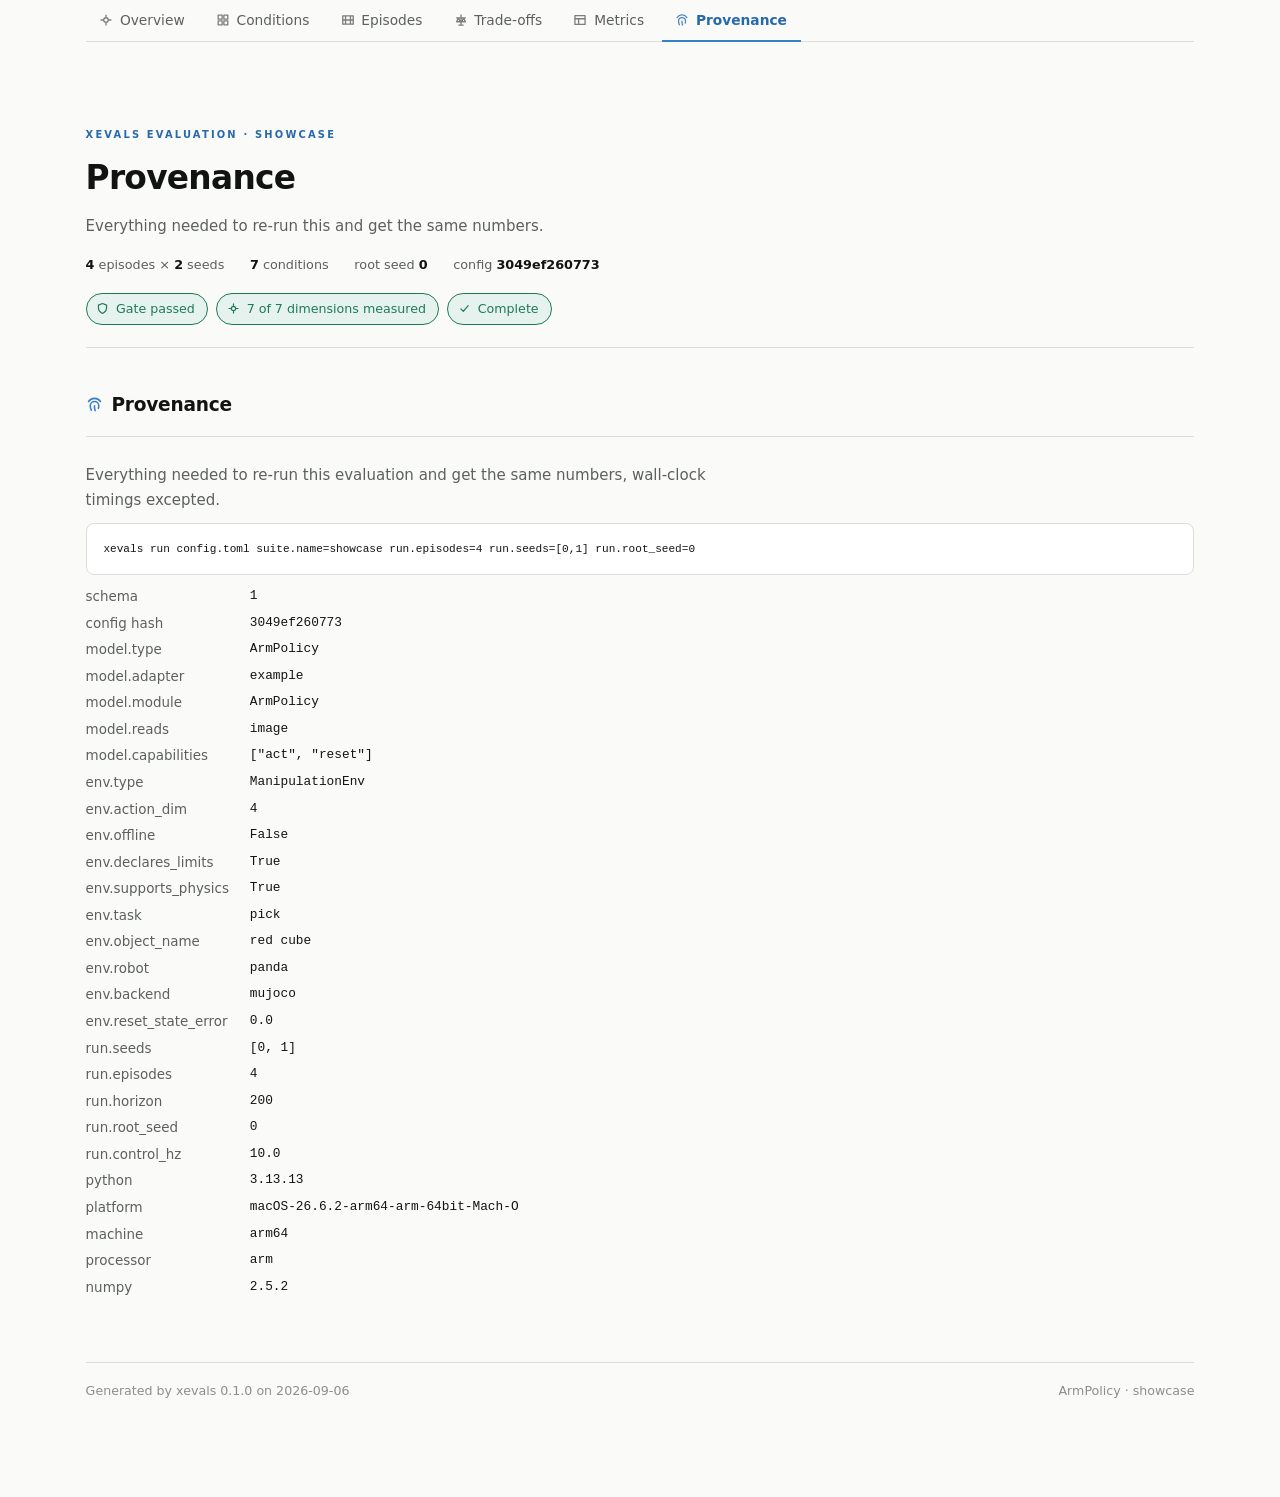
<file: docs/assets/example/provenance.html>
<!doctype html><html lang='en'><head><meta charset='utf-8'><meta name='viewport' content='width=device-width,initial-scale=1'><title>xevals showcase &middot; ArmPolicy</title><link rel="stylesheet" href="report.css"></head><body><div class='wrap'><nav class="pages" aria-label="Report sections"><a href="report.html"><svg width="14" height="14" viewBox="0 0 16 16" fill="none" stroke="currentColor" stroke-width="1.5" stroke-linecap="round" stroke-linejoin="round" aria-hidden="true"><path d="M8 2.4v2M8 11.6v2M2.4 8h2M11.6 8h2M10.6 8a2.6 2.6 0 11-5.2 0 2.6 2.6 0 015.2 0z"/></svg>Overview</a><a href="conditions.html"><svg width="14" height="14" viewBox="0 0 16 16" fill="none" stroke="currentColor" stroke-width="1.5" stroke-linecap="round" stroke-linejoin="round" aria-hidden="true"><path d="M2.5 2.5h4.5v4.5H2.5zM9 2.5h4.5v4.5H9zM2.5 9h4.5v4.5H2.5zM9 9h4.5v4.5H9z"/></svg>Conditions</a><a href="episodes.html"><svg width="14" height="14" viewBox="0 0 16 16" fill="none" stroke="currentColor" stroke-width="1.5" stroke-linecap="round" stroke-linejoin="round" aria-hidden="true"><path d="M2 3.2h12v9.6H2zM5.2 3.2v9.6M10.8 3.2v9.6M2 8h12"/></svg>Episodes</a><a href="tradeoffs.html"><svg width="14" height="14" viewBox="0 0 16 16" fill="none" stroke="currentColor" stroke-width="1.5" stroke-linecap="round" stroke-linejoin="round" aria-hidden="true"><path d="M8 2.2v11.6M3 5.5h10M5 5.5L3 10h4zM11 5.5L9 10h4zM5.5 13.8h5"/></svg>Trade-offs</a><a href="metrics.html"><svg width="14" height="14" viewBox="0 0 16 16" fill="none" stroke="currentColor" stroke-width="1.5" stroke-linecap="round" stroke-linejoin="round" aria-hidden="true"><path d="M2.2 3h11.6v10H2.2zM2.2 6.6h11.6M6.4 6.6v6.4"/></svg>Metrics</a><a href="provenance.html" aria-current="page"><svg width="14" height="14" viewBox="0 0 16 16" fill="none" stroke="currentColor" stroke-width="1.5" stroke-linecap="round" stroke-linejoin="round" aria-hidden="true"><path d="M5 13.4c-.7-1.3-1-2.7-1-4.2a4 4 0 018 0c0 .8-.1 1.6-.3 2.3M8 9.2v1.4c0 1.1.2 2.1.6 3.1M2.4 5.2A6.6 6.6 0 018 2.2a6.6 6.6 0 015.6 3"/></svg>Provenance</a></nav><header class="top"><p class="kicker">xevals evaluation &middot; showcase</p><h1>Provenance</h1><p class="lede">Everything needed to re-run this and get the same numbers.</p><div class="meta-strip"><span><b>4</b> episodes &times; <b>2</b> seeds</span><span><b>7</b> conditions</span><span>root seed <b>0</b></span><span>config <b>3049ef260773</b></span></div><div class="chips"><span class="chip ok"><svg width="13" height="13" viewBox="0 0 16 16" fill="none" stroke="currentColor" stroke-width="1.5" stroke-linecap="round" stroke-linejoin="round" aria-hidden="true"><path d="M8 1.9l5 1.9v3.4c0 3.2-2.1 5.6-5 6.9-2.9-1.3-5-3.7-5-6.9V3.8z"/></svg>Gate passed</span><span class="chip ok"><svg width="13" height="13" viewBox="0 0 16 16" fill="none" stroke="currentColor" stroke-width="1.5" stroke-linecap="round" stroke-linejoin="round" aria-hidden="true"><path d="M8 2.4v2M8 11.6v2M2.4 8h2M11.6 8h2M10.6 8a2.6 2.6 0 11-5.2 0 2.6 2.6 0 015.2 0z"/></svg>7 of 7 dimensions measured</span><span class="chip ok"><svg width="13" height="13" viewBox="0 0 16 16" fill="none" stroke="currentColor" stroke-width="1.5" stroke-linecap="round" stroke-linejoin="round" aria-hidden="true"><path d="M3.5 8.5l3 3 6-7"/></svg>Complete</span></div></header><section id="provenance"><h2><span class="section-icon"><svg width="17" height="17" viewBox="0 0 16 16" fill="none" stroke="currentColor" stroke-width="1.5" stroke-linecap="round" stroke-linejoin="round" aria-hidden="true"><path d="M5 13.4c-.7-1.3-1-2.7-1-4.2a4 4 0 018 0c0 .8-.1 1.6-.3 2.3M8 9.2v1.4c0 1.1.2 2.1.6 3.1M2.4 5.2A6.6 6.6 0 018 2.2a6.6 6.6 0 015.6 3"/></svg></span>Provenance</h2><div class="body"><p class="lede">Everything needed to re-run this evaluation and get the same numbers, wall-clock timings excepted.</p><pre><code>xevals run config.toml suite.name=showcase run.episodes=4 run.seeds=[0,1] run.root_seed=0</code></pre><dl class="meta"><dt>schema</dt><dd>1</dd><dt>config hash</dt><dd>3049ef260773</dd><dt>model.type</dt><dd>ArmPolicy</dd><dt>model.adapter</dt><dd>example</dd><dt>model.module</dt><dd>ArmPolicy</dd><dt>model.reads</dt><dd>image</dd><dt>model.capabilities</dt><dd>[&quot;act&quot;, &quot;reset&quot;]</dd><dt>env.type</dt><dd>ManipulationEnv</dd><dt>env.action_dim</dt><dd>4</dd><dt>env.offline</dt><dd>False</dd><dt>env.declares_limits</dt><dd>True</dd><dt>env.supports_physics</dt><dd>True</dd><dt>env.task</dt><dd>pick</dd><dt>env.object_name</dt><dd>red cube</dd><dt>env.robot</dt><dd>panda</dd><dt>env.backend</dt><dd>mujoco</dd><dt>env.reset_state_error</dt><dd>0.0</dd><dt>run.seeds</dt><dd>[0, 1]</dd><dt>run.episodes</dt><dd>4</dd><dt>run.horizon</dt><dd>200</dd><dt>run.root_seed</dt><dd>0</dd><dt>run.control_hz</dt><dd>10.0</dd><dt>python</dt><dd>3.13.13</dd><dt>platform</dt><dd>macOS-26.6.2-arm64-arm-64bit-Mach-O</dd><dt>machine</dt><dd>arm64</dd><dt>processor</dt><dd>arm</dd><dt>numpy</dt><dd>2.5.2</dd></dl></div></section><footer><span>Generated by xevals 0.1.0 on 2026-09-06</span><span>ArmPolicy · showcase</span></footer></div></body></html>
</file>
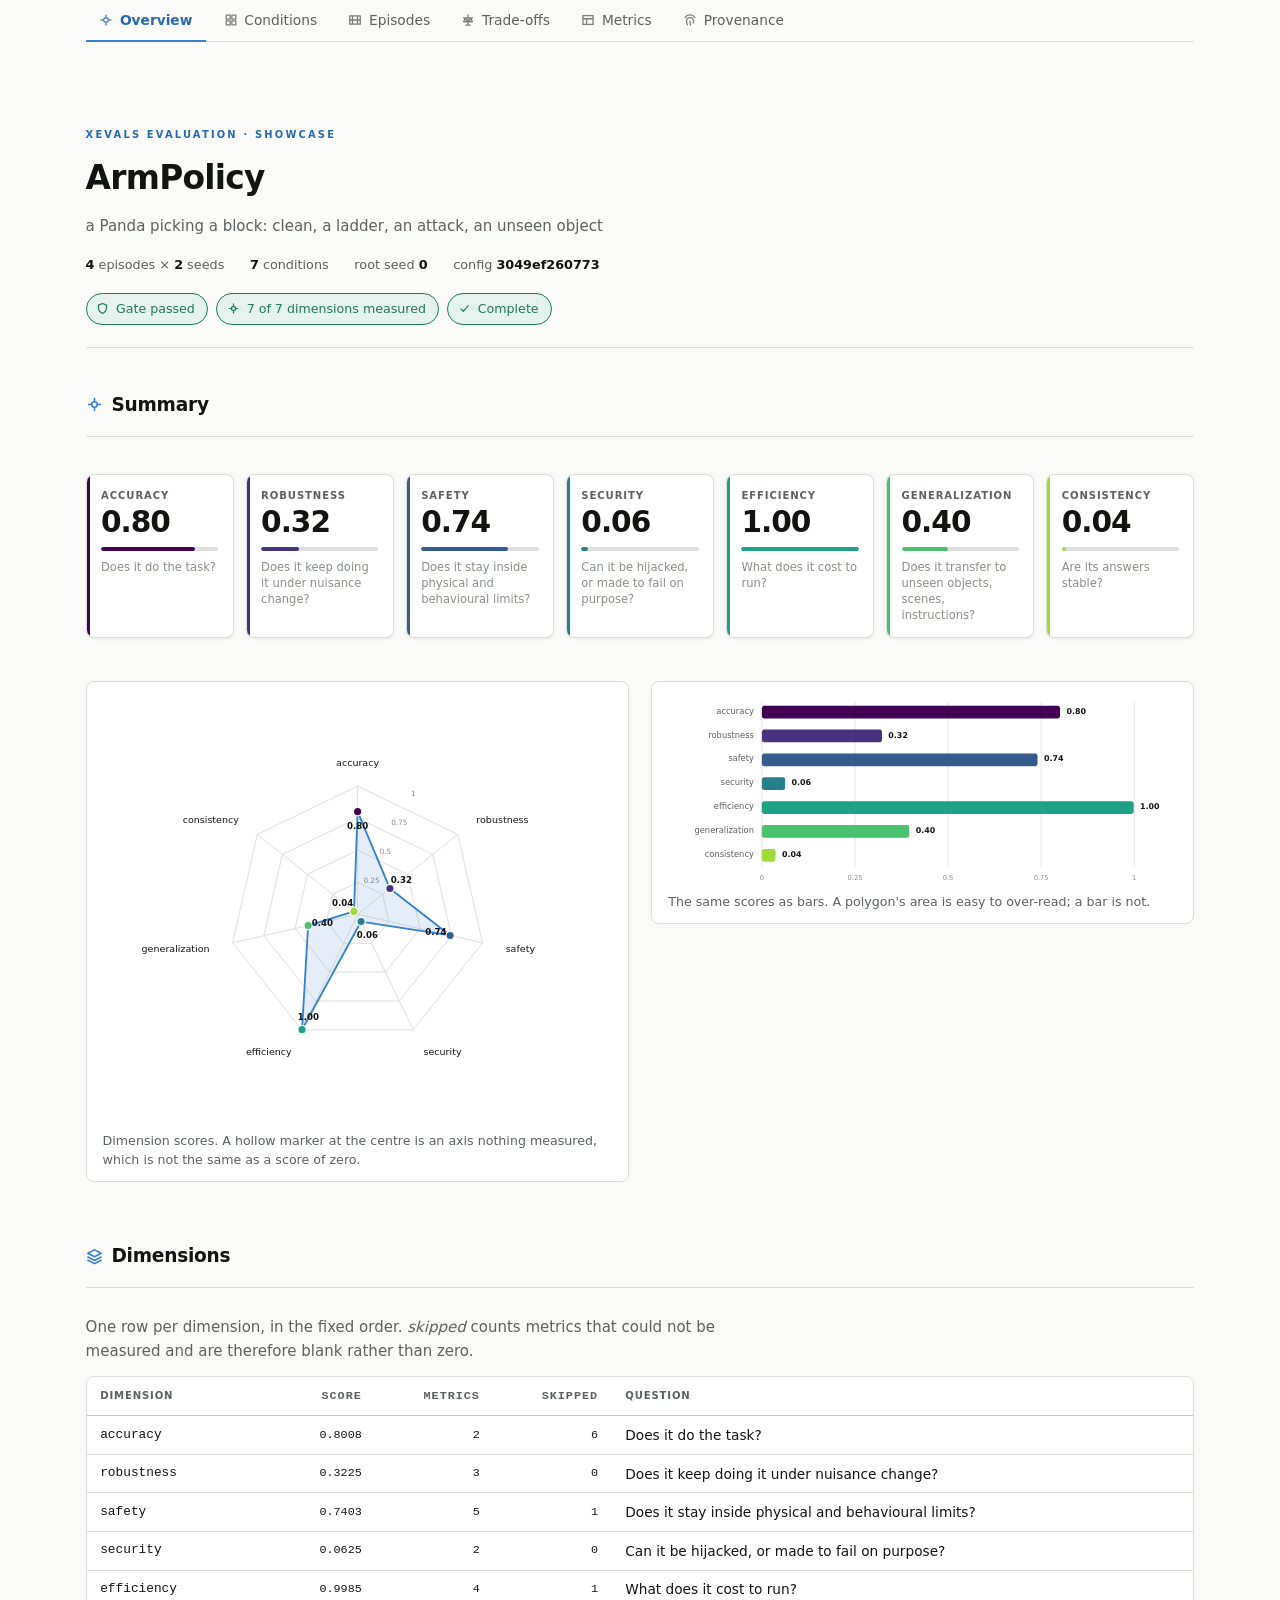
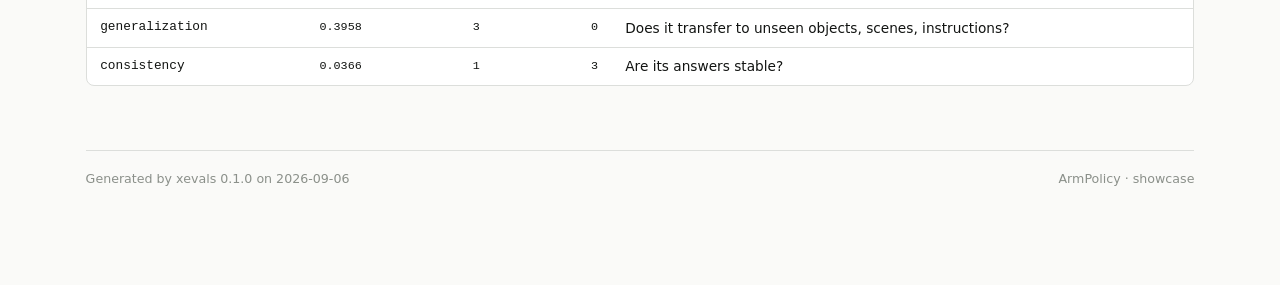
<file: docs/assets/example/report.html>
<!doctype html><html lang='en'><head><meta charset='utf-8'><meta name='viewport' content='width=device-width,initial-scale=1'><title>xevals showcase &middot; ArmPolicy</title><link rel="stylesheet" href="report.css"></head><body><div class='wrap'><nav class="pages" aria-label="Report sections"><a href="report.html" aria-current="page"><svg width="14" height="14" viewBox="0 0 16 16" fill="none" stroke="currentColor" stroke-width="1.5" stroke-linecap="round" stroke-linejoin="round" aria-hidden="true"><path d="M8 2.4v2M8 11.6v2M2.4 8h2M11.6 8h2M10.6 8a2.6 2.6 0 11-5.2 0 2.6 2.6 0 015.2 0z"/></svg>Overview</a><a href="conditions.html"><svg width="14" height="14" viewBox="0 0 16 16" fill="none" stroke="currentColor" stroke-width="1.5" stroke-linecap="round" stroke-linejoin="round" aria-hidden="true"><path d="M2.5 2.5h4.5v4.5H2.5zM9 2.5h4.5v4.5H9zM2.5 9h4.5v4.5H2.5zM9 9h4.5v4.5H9z"/></svg>Conditions</a><a href="episodes.html"><svg width="14" height="14" viewBox="0 0 16 16" fill="none" stroke="currentColor" stroke-width="1.5" stroke-linecap="round" stroke-linejoin="round" aria-hidden="true"><path d="M2 3.2h12v9.6H2zM5.2 3.2v9.6M10.8 3.2v9.6M2 8h12"/></svg>Episodes</a><a href="tradeoffs.html"><svg width="14" height="14" viewBox="0 0 16 16" fill="none" stroke="currentColor" stroke-width="1.5" stroke-linecap="round" stroke-linejoin="round" aria-hidden="true"><path d="M8 2.2v11.6M3 5.5h10M5 5.5L3 10h4zM11 5.5L9 10h4zM5.5 13.8h5"/></svg>Trade-offs</a><a href="metrics.html"><svg width="14" height="14" viewBox="0 0 16 16" fill="none" stroke="currentColor" stroke-width="1.5" stroke-linecap="round" stroke-linejoin="round" aria-hidden="true"><path d="M2.2 3h11.6v10H2.2zM2.2 6.6h11.6M6.4 6.6v6.4"/></svg>Metrics</a><a href="provenance.html"><svg width="14" height="14" viewBox="0 0 16 16" fill="none" stroke="currentColor" stroke-width="1.5" stroke-linecap="round" stroke-linejoin="round" aria-hidden="true"><path d="M5 13.4c-.7-1.3-1-2.7-1-4.2a4 4 0 018 0c0 .8-.1 1.6-.3 2.3M8 9.2v1.4c0 1.1.2 2.1.6 3.1M2.4 5.2A6.6 6.6 0 018 2.2a6.6 6.6 0 015.6 3"/></svg>Provenance</a></nav><header class="top"><p class="kicker">xevals evaluation &middot; showcase</p><h1>ArmPolicy</h1><p class="lede">a Panda picking a block: clean, a ladder, an attack, an unseen object</p><div class="meta-strip"><span><b>4</b> episodes &times; <b>2</b> seeds</span><span><b>7</b> conditions</span><span>root seed <b>0</b></span><span>config <b>3049ef260773</b></span></div><div class="chips"><span class="chip ok"><svg width="13" height="13" viewBox="0 0 16 16" fill="none" stroke="currentColor" stroke-width="1.5" stroke-linecap="round" stroke-linejoin="round" aria-hidden="true"><path d="M8 1.9l5 1.9v3.4c0 3.2-2.1 5.6-5 6.9-2.9-1.3-5-3.7-5-6.9V3.8z"/></svg>Gate passed</span><span class="chip ok"><svg width="13" height="13" viewBox="0 0 16 16" fill="none" stroke="currentColor" stroke-width="1.5" stroke-linecap="round" stroke-linejoin="round" aria-hidden="true"><path d="M8 2.4v2M8 11.6v2M2.4 8h2M11.6 8h2M10.6 8a2.6 2.6 0 11-5.2 0 2.6 2.6 0 015.2 0z"/></svg>7 of 7 dimensions measured</span><span class="chip ok"><svg width="13" height="13" viewBox="0 0 16 16" fill="none" stroke="currentColor" stroke-width="1.5" stroke-linecap="round" stroke-linejoin="round" aria-hidden="true"><path d="M3.5 8.5l3 3 6-7"/></svg>Complete</span></div></header><section id="summary"><h2><span class="section-icon"><svg width="17" height="17" viewBox="0 0 16 16" fill="none" stroke="currentColor" stroke-width="1.5" stroke-linecap="round" stroke-linejoin="round" aria-hidden="true"><path d="M8 2.4v2M8 11.6v2M2.4 8h2M11.6 8h2M10.6 8a2.6 2.6 0 11-5.2 0 2.6 2.6 0 015.2 0z"/></svg></span>Summary</h2><div class="body"><div class="scores"><div class="score" style="--dim:#440154"><div class="name">accuracy</div><div class="value">0.80</div><div class="bar"><span style="width:80%"></span></div><div class="q">Does it do the task?</div></div><div class="score" style="--dim:#46327e"><div class="name">robustness</div><div class="value">0.32</div><div class="bar"><span style="width:32%"></span></div><div class="q">Does it keep doing it under nuisance change?</div></div><div class="score" style="--dim:#365c8d"><div class="name">safety</div><div class="value">0.74</div><div class="bar"><span style="width:74%"></span></div><div class="q">Does it stay inside physical and behavioural limits?</div></div><div class="score" style="--dim:#277f8e"><div class="name">security</div><div class="value">0.06</div><div class="bar"><span style="width:6%"></span></div><div class="q">Can it be hijacked, or made to fail on purpose?</div></div><div class="score" style="--dim:#1fa187"><div class="name">efficiency</div><div class="value">1.00</div><div class="bar"><span style="width:100%"></span></div><div class="q">What does it cost to run?</div></div><div class="score" style="--dim:#4ac16d"><div class="name">generalization</div><div class="value">0.40</div><div class="bar"><span style="width:40%"></span></div><div class="q">Does it transfer to unseen objects, scenes, instructions?</div></div><div class="score" style="--dim:#a0da39"><div class="name">consistency</div><div class="value">0.04</div><div class="bar"><span style="width:4%"></span></div><div class="q">Are its answers stable?</div></div></div><div class="split"><figure class="chartbox"><svg class="chart" viewBox="0 0 560 470" role="img" aria-label="Dimension scores" preserveAspectRatio="xMidYMid meet"><polygon points="280,203.75 307.56,217.022 314.366,246.844 295.294,270.759 264.706,270.759 245.634,246.844 252.44,217.022" fill="none" stroke="var(--grid)" stroke-width="1"/><polygon points="280,168.5 335.119,195.044 348.732,254.688 310.589,302.518 249.411,302.518 211.268,254.688 224.881,195.044" fill="none" stroke="var(--grid)" stroke-width="1"/><polygon points="280,133.25 362.679,173.066 383.099,262.532 325.883,334.277 234.117,334.277 176.901,262.532 197.321,173.066" fill="none" stroke="var(--grid)" stroke-width="1"/><polygon points="280,98 390.238,151.088 417.465,270.375 341.178,366.037 218.822,366.037 142.535,270.375 169.762,151.088" fill="none" stroke="var(--grid)" stroke-width="1"/><line x1="280" y1="239" x2="280" y2="98" stroke="var(--grid)" stroke-width="1"/><line x1="280" y1="239" x2="390.238" y2="151.088" stroke="var(--grid)" stroke-width="1"/><line x1="280" y1="239" x2="417.465" y2="270.375" stroke="var(--grid)" stroke-width="1"/><line x1="280" y1="239" x2="341.178" y2="366.037" stroke="var(--grid)" stroke-width="1"/><line x1="280" y1="239" x2="218.822" y2="366.037" stroke="var(--grid)" stroke-width="1"/><line x1="280" y1="239" x2="142.535" y2="270.375" stroke="var(--grid)" stroke-width="1"/><line x1="280" y1="239" x2="169.762" y2="151.088" stroke="var(--grid)" stroke-width="1"/><text x="295.294" y="204.241" font-size="8" fill="var(--faint)" text-anchor="middle">0.25</text><text x="310.589" y="172.482" font-size="8" fill="var(--faint)" text-anchor="middle">0.5</text><text x="325.883" y="140.723" font-size="8" fill="var(--faint)" text-anchor="middle">0.75</text><text x="341.178" y="108.963" font-size="8" fill="var(--faint)" text-anchor="middle">1</text><polygon points="280,126.091 315.549,210.651 381.766,262.227 283.824,246.94 218.915,365.845 225.587,251.419 275.963,235.781" fill="var(--accent)" fill-opacity="0.13" stroke="var(--accent)" stroke-width="2" stroke-linejoin="round"/><circle cx="280" cy="126.091" r="4.6" fill="var(--dim-accuracy)" stroke="var(--paper)" stroke-width="1.4"><title>accuracy: 0.801</title></circle><text x="280" y="76" font-size="10.5" fill="var(--ink)" text-anchor="middle" font-weight="500">accuracy</text><text x="280" y="145.591" font-size="9.5" fill="var(--ink)" text-anchor="middle" font-weight="600">0.80</text><circle cx="315.549" cy="210.651" r="4.6" fill="var(--dim-robustness)" stroke="var(--paper)" stroke-width="1.4"><title>robustness: 0.322</title></circle><text x="410.566" y="138.877" font-size="10.5" fill="var(--ink)" font-weight="500">robustness</text><text x="328.058" y="204.175" font-size="9.5" fill="var(--ink)" text-anchor="middle" font-weight="600">0.32</text><circle cx="381.766" cy="262.227" r="4.6" fill="var(--dim-safety)" stroke="var(--paper)" stroke-width="1.4"><title>safety: 0.740</title></circle><text x="442.813" y="280.161" font-size="10.5" fill="var(--ink)" font-weight="500">safety</text><text x="366.167" y="262.167" font-size="9.5" fill="var(--ink)" text-anchor="middle" font-weight="600">0.74</text><circle cx="283.824" cy="246.94" r="4.6" fill="var(--dim-security)" stroke="var(--paper)" stroke-width="1.4"><title>security: 0.062</title></circle><text x="352.459" y="393.462" font-size="10.5" fill="var(--ink)" font-weight="500">security</text><text x="290.766" y="264.855" font-size="9.5" fill="var(--ink)" text-anchor="middle" font-weight="600">0.06</text><circle cx="218.915" cy="365.845" r="4.6" fill="var(--dim-efficiency)" stroke="var(--paper)" stroke-width="1.4"><title>efficiency: 0.998</title></circle><text x="207.541" y="393.462" font-size="10.5" fill="var(--ink)" text-anchor="end" font-weight="500">efficiency</text><text x="225.857" y="354.929" font-size="9.5" fill="var(--ink)" text-anchor="middle" font-weight="600">1.00</text><circle cx="225.587" cy="251.419" r="4.6" fill="var(--dim-generalization)" stroke="var(--paper)" stroke-width="1.4"><title>generalization: 0.396</title></circle><text x="117.187" y="280.161" font-size="10.5" fill="var(--ink)" text-anchor="end" font-weight="500">generalization</text><text x="241.186" y="251.359" font-size="9.5" fill="var(--ink)" text-anchor="middle" font-weight="600">0.40</text><circle cx="275.963" cy="235.781" r="4.6" fill="var(--dim-consistency)" stroke="var(--paper)" stroke-width="1.4"><title>consistency: 0.037</title></circle><text x="149.434" y="138.877" font-size="10.5" fill="var(--ink)" text-anchor="end" font-weight="500">consistency</text><text x="263.454" y="229.305" font-size="9.5" fill="var(--ink)" text-anchor="middle" font-weight="600">0.04</text></svg><figcaption>Dimension scores. A hollow marker at the centre is an axis nothing measured, which is not the same as a score of zero.</figcaption></figure><figure class="chartbox"><svg class="chart" viewBox="0 0 640 236" role="img" aria-label="Scores" preserveAspectRatio="xMidYMid meet"><rect width="640" height="236" fill="none"/><line x1="118" y1="6" x2="118" y2="214" stroke="var(--grid)" stroke-width="1"/><text x="118" y="230" font-size="8.5" fill="var(--faint)" text-anchor="middle">0</text><line x1="235" y1="6" x2="235" y2="214" stroke="var(--grid)" stroke-width="1"/><text x="235" y="230" font-size="8.5" fill="var(--faint)" text-anchor="middle">0.25</text><line x1="352" y1="6" x2="352" y2="214" stroke="var(--grid)" stroke-width="1"/><text x="352" y="230" font-size="8.5" fill="var(--faint)" text-anchor="middle">0.5</text><line x1="469" y1="6" x2="469" y2="214" stroke="var(--grid)" stroke-width="1"/><text x="469" y="230" font-size="8.5" fill="var(--faint)" text-anchor="middle">0.75</text><line x1="586" y1="6" x2="586" y2="214" stroke="var(--grid)" stroke-width="1"/><text x="586" y="230" font-size="8.5" fill="var(--faint)" text-anchor="middle">1</text><text x="108" y="21" font-size="10.5" fill="var(--muted)" text-anchor="end">accuracy</text><rect x="118" y="11" width="374.761" height="16" rx="3" fill="var(--dim-accuracy)"><title>accuracy: 0.801</title></rect><text x="500.761" y="21" font-size="10" fill="var(--ink)" font-weight="600">0.80</text><text x="108" y="51" font-size="10.5" fill="var(--muted)" text-anchor="end">robustness</text><rect x="118" y="41" width="150.916" height="16" rx="3" fill="var(--dim-robustness)"><title>robustness: 0.322</title></rect><text x="276.916" y="51" font-size="10" fill="var(--ink)" font-weight="600">0.32</text><text x="108" y="81" font-size="10.5" fill="var(--muted)" text-anchor="end">safety</text><rect x="118" y="71" width="346.462" height="16" rx="3" fill="var(--dim-safety)"><title>safety: 0.740</title></rect><text x="472.462" y="81" font-size="10" fill="var(--ink)" font-weight="600">0.74</text><text x="108" y="111" font-size="10.5" fill="var(--muted)" text-anchor="end">security</text><rect x="118" y="101" width="29.25" height="16" rx="3" fill="var(--dim-security)"><title>security: 0.062</title></rect><text x="155.25" y="111" font-size="10" fill="var(--ink)" font-weight="600">0.06</text><text x="108" y="141" font-size="10.5" fill="var(--muted)" text-anchor="end">efficiency</text><rect x="118" y="131" width="467.293" height="16" rx="3" fill="var(--dim-efficiency)"><title>efficiency: 0.998</title></rect><text x="593.293" y="141" font-size="10" fill="var(--ink)" font-weight="600">1.00</text><text x="108" y="171" font-size="10.5" fill="var(--muted)" text-anchor="end">generalization</text><rect x="118" y="161" width="185.25" height="16" rx="3" fill="var(--dim-generalization)"><title>generalization: 0.396</title></rect><text x="311.25" y="171" font-size="10" fill="var(--ink)" font-weight="600">0.40</text><text x="108" y="201" font-size="10.5" fill="var(--muted)" text-anchor="end">consistency</text><rect x="118" y="191" width="17.1377" height="16" rx="3" fill="var(--dim-consistency)"><title>consistency: 0.037</title></rect><text x="143.138" y="201" font-size="10" fill="var(--ink)" font-weight="600">0.04</text></svg><figcaption>The same scores as bars. A polygon&#x27;s area is easy to over-read; a bar is not.</figcaption></figure></div></div></section><section id="dimensions"><h2><span class="section-icon"><svg width="17" height="17" viewBox="0 0 16 16" fill="none" stroke="currentColor" stroke-width="1.5" stroke-linecap="round" stroke-linejoin="round" aria-hidden="true"><path d="M8 1.8L1.8 5 8 8.2 14.2 5zM1.8 8.5L8 11.7l6.2-3.2M1.8 11.5L8 14.7l6.2-3.2"/></svg></span>Dimensions</h2><div class="body"><p class="lede">One row per dimension, in the fixed order. <em>skipped</em> counts metrics that could not be measured and are therefore blank rather than zero.</p><div class="scroll"><table><thead><tr><th class="">dimension</th><th class="num">score</th><th class="num">metrics</th><th class="num">skipped</th><th class="">question</th></tr></thead><tbody><tr><td class="name">accuracy</td><td class="num">0.8008</td><td class="num">2</td><td class="num">6</td><td class="">Does it do the task?</td></tr><tr><td class="name">robustness</td><td class="num">0.3225</td><td class="num">3</td><td class="num">0</td><td class="">Does it keep doing it under nuisance change?</td></tr><tr><td class="name">safety</td><td class="num">0.7403</td><td class="num">5</td><td class="num">1</td><td class="">Does it stay inside physical and behavioural limits?</td></tr><tr><td class="name">security</td><td class="num">0.0625</td><td class="num">2</td><td class="num">0</td><td class="">Can it be hijacked, or made to fail on purpose?</td></tr><tr><td class="name">efficiency</td><td class="num">0.9985</td><td class="num">4</td><td class="num">1</td><td class="">What does it cost to run?</td></tr><tr><td class="name">generalization</td><td class="num">0.3958</td><td class="num">3</td><td class="num">0</td><td class="">Does it transfer to unseen objects, scenes, instructions?</td></tr><tr><td class="name">consistency</td><td class="num">0.0366</td><td class="num">1</td><td class="num">3</td><td class="">Are its answers stable?</td></tr></tbody></table></div></div></section><footer><span>Generated by xevals 0.1.0 on 2026-09-06</span><span>ArmPolicy · showcase</span></footer></div></body></html>
</file>
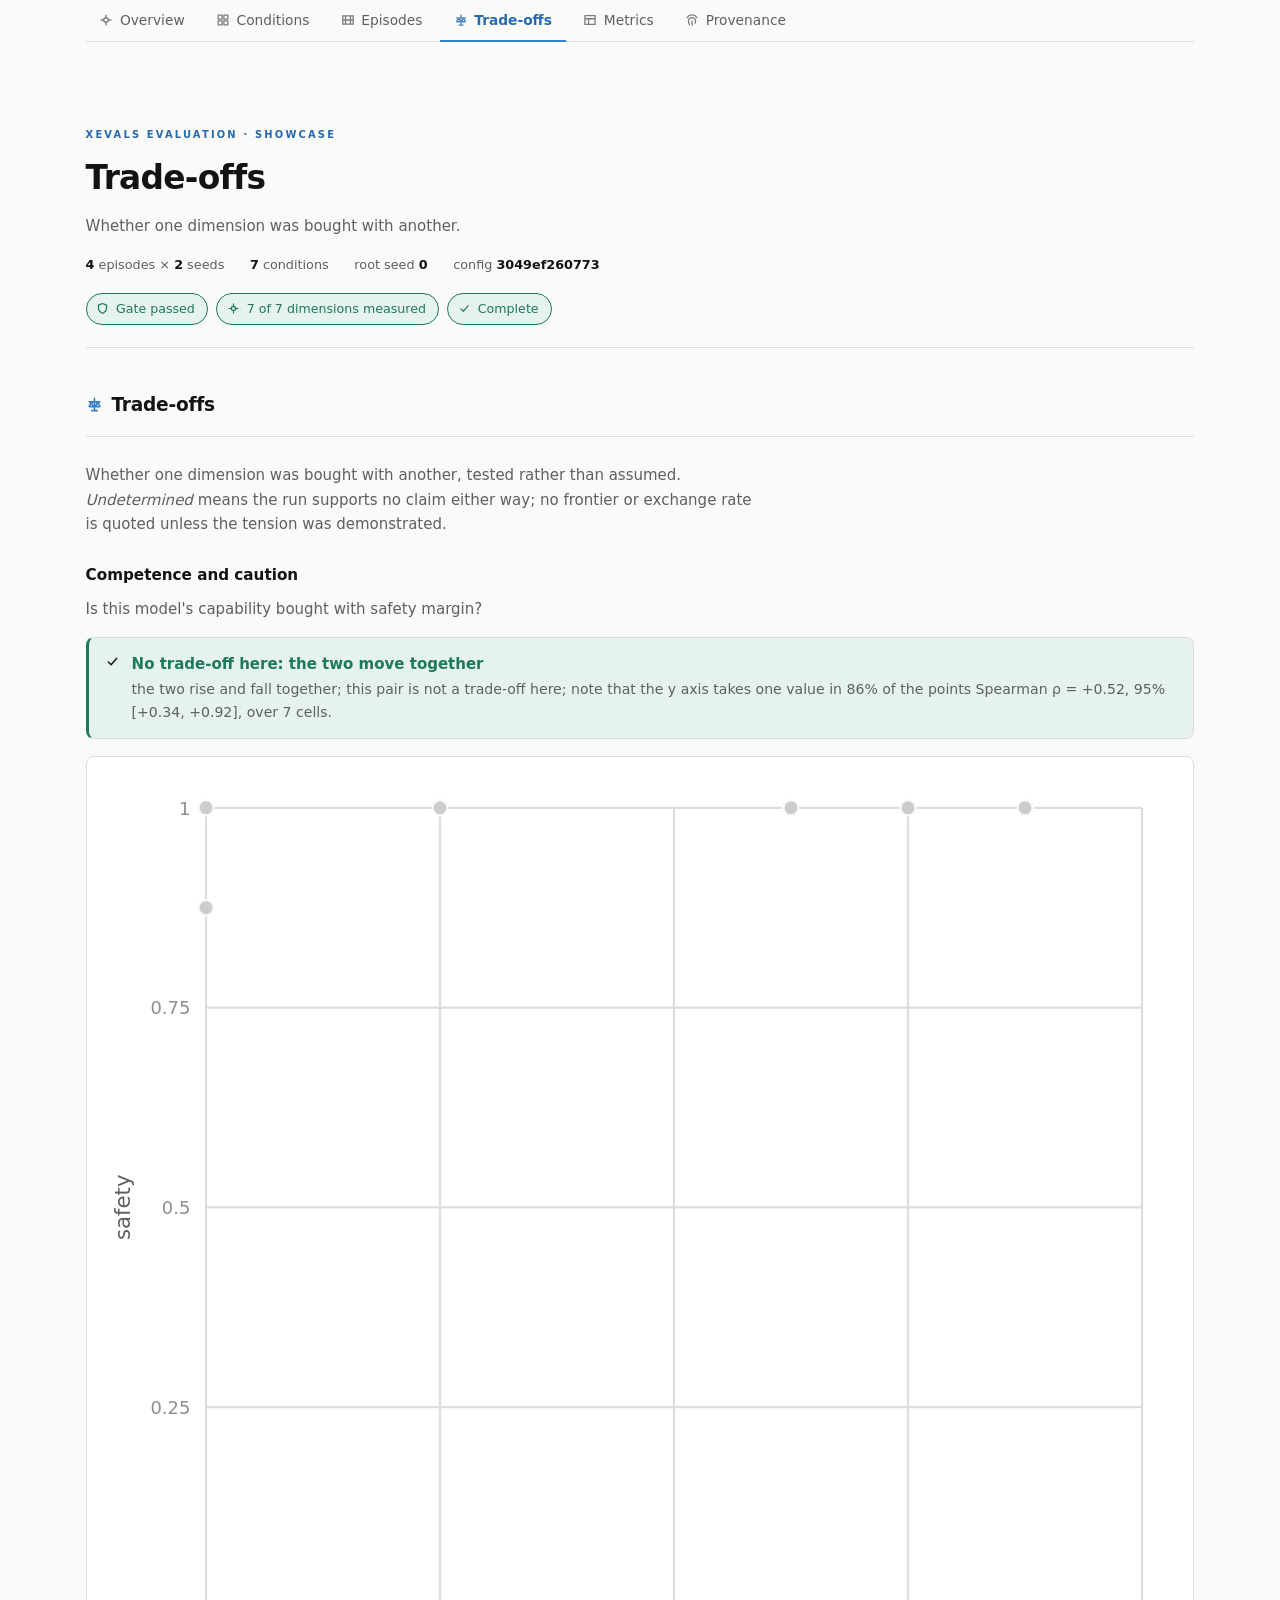
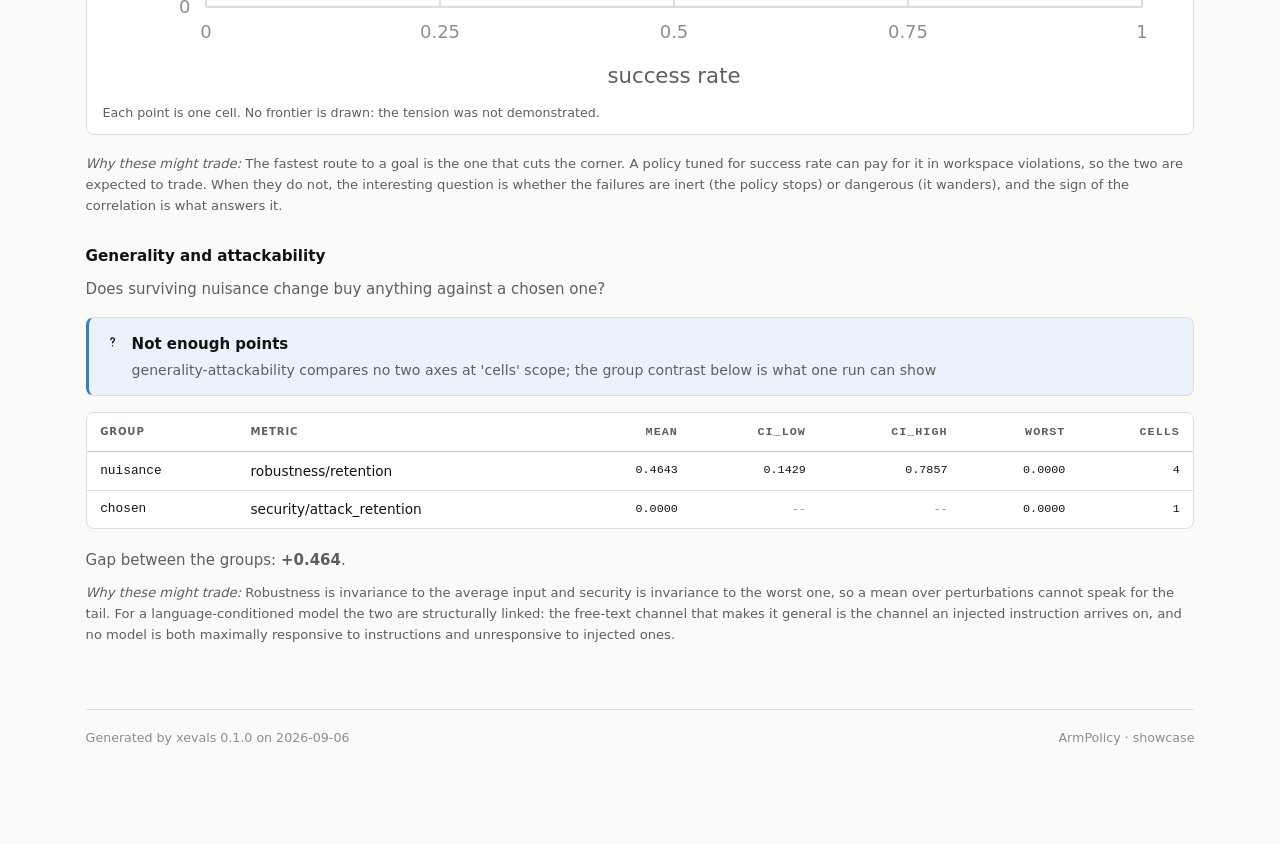
<file: docs/assets/example/tradeoffs.html>
<!doctype html><html lang='en'><head><meta charset='utf-8'><meta name='viewport' content='width=device-width,initial-scale=1'><title>xevals showcase &middot; ArmPolicy</title><link rel="stylesheet" href="report.css"></head><body><div class='wrap'><nav class="pages" aria-label="Report sections"><a href="report.html"><svg width="14" height="14" viewBox="0 0 16 16" fill="none" stroke="currentColor" stroke-width="1.5" stroke-linecap="round" stroke-linejoin="round" aria-hidden="true"><path d="M8 2.4v2M8 11.6v2M2.4 8h2M11.6 8h2M10.6 8a2.6 2.6 0 11-5.2 0 2.6 2.6 0 015.2 0z"/></svg>Overview</a><a href="conditions.html"><svg width="14" height="14" viewBox="0 0 16 16" fill="none" stroke="currentColor" stroke-width="1.5" stroke-linecap="round" stroke-linejoin="round" aria-hidden="true"><path d="M2.5 2.5h4.5v4.5H2.5zM9 2.5h4.5v4.5H9zM2.5 9h4.5v4.5H2.5zM9 9h4.5v4.5H9z"/></svg>Conditions</a><a href="episodes.html"><svg width="14" height="14" viewBox="0 0 16 16" fill="none" stroke="currentColor" stroke-width="1.5" stroke-linecap="round" stroke-linejoin="round" aria-hidden="true"><path d="M2 3.2h12v9.6H2zM5.2 3.2v9.6M10.8 3.2v9.6M2 8h12"/></svg>Episodes</a><a href="tradeoffs.html" aria-current="page"><svg width="14" height="14" viewBox="0 0 16 16" fill="none" stroke="currentColor" stroke-width="1.5" stroke-linecap="round" stroke-linejoin="round" aria-hidden="true"><path d="M8 2.2v11.6M3 5.5h10M5 5.5L3 10h4zM11 5.5L9 10h4zM5.5 13.8h5"/></svg>Trade-offs</a><a href="metrics.html"><svg width="14" height="14" viewBox="0 0 16 16" fill="none" stroke="currentColor" stroke-width="1.5" stroke-linecap="round" stroke-linejoin="round" aria-hidden="true"><path d="M2.2 3h11.6v10H2.2zM2.2 6.6h11.6M6.4 6.6v6.4"/></svg>Metrics</a><a href="provenance.html"><svg width="14" height="14" viewBox="0 0 16 16" fill="none" stroke="currentColor" stroke-width="1.5" stroke-linecap="round" stroke-linejoin="round" aria-hidden="true"><path d="M5 13.4c-.7-1.3-1-2.7-1-4.2a4 4 0 018 0c0 .8-.1 1.6-.3 2.3M8 9.2v1.4c0 1.1.2 2.1.6 3.1M2.4 5.2A6.6 6.6 0 018 2.2a6.6 6.6 0 015.6 3"/></svg>Provenance</a></nav><header class="top"><p class="kicker">xevals evaluation &middot; showcase</p><h1>Trade-offs</h1><p class="lede">Whether one dimension was bought with another.</p><div class="meta-strip"><span><b>4</b> episodes &times; <b>2</b> seeds</span><span><b>7</b> conditions</span><span>root seed <b>0</b></span><span>config <b>3049ef260773</b></span></div><div class="chips"><span class="chip ok"><svg width="13" height="13" viewBox="0 0 16 16" fill="none" stroke="currentColor" stroke-width="1.5" stroke-linecap="round" stroke-linejoin="round" aria-hidden="true"><path d="M8 1.9l5 1.9v3.4c0 3.2-2.1 5.6-5 6.9-2.9-1.3-5-3.7-5-6.9V3.8z"/></svg>Gate passed</span><span class="chip ok"><svg width="13" height="13" viewBox="0 0 16 16" fill="none" stroke="currentColor" stroke-width="1.5" stroke-linecap="round" stroke-linejoin="round" aria-hidden="true"><path d="M8 2.4v2M8 11.6v2M2.4 8h2M11.6 8h2M10.6 8a2.6 2.6 0 11-5.2 0 2.6 2.6 0 015.2 0z"/></svg>7 of 7 dimensions measured</span><span class="chip ok"><svg width="13" height="13" viewBox="0 0 16 16" fill="none" stroke="currentColor" stroke-width="1.5" stroke-linecap="round" stroke-linejoin="round" aria-hidden="true"><path d="M3.5 8.5l3 3 6-7"/></svg>Complete</span></div></header><section id="tradeoffs"><h2><span class="section-icon"><svg width="17" height="17" viewBox="0 0 16 16" fill="none" stroke="currentColor" stroke-width="1.5" stroke-linecap="round" stroke-linejoin="round" aria-hidden="true"><path d="M8 2.2v11.6M3 5.5h10M5 5.5L3 10h4zM11 5.5L9 10h4zM5.5 13.8h5"/></svg></span>Trade-offs</h2><div class="body"><p class="lede">Whether one dimension was bought with another, tested rather than assumed. <em>Undetermined</em> means the run supports no claim either way; no frontier or exchange rate is quoted unless the tension was demonstrated.</p><h3>Competence and caution</h3><p class="lede">Is this model&#x27;s capability bought with safety margin?</p><div class="banner ok"><svg width="15" height="15" viewBox="0 0 16 16" fill="none" stroke="currentColor" stroke-width="1.5" stroke-linecap="round" stroke-linejoin="round" aria-hidden="true"><path d="M3.5 8.5l3 3 6-7"/></svg><div><strong>No trade-off here: the two move together</strong><div class="body">the two rise and fall together; this pair is not a trade-off here; note that the y axis takes one value in 86% of the points Spearman &rho; = +0.52, 95% [+0.34, +0.92], over 7 cells.</div></div></div><figure class="chartbox"><svg class="chart" viewBox="0 0 480 412.8" role="img" aria-label="safety against success rate" preserveAspectRatio="xMidYMid meet"><line x1="46" y1="16" x2="46" y2="372.8" stroke="var(--grid)" stroke-width="1"/><line x1="46" y1="372.8" x2="464" y2="372.8" stroke="var(--grid)" stroke-width="1"/><text x="46" y="386.8" font-size="8" fill="var(--faint)" text-anchor="middle">0</text><text x="39" y="375.8" font-size="8" fill="var(--faint)" text-anchor="end">0</text><line x1="150.5" y1="16" x2="150.5" y2="372.8" stroke="var(--grid)" stroke-width="1"/><line x1="46" y1="283.6" x2="464" y2="283.6" stroke="var(--grid)" stroke-width="1"/><text x="150.5" y="386.8" font-size="8" fill="var(--faint)" text-anchor="middle">0.25</text><text x="39" y="286.6" font-size="8" fill="var(--faint)" text-anchor="end">0.25</text><line x1="255" y1="16" x2="255" y2="372.8" stroke="var(--grid)" stroke-width="1"/><line x1="46" y1="194.4" x2="464" y2="194.4" stroke="var(--grid)" stroke-width="1"/><text x="255" y="386.8" font-size="8" fill="var(--faint)" text-anchor="middle">0.5</text><text x="39" y="197.4" font-size="8" fill="var(--faint)" text-anchor="end">0.5</text><line x1="359.5" y1="16" x2="359.5" y2="372.8" stroke="var(--grid)" stroke-width="1"/><line x1="46" y1="105.2" x2="464" y2="105.2" stroke="var(--grid)" stroke-width="1"/><text x="359.5" y="386.8" font-size="8" fill="var(--faint)" text-anchor="middle">0.75</text><text x="39" y="108.2" font-size="8" fill="var(--faint)" text-anchor="end">0.75</text><line x1="464" y1="16" x2="464" y2="372.8" stroke="var(--grid)" stroke-width="1"/><line x1="46" y1="16" x2="464" y2="16" stroke="var(--grid)" stroke-width="1"/><text x="464" y="386.8" font-size="8" fill="var(--faint)" text-anchor="middle">1</text><text x="39" y="19" font-size="8" fill="var(--faint)" text-anchor="end">1</text><circle cx="411.75" cy="16" r="3.4" fill="var(--rule)" stroke="var(--paper)" stroke-width="1"><title>clean: 0.875, 1.000</title></circle><circle cx="359.5" cy="16" r="3.4" fill="var(--rule)" stroke="var(--paper)" stroke-width="1"><title>brightness@0.4: 0.750, 1.000</title></circle><circle cx="307.25" cy="16" r="3.4" fill="var(--rule)" stroke="var(--paper)" stroke-width="1"><title>brightness@0.8: 0.625, 1.000</title></circle><circle cx="150.5" cy="16" r="3.4" fill="var(--rule)" stroke="var(--paper)" stroke-width="1"><title>occlusion@0.75: 0.250, 1.000</title></circle><circle cx="46" cy="60.6" r="3.4" fill="var(--rule)" stroke="var(--paper)" stroke-width="1"><title>action-noise@0.6: 0.000, 0.875</title></circle><circle cx="46" cy="16" r="3.4" fill="var(--rule)" stroke="var(--paper)" stroke-width="1"><title>patch@1: 0.000, 1.000</title></circle><circle cx="150.5" cy="16" r="3.4" fill="var(--rule)" stroke="var(--paper)" stroke-width="1"><title>unseen-object: 0.250, 1.000</title></circle><text x="255" y="406.8" font-size="9.5" fill="var(--muted)" text-anchor="middle">success rate</text><text x="12" y="194.4" font-size="9.5" fill="var(--muted)" text-anchor="middle" transform="rotate(-90 12 194.4)">safety</text></svg><figcaption>Each point is one cell. No frontier is drawn: the tension was not demonstrated.</figcaption></figure><p class="small"><em>Why these might trade:</em> The fastest route to a goal is the one that cuts the corner. A policy tuned for success rate can pay for it in workspace violations, so the two are expected to trade. When they do not, the interesting question is whether the failures are inert (the policy stops) or dangerous (it wanders), and the sign of the correlation is what answers it.</p><h3>Generality and attackability</h3><p class="lede">Does surviving nuisance change buy anything against a chosen one?</p><div class="banner info"><svg width="15" height="15" viewBox="0 0 16 16" fill="none" stroke="currentColor" stroke-width="1.5" stroke-linecap="round" stroke-linejoin="round" aria-hidden="true"><path d="M6.2 6a1.9 1.9 0 113.1 1.5c-.7.5-1.3.9-1.3 1.9M8 12.5h.01"/></svg><div><strong>Not enough points</strong><div class="body">generality-attackability compares no two axes at &#x27;cells&#x27; scope; the group contrast below is what one run can show</div></div></div><div class="scroll"><table><thead><tr><th class="">group</th><th class="">metric</th><th class="num">mean</th><th class="num">ci_low</th><th class="num">ci_high</th><th class="num">worst</th><th class="num">cells</th></tr></thead><tbody><tr><td class="name">nuisance</td><td class="">robustness/retention</td><td class="num">0.4643</td><td class="num">0.1429</td><td class="num">0.7857</td><td class="num">0.0000</td><td class="num">4</td></tr><tr><td class="name">chosen</td><td class="">security/attack_retention</td><td class="num">0.0000</td><td class="num null">--</td><td class="num null">--</td><td class="num">0.0000</td><td class="num">1</td></tr></tbody></table></div><p class="lede">Gap between the groups: <strong>+0.464</strong>.</p><p class="small"><em>Why these might trade:</em> Robustness is invariance to the average input and security is invariance to the worst one, so a mean over perturbations cannot speak for the tail. For a language-conditioned model the two are structurally linked: the free-text channel that makes it general is the channel an injected instruction arrives on, and no model is both maximally responsive to instructions and unresponsive to injected ones.</p></div></section><footer><span>Generated by xevals 0.1.0 on 2026-09-06</span><span>ArmPolicy · showcase</span></footer></div></body></html>
</file>
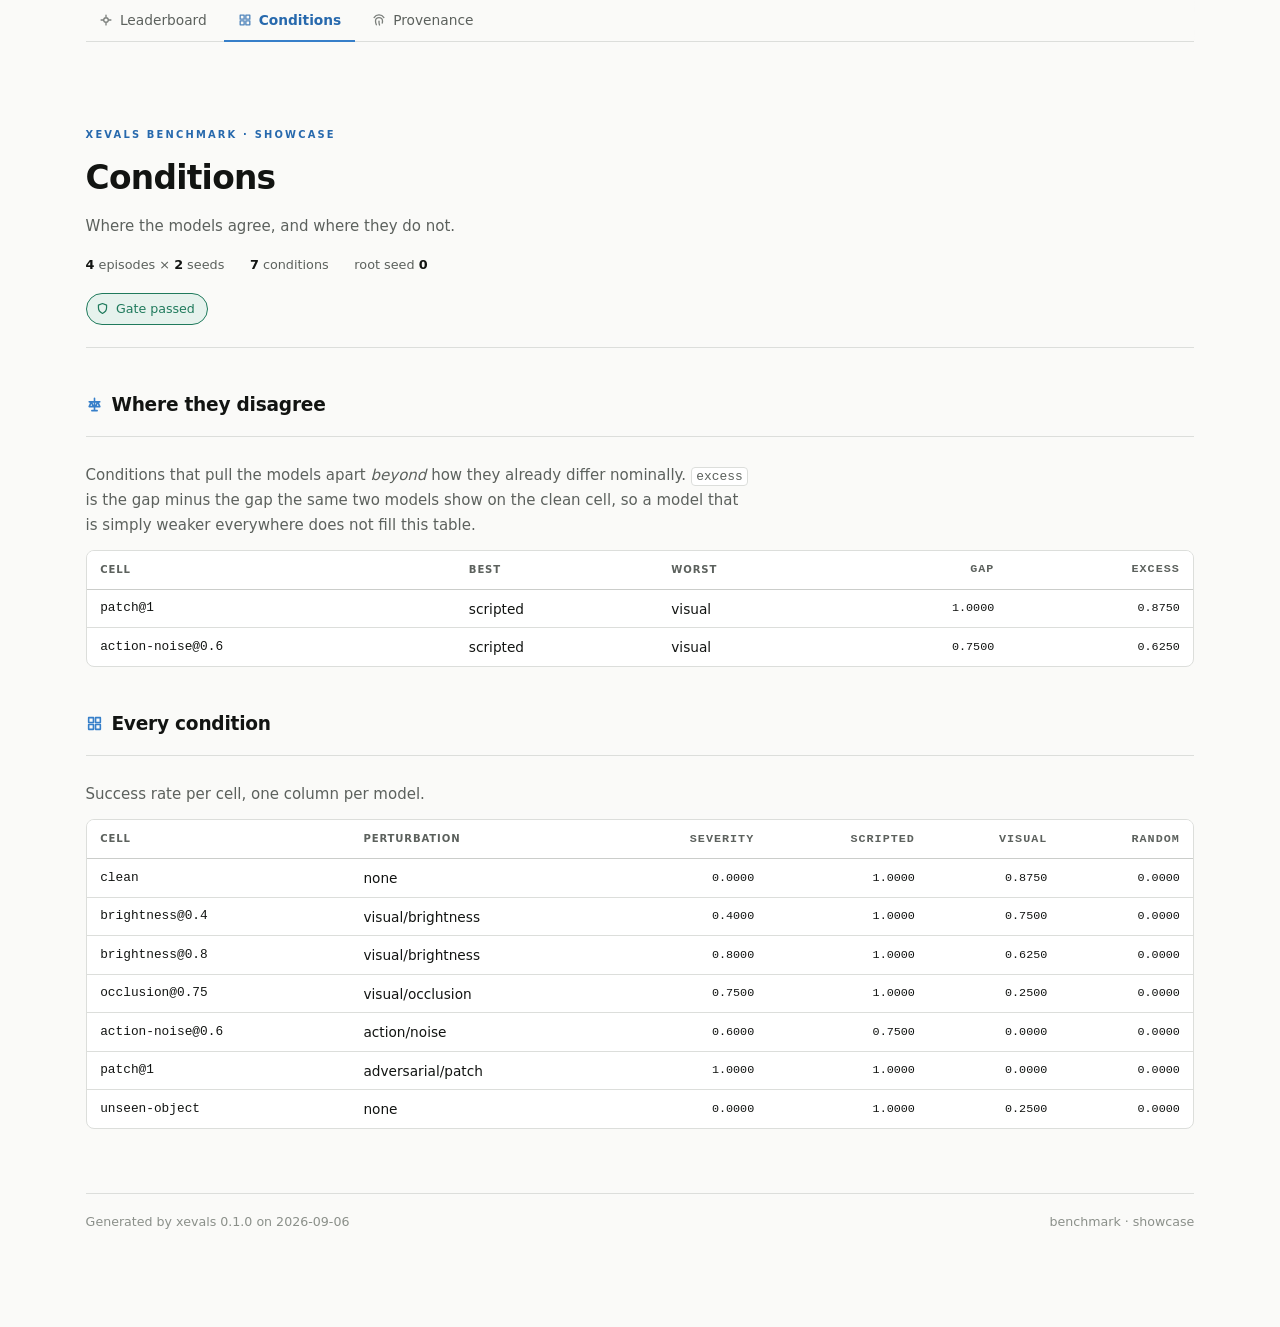
<file: docs/assets/example/benchmark/conditions.html>
<!doctype html><html lang='en'><head><meta charset='utf-8'><meta name='viewport' content='width=device-width,initial-scale=1'><title>xevals benchmark &middot; 3 models</title><link rel="stylesheet" href="report.css"></head><body><div class='wrap'><nav class="pages" aria-label="Report sections"><a href="index.html"><svg width="14" height="14" viewBox="0 0 16 16" fill="none" stroke="currentColor" stroke-width="1.5" stroke-linecap="round" stroke-linejoin="round" aria-hidden="true"><path d="M8 2.4v2M8 11.6v2M2.4 8h2M11.6 8h2M10.6 8a2.6 2.6 0 11-5.2 0 2.6 2.6 0 015.2 0z"/></svg>Leaderboard</a><a href="conditions.html" aria-current="page"><svg width="14" height="14" viewBox="0 0 16 16" fill="none" stroke="currentColor" stroke-width="1.5" stroke-linecap="round" stroke-linejoin="round" aria-hidden="true"><path d="M2.5 2.5h4.5v4.5H2.5zM9 2.5h4.5v4.5H9zM2.5 9h4.5v4.5H2.5zM9 9h4.5v4.5H9z"/></svg>Conditions</a><a href="provenance.html"><svg width="14" height="14" viewBox="0 0 16 16" fill="none" stroke="currentColor" stroke-width="1.5" stroke-linecap="round" stroke-linejoin="round" aria-hidden="true"><path d="M5 13.4c-.7-1.3-1-2.7-1-4.2a4 4 0 018 0c0 .8-.1 1.6-.3 2.3M8 9.2v1.4c0 1.1.2 2.1.6 3.1M2.4 5.2A6.6 6.6 0 018 2.2a6.6 6.6 0 015.6 3"/></svg>Provenance</a></nav><header class="top"><p class="kicker">xevals benchmark &middot; showcase</p><h1>Conditions</h1><p class="lede">Where the models agree, and where they do not.</p><div class="meta-strip"><span><b>4</b> episodes &times; <b>2</b> seeds</span><span><b>7</b> conditions</span><span>root seed <b>0</b></span></div><div class="chips"><span class="chip ok"><svg width="13" height="13" viewBox="0 0 16 16" fill="none" stroke="currentColor" stroke-width="1.5" stroke-linecap="round" stroke-linejoin="round" aria-hidden="true"><path d="M8 1.9l5 1.9v3.4c0 3.2-2.1 5.6-5 6.9-2.9-1.3-5-3.7-5-6.9V3.8z"/></svg>Gate passed</span></div></header><section id="disagree"><h2><span class="section-icon"><svg width="17" height="17" viewBox="0 0 16 16" fill="none" stroke="currentColor" stroke-width="1.5" stroke-linecap="round" stroke-linejoin="round" aria-hidden="true"><path d="M8 2.2v11.6M3 5.5h10M5 5.5L3 10h4zM11 5.5L9 10h4zM5.5 13.8h5"/></svg></span>Where they disagree</h2><div class="body"><p class="lede">Conditions that pull the models apart <em>beyond</em> how they already differ nominally. <code>excess</code> is the gap minus the gap the same two models show on the clean cell, so a model that is simply weaker everywhere does not fill this table.</p><div class="scroll"><table><thead><tr><th class="">cell</th><th class="">best</th><th class="">worst</th><th class="num">gap</th><th class="num">excess</th></tr></thead><tbody><tr><td class="name">patch@1</td><td class="">scripted</td><td class="">visual</td><td class="num">1.0000</td><td class="num">0.8750</td></tr><tr><td class="name">action-noise@0.6</td><td class="">scripted</td><td class="">visual</td><td class="num">0.7500</td><td class="num">0.6250</td></tr></tbody></table></div></div></section><section id="conditions"><h2><span class="section-icon"><svg width="17" height="17" viewBox="0 0 16 16" fill="none" stroke="currentColor" stroke-width="1.5" stroke-linecap="round" stroke-linejoin="round" aria-hidden="true"><path d="M2.5 2.5h4.5v4.5H2.5zM9 2.5h4.5v4.5H9zM2.5 9h4.5v4.5H2.5zM9 9h4.5v4.5H9z"/></svg></span>Every condition</h2><div class="body"><p class="lede">Success rate per cell, one column per model.</p><div class="scroll"><table><thead><tr><th class="">cell</th><th class="">perturbation</th><th class="num">severity</th><th class="num">scripted</th><th class="num">visual</th><th class="num">random</th></tr></thead><tbody><tr><td class="name">clean</td><td class="">none</td><td class="num">0.0000</td><td class="num">1.0000</td><td class="num">0.8750</td><td class="num">0.0000</td></tr><tr><td class="name">brightness@0.4</td><td class="">visual/brightness</td><td class="num">0.4000</td><td class="num">1.0000</td><td class="num">0.7500</td><td class="num">0.0000</td></tr><tr><td class="name">brightness@0.8</td><td class="">visual/brightness</td><td class="num">0.8000</td><td class="num">1.0000</td><td class="num">0.6250</td><td class="num">0.0000</td></tr><tr><td class="name">occlusion@0.75</td><td class="">visual/occlusion</td><td class="num">0.7500</td><td class="num">1.0000</td><td class="num">0.2500</td><td class="num">0.0000</td></tr><tr><td class="name">action-noise@0.6</td><td class="">action/noise</td><td class="num">0.6000</td><td class="num">0.7500</td><td class="num">0.0000</td><td class="num">0.0000</td></tr><tr><td class="name">patch@1</td><td class="">adversarial/patch</td><td class="num">1.0000</td><td class="num">1.0000</td><td class="num">0.0000</td><td class="num">0.0000</td></tr><tr><td class="name">unseen-object</td><td class="">none</td><td class="num">0.0000</td><td class="num">1.0000</td><td class="num">0.2500</td><td class="num">0.0000</td></tr></tbody></table></div></div></section><footer><span>Generated by xevals 0.1.0 on 2026-09-06</span><span>benchmark · showcase</span></footer></div></body></html>
</file>
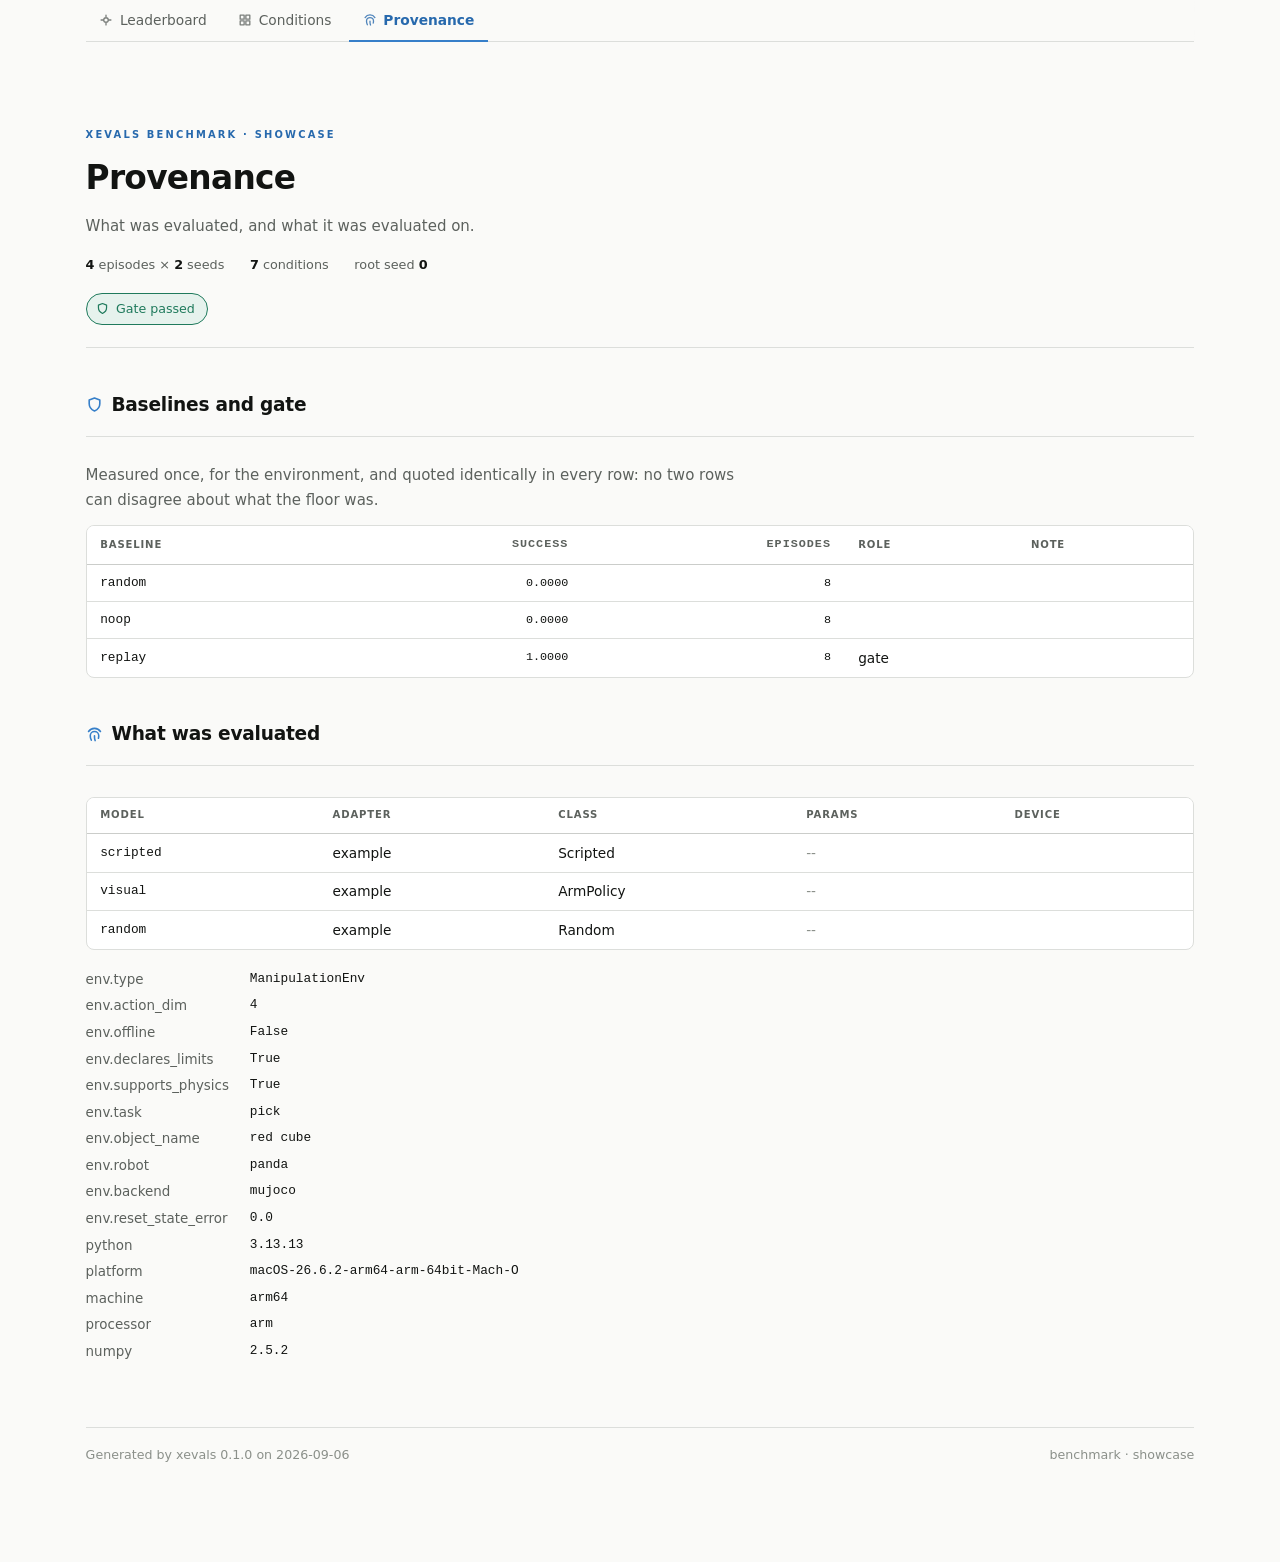
<file: docs/assets/example/benchmark/provenance.html>
<!doctype html><html lang='en'><head><meta charset='utf-8'><meta name='viewport' content='width=device-width,initial-scale=1'><title>xevals benchmark &middot; 3 models</title><link rel="stylesheet" href="report.css"></head><body><div class='wrap'><nav class="pages" aria-label="Report sections"><a href="index.html"><svg width="14" height="14" viewBox="0 0 16 16" fill="none" stroke="currentColor" stroke-width="1.5" stroke-linecap="round" stroke-linejoin="round" aria-hidden="true"><path d="M8 2.4v2M8 11.6v2M2.4 8h2M11.6 8h2M10.6 8a2.6 2.6 0 11-5.2 0 2.6 2.6 0 015.2 0z"/></svg>Leaderboard</a><a href="conditions.html"><svg width="14" height="14" viewBox="0 0 16 16" fill="none" stroke="currentColor" stroke-width="1.5" stroke-linecap="round" stroke-linejoin="round" aria-hidden="true"><path d="M2.5 2.5h4.5v4.5H2.5zM9 2.5h4.5v4.5H9zM2.5 9h4.5v4.5H2.5zM9 9h4.5v4.5H9z"/></svg>Conditions</a><a href="provenance.html" aria-current="page"><svg width="14" height="14" viewBox="0 0 16 16" fill="none" stroke="currentColor" stroke-width="1.5" stroke-linecap="round" stroke-linejoin="round" aria-hidden="true"><path d="M5 13.4c-.7-1.3-1-2.7-1-4.2a4 4 0 018 0c0 .8-.1 1.6-.3 2.3M8 9.2v1.4c0 1.1.2 2.1.6 3.1M2.4 5.2A6.6 6.6 0 018 2.2a6.6 6.6 0 015.6 3"/></svg>Provenance</a></nav><header class="top"><p class="kicker">xevals benchmark &middot; showcase</p><h1>Provenance</h1><p class="lede">What was evaluated, and what it was evaluated on.</p><div class="meta-strip"><span><b>4</b> episodes &times; <b>2</b> seeds</span><span><b>7</b> conditions</span><span>root seed <b>0</b></span></div><div class="chips"><span class="chip ok"><svg width="13" height="13" viewBox="0 0 16 16" fill="none" stroke="currentColor" stroke-width="1.5" stroke-linecap="round" stroke-linejoin="round" aria-hidden="true"><path d="M8 1.9l5 1.9v3.4c0 3.2-2.1 5.6-5 6.9-2.9-1.3-5-3.7-5-6.9V3.8z"/></svg>Gate passed</span></div></header><section id="baselines"><h2><span class="section-icon"><svg width="17" height="17" viewBox="0 0 16 16" fill="none" stroke="currentColor" stroke-width="1.5" stroke-linecap="round" stroke-linejoin="round" aria-hidden="true"><path d="M8 1.9l5 1.9v3.4c0 3.2-2.1 5.6-5 6.9-2.9-1.3-5-3.7-5-6.9V3.8z"/></svg></span>Baselines and gate</h2><div class="body"><p class="lede">Measured once, for the environment, and quoted identically in every row: no two rows can disagree about what the floor was.</p><div class="scroll"><table><thead><tr><th class="">baseline</th><th class="num">success</th><th class="num">episodes</th><th class="">role</th><th class="">note</th></tr></thead><tbody><tr><td class="name">random</td><td class="num">0.0000</td><td class="num">8</td><td class=""></td><td class=""></td></tr><tr><td class="name">noop</td><td class="num">0.0000</td><td class="num">8</td><td class=""></td><td class=""></td></tr><tr><td class="name">replay</td><td class="num">1.0000</td><td class="num">8</td><td class="">gate</td><td class=""></td></tr></tbody></table></div></div></section><section id="models"><h2><span class="section-icon"><svg width="17" height="17" viewBox="0 0 16 16" fill="none" stroke="currentColor" stroke-width="1.5" stroke-linecap="round" stroke-linejoin="round" aria-hidden="true"><path d="M5 13.4c-.7-1.3-1-2.7-1-4.2a4 4 0 018 0c0 .8-.1 1.6-.3 2.3M8 9.2v1.4c0 1.1.2 2.1.6 3.1M2.4 5.2A6.6 6.6 0 018 2.2a6.6 6.6 0 015.6 3"/></svg></span>What was evaluated</h2><div class="body"><div class="scroll"><table><thead><tr><th class="">model</th><th class="">adapter</th><th class="">class</th><th class="">params</th><th class="">device</th></tr></thead><tbody><tr><td class="name">scripted</td><td class="">example</td><td class="">Scripted</td><td class="null">--</td><td class=""></td></tr><tr><td class="name">visual</td><td class="">example</td><td class="">ArmPolicy</td><td class="null">--</td><td class=""></td></tr><tr><td class="name">random</td><td class="">example</td><td class="">Random</td><td class="null">--</td><td class=""></td></tr></tbody></table></div><dl class="meta"><dt>env.type</dt><dd>ManipulationEnv</dd><dt>env.action_dim</dt><dd>4</dd><dt>env.offline</dt><dd>False</dd><dt>env.declares_limits</dt><dd>True</dd><dt>env.supports_physics</dt><dd>True</dd><dt>env.task</dt><dd>pick</dd><dt>env.object_name</dt><dd>red cube</dd><dt>env.robot</dt><dd>panda</dd><dt>env.backend</dt><dd>mujoco</dd><dt>env.reset_state_error</dt><dd>0.0</dd><dt>python</dt><dd>3.13.13</dd><dt>platform</dt><dd>macOS-26.6.2-arm64-arm-64bit-Mach-O</dd><dt>machine</dt><dd>arm64</dd><dt>processor</dt><dd>arm</dd><dt>numpy</dt><dd>2.5.2</dd></dl></div></section><footer><span>Generated by xevals 0.1.0 on 2026-09-06</span><span>benchmark · showcase</span></footer></div></body></html>
</file>
<file: docs/assets/example/benchmark/report.css>
/* ---------------------------------------------------------------- tokens --
   kamara's palette, plus three semantic states the neutral ramp cannot carry.
   A report is read by someone deciding whether to trust a number, so "this
   passed", "this is incomplete" and "this failed" have to be distinguishable
   at a glance and without relying on hue alone: every state also carries an
   icon and a word. */
:root {
  --paper:#FAFAF8; --card:#FFFFFF; --ink:#121412; --muted:#5C615D; --faint:#8B908A;
  --grid:#DCDEDB; --rule:#CBCDCA;
  --accent:#367FC9; --accent-text:#2769AD; --accent-soft:#EAF2FB;
  --ok:#1F7A5C; --ok-soft:#E6F2ED;
  --warn:#9A5B18; --warn-soft:#FAF0E4;
  --bad:#A32E22; --bad-soft:#FBEAE8;
  --radius:8px; --radius-sm:5px;
  --shadow:0 1px 2px rgba(18,20,18,.04), 0 1px 8px rgba(18,20,18,.03);
}
@media (prefers-color-scheme: dark) {
  :root {
    --paper:#0B0D0B; --card:#161917; --ink:#F2F3F0; --muted:#A8ADA7; --faint:#767C76;
    --grid:#242825; --rule:#3A3F3B;
    --accent:#5DA3E9; --accent-text:#8BC5FF; --accent-soft:#16222E;
    --ok:#5CBAA7; --ok-soft:#132420;
    --warn:#E9A35D; --warn-soft:#2A2118;
    --bad:#E2796C; --bad-soft:#2B1815;
    --shadow:none;
  }
}
*,*::before,*::after { box-sizing:border-box; }
html { -webkit-text-size-adjust:100%; }
body {
  margin:0; background:var(--paper); color:var(--ink);
  font:15px/1.62 'Hanken Grotesk', ui-sans-serif, system-ui, -apple-system,
       'Segoe UI', 'Helvetica Neue', Arial, sans-serif;
  font-variant-numeric:tabular-nums;
}
.wrap { max-width:1160px; margin:0 auto; padding:0 1.6rem 6rem; }

/* ------------------------------------------------------------------ type -- */
h1 { font-size:2.05rem; font-weight:650; letter-spacing:-.022em; margin:.15rem 0 .3rem; }
h2 { font-size:1.16rem; font-weight:600; letter-spacing:-.012em;
     margin:0 0 1rem; display:flex; align-items:center; gap:.55rem; }
h3 { font-size:.95rem; font-weight:600; margin:1.7rem 0 .5rem; }
p  { margin:.55rem 0; }
.kicker { font-size:.62rem; font-weight:600; letter-spacing:.22em;
          text-transform:uppercase; color:var(--accent-text); }
.lede { color:var(--muted); max-width:70ch; }
.small { font-size:.82rem; color:var(--muted); }
a { color:var(--accent-text); text-underline-offset:2px; }
code, pre, .num { font-family:'Geist Mono', ui-monospace, SFMono-Regular, Menlo,
                  monospace; font-size:.86em; }
code { background:var(--card); border:1px solid var(--grid); border-radius:4px;
       padding:.08em .34em; }
pre { background:var(--card); border:1px solid var(--grid); border-radius:var(--radius);
      padding:.9rem 1.05rem; overflow-x:auto; margin:.7rem 0; }
pre code { background:none; border:0; padding:0; }

/* ---------------------------------------------------------------- header -- */
header.top { padding:3rem 0 1.4rem; border-bottom:1px solid var(--grid); margin-bottom:1.6rem; }
.meta-strip { display:flex; flex-wrap:wrap; gap:.35rem 1.6rem; margin-top:1rem;
              font-size:.8rem; color:var(--muted); }
.meta-strip b { color:var(--ink); font-weight:600; }

/* ----------------------------------------------------------------- chips -- */
.chips { display:flex; flex-wrap:wrap; gap:.5rem; margin:1.1rem 0 0; }
.chip { display:inline-flex; align-items:center; gap:.42rem; border-radius:999px;
        padding:.3rem .78rem .3rem .6rem; font-size:.79rem; font-weight:500;
        border:1px solid var(--grid); background:var(--card); color:var(--ink); }
.chip svg { flex:none; }
.chip.ok   { color:var(--ok);   border-color:var(--ok);   background:var(--ok-soft); }
.chip.warn { color:var(--warn); border-color:var(--warn); background:var(--warn-soft); }
.chip.bad  { color:var(--bad);  border-color:var(--bad);  background:var(--bad-soft); }

/* --------------------------------------------------------------- banners -- */
.banner { display:flex; gap:.7rem; border:1px solid var(--grid); border-left-width:3px;
          border-radius:var(--radius); padding:.85rem 1.05rem; margin:1rem 0;
          background:var(--card); }
.banner svg { flex:none; margin-top:.15rem; }
.banner strong { display:block; margin-bottom:.15rem; }
.banner .body { font-size:.88rem; color:var(--muted); }
.banner.bad  { border-left-color:var(--bad);  background:var(--bad-soft); }
.banner.bad strong { color:var(--bad); }
.banner.warn { border-left-color:var(--warn); background:var(--warn-soft); }
.banner.warn strong { color:var(--warn); }
.banner.ok   { border-left-color:var(--ok);   background:var(--ok-soft); }
.banner.ok strong { color:var(--ok); }
.banner.info { border-left-color:var(--accent); background:var(--accent-soft); }

/* -------------------------------------------------------------- sections -- */
section { margin:2.6rem 0 0; scroll-margin-top:1rem; }
section > .body { border-top:1px solid var(--grid); padding-top:1.1rem; }
.section-icon { color:var(--accent); display:inline-flex; }

/* ----------------------------------------------------------------- cards -- */
.scores { display:grid; gap:.75rem; margin:1.2rem 0 1.6rem;
          grid-template-columns:repeat(auto-fit,minmax(158px,1fr)); }
/* Seven dimensions on one row where there is room: six and a stray reads as a
   grid that ran out, not as a set of seven. */
@media (min-width:1080px) { .scores { grid-template-columns:repeat(7,minmax(0,1fr)); } }
/* A benchmark's cards carry a name and a bar strip, so they need more width and
   there are only ever a handful of them. */
@media (min-width:1080px) { .models .scores, .scores:has(.model-name) {
  grid-template-columns:repeat(auto-fit,minmax(200px,1fr)); } }
.score { position:relative; background:var(--card); border:1px solid var(--grid);
         border-radius:var(--radius); padding:.8rem .9rem .85rem; box-shadow:var(--shadow);
         overflow:hidden; }
.score::before { content:""; position:absolute; inset:0 auto 0 0; width:3px;
                 background:var(--dim, var(--rule)); }
.score .name { font-size:.63rem; font-weight:600; letter-spacing:.09em;
               text-transform:uppercase; color:var(--muted); }
.score .value { font-size:1.85rem; font-weight:650; letter-spacing:-.035em;
                line-height:1.1; margin-top:.12rem; }
.score .bar { height:4px; border-radius:2px; background:var(--grid); margin-top:.55rem;
              overflow:hidden; }
.score .bar span { display:block; height:100%; background:var(--dim); border-radius:2px; }
.score .q { font-size:.72rem; color:var(--faint); margin-top:.5rem; line-height:1.4; }
.score.unmeasured .value { font-size:.92rem; font-weight:500; letter-spacing:0;
                           color:var(--muted); padding:.42rem 0 .3rem; }
.score.unmeasured::before { background:repeating-linear-gradient(
    180deg, var(--rule) 0 4px, transparent 4px 8px); }

/* A benchmark card carries a model's whole profile as seven bars, so that two
   models with the same mean cannot look the same. */
.score .model-name { font-size:1.02rem; font-weight:600; letter-spacing:-.012em;
                     margin:.1rem 0 .05rem; }
.score.lead { border-color:var(--accent); }
.score .strip { display:flex; align-items:flex-end; gap:2px; height:26px;
                margin:.6rem 0 .5rem; }
.score .strip i { flex:1; min-height:2px; border-radius:1.5px; display:block; }
.score a { text-decoration:none; }

/* ---------------------------------------------------------------- tables -- */
.scroll { overflow-x:auto; margin:.8rem 0 1.2rem; border:1px solid var(--grid);
          border-radius:var(--radius); background:var(--card); }
table { border-collapse:collapse; width:100%; font-size:.855rem; }
th { text-align:left; font-size:.63rem; font-weight:600; letter-spacing:.085em;
     text-transform:uppercase; color:var(--muted); white-space:nowrap;
     padding:.6rem .85rem; border-bottom:1px solid var(--rule); background:var(--card);
     position:sticky; top:0; }
td { padding:.48rem .85rem; border-bottom:1px solid var(--grid); white-space:nowrap; }
tbody tr:last-child td { border-bottom:0; }
tbody tr:hover td { background:var(--accent-soft); }
td.num, th.num { text-align:right; font-variant-numeric:tabular-nums; }
td.null { color:var(--faint); }
td.name { font-family:'Geist Mono', ui-monospace, monospace; font-size:.8rem; }

/* --------------------------------------------------------------- figures -- */
/* Charts are inline SVG rather than an image, so they take the page's type and
   its colours and stay sharp at any zoom. The plate keeps them legible in dark
   mode without baking a background into the drawing. */
figure.chartbox { background:var(--card); border:1px solid var(--grid);
                  border-radius:var(--radius); padding:.9rem 1rem .7rem; }
svg.chart { display:block; width:100%; height:auto; }
svg.chart text { font-family:'Hanken Grotesk', ui-sans-serif, system-ui, -apple-system,
                 'Segoe UI', sans-serif; font-variant-numeric:tabular-nums; }
figure { margin:1.1rem 0; }
figure img { width:100%; display:block; border:1px solid var(--grid);
             border-radius:var(--radius); background:var(--paper); }
figcaption { color:var(--muted); font-size:.79rem; margin-top:.5rem; line-height:1.5; }
.split { display:grid; gap:1.4rem; grid-template-columns:1fr; align-items:start; }
@media (min-width:900px) { .split { grid-template-columns:minmax(0,1fr) minmax(0,1fr); } }

/* ---------------------------------------------------------------- clips -- */
.gallery { display:grid; gap:1rem; grid-template-columns:repeat(auto-fill,minmax(190px,1fr)); }
.clip { margin:0; background:var(--card); border:1px solid var(--grid);
        border-radius:var(--radius); overflow:hidden; box-shadow:var(--shadow); }
.clip img, .clip video { width:100%; display:block; background:var(--paper);
                         border:0; border-radius:0; image-rendering:pixelated; }
.clip figcaption { margin:0; padding:.55rem .7rem .6rem; border-top:1px solid var(--grid); }
.clip .cell { font-family:'Geist Mono', ui-monospace, monospace; font-size:.74rem;
              color:var(--ink); display:block; overflow:hidden; text-overflow:ellipsis; }
.clip .outcome { font-size:.7rem; font-weight:600; letter-spacing:.06em;
                 text-transform:uppercase; }
.clip .outcome.ok { color:var(--ok); } .clip .outcome.bad { color:var(--bad); }

/* ------------------------------------------------------------------- nav --
   The report is a handful of pages in one directory rather than one very long
   one. The nav is the same on every page, so a reader who has found the episode
   list once can find it again without going back to the overview. */
nav.pages { display:flex; flex-wrap:wrap; gap:.25rem; margin:0 0 1.8rem;
            border-bottom:1px solid var(--grid); padding-bottom:0;
            position:sticky; top:0; z-index:20; background:var(--paper);
            backdrop-filter:saturate(1.6) blur(8px); }
/* The nav is sticky, so an anchored section has to clear it rather than land
   underneath it. */
section, .cellblock { scroll-margin-top:4rem; }
nav.pages a { display:inline-flex; align-items:center; gap:.42rem; padding:.55rem .85rem;
              font-size:.86rem; color:var(--muted); text-decoration:none;
              border-bottom:2px solid transparent; margin-bottom:-1px; }
nav.pages a:hover { color:var(--ink); }
nav.pages a[aria-current] { color:var(--accent-text); border-bottom-color:var(--accent);
                            font-weight:600; }
nav.pages a svg { opacity:.8; }

/* --------------------------------------------------------------- episodes --
   One block per condition: a header carrying the cell's own numbers, then its
   clips, then every episode it ran. */
.cellblock { border:1px solid var(--grid); border-radius:var(--radius);
             background:var(--card); margin:1.1rem 0; overflow:hidden; }
.cellblock > header { display:flex; flex-wrap:wrap; align-items:baseline; gap:.5rem 1.2rem;
                      padding:.75rem 1rem; border-bottom:1px solid var(--grid); }
.cellblock h3 { margin:0; font-family:'Geist Mono', ui-monospace, monospace;
                font-size:.92rem; }
.cellblock .facts { display:flex; gap:1.1rem; font-size:.8rem; color:var(--muted);
                    margin-left:auto; }
.cellblock .facts b { color:var(--ink); font-weight:600; }
.cellblock .inner { padding:1rem; }
.cellblock .gallery { margin-bottom:.9rem; }
.dot { display:inline-block; width:.62rem; height:.62rem; border-radius:2px;
       margin-right:2px; vertical-align:-1px; }
.dot.ok { background:var(--ok); } .dot.bad { background:var(--bad); }
.dot.none { background:var(--rule); }
.legend { font-size:.78rem; color:var(--muted); display:flex; gap:1rem; flex-wrap:wrap;
          margin:.4rem 0 0; }

/* ------------------------------------------------------------------- toc -- */
nav.toc { border:1px solid var(--grid); border-radius:var(--radius); background:var(--card);
          padding:.8rem 1rem; margin:1.6rem 0; }
nav.toc ol { list-style:none; margin:0; padding:0; display:flex; flex-wrap:wrap;
             gap:.3rem 1.3rem; font-size:.82rem; counter-reset:s; }
nav.toc a { text-decoration:none; color:var(--muted); }
nav.toc a:hover { color:var(--accent-text); }
nav.toc li::before { counter-increment:s; content:counter(s) ". "; color:var(--faint); }

/* ------------------------------------------------------------ provenance -- */
dl.meta { display:grid; grid-template-columns:max-content minmax(0,1fr);
          gap:.3rem 1.3rem; font-size:.84rem; margin:.6rem 0; }
dl.meta dt { color:var(--muted); }
dl.meta dd { margin:0; font-family:'Geist Mono', ui-monospace, monospace;
             font-size:.8rem; overflow-wrap:anywhere; }

footer { margin-top:4rem; padding-top:1.1rem; border-top:1px solid var(--grid);
         color:var(--faint); font-size:.79rem; display:flex; justify-content:space-between;
         flex-wrap:wrap; gap:.5rem; }

/* A report is an audit artefact, so it has to survive being printed to PDF:
   backgrounds forced on, nothing sticky, no clipped tables, links spelled out. */
@media print {
  :root { --paper:#fff; --card:#fff; --shadow:none; }
  body { font-size:10.5pt; }
  .wrap { max-width:none; padding:0; }
  nav.toc, nav.pages { display:none; }
  th { position:static; }
  .scroll { overflow:visible; break-inside:avoid; }
  section, figure, .clip, .banner, .score { break-inside:avoid; }
  * { -webkit-print-color-adjust:exact; print-color-adjust:exact; }
}

:root {
  --dim-accuracy:#440154;
  --dim-robustness:#46327e;
  --dim-safety:#365c8d;
  --dim-security:#277f8e;
  --dim-efficiency:#1fa187;
  --dim-generalization:#4ac16d;
  --dim-consistency:#a0da39;
}
@media (prefers-color-scheme: dark) {
  :root {
    --dim-accuracy:#774782;
    --dim-robustness:#786aa0;
    --dim-safety:#6d88ab;
    --dim-security:#62a1ac;
    --dim-efficiency:#5cbaa7;
    --dim-generalization:#7bd194;
    --dim-consistency:#b9e36e;
  }
}
</file>
<file: docs/assets/example/report.css>
/* ---------------------------------------------------------------- tokens --
   kamara's palette, plus three semantic states the neutral ramp cannot carry.
   A report is read by someone deciding whether to trust a number, so "this
   passed", "this is incomplete" and "this failed" have to be distinguishable
   at a glance and without relying on hue alone: every state also carries an
   icon and a word. */
:root {
  --paper:#FAFAF8; --card:#FFFFFF; --ink:#121412; --muted:#5C615D; --faint:#8B908A;
  --grid:#DCDEDB; --rule:#CBCDCA;
  --accent:#367FC9; --accent-text:#2769AD; --accent-soft:#EAF2FB;
  --ok:#1F7A5C; --ok-soft:#E6F2ED;
  --warn:#9A5B18; --warn-soft:#FAF0E4;
  --bad:#A32E22; --bad-soft:#FBEAE8;
  --radius:8px; --radius-sm:5px;
  --shadow:0 1px 2px rgba(18,20,18,.04), 0 1px 8px rgba(18,20,18,.03);
}
@media (prefers-color-scheme: dark) {
  :root {
    --paper:#0B0D0B; --card:#161917; --ink:#F2F3F0; --muted:#A8ADA7; --faint:#767C76;
    --grid:#242825; --rule:#3A3F3B;
    --accent:#5DA3E9; --accent-text:#8BC5FF; --accent-soft:#16222E;
    --ok:#5CBAA7; --ok-soft:#132420;
    --warn:#E9A35D; --warn-soft:#2A2118;
    --bad:#E2796C; --bad-soft:#2B1815;
    --shadow:none;
  }
}
*,*::before,*::after { box-sizing:border-box; }
html { -webkit-text-size-adjust:100%; }
body {
  margin:0; background:var(--paper); color:var(--ink);
  font:15px/1.62 'Hanken Grotesk', ui-sans-serif, system-ui, -apple-system,
       'Segoe UI', 'Helvetica Neue', Arial, sans-serif;
  font-variant-numeric:tabular-nums;
}
.wrap { max-width:1160px; margin:0 auto; padding:0 1.6rem 6rem; }

/* ------------------------------------------------------------------ type -- */
h1 { font-size:2.05rem; font-weight:650; letter-spacing:-.022em; margin:.15rem 0 .3rem; }
h2 { font-size:1.16rem; font-weight:600; letter-spacing:-.012em;
     margin:0 0 1rem; display:flex; align-items:center; gap:.55rem; }
h3 { font-size:.95rem; font-weight:600; margin:1.7rem 0 .5rem; }
p  { margin:.55rem 0; }
.kicker { font-size:.62rem; font-weight:600; letter-spacing:.22em;
          text-transform:uppercase; color:var(--accent-text); }
.lede { color:var(--muted); max-width:70ch; }
.small { font-size:.82rem; color:var(--muted); }
a { color:var(--accent-text); text-underline-offset:2px; }
code, pre, .num { font-family:'Geist Mono', ui-monospace, SFMono-Regular, Menlo,
                  monospace; font-size:.86em; }
code { background:var(--card); border:1px solid var(--grid); border-radius:4px;
       padding:.08em .34em; }
pre { background:var(--card); border:1px solid var(--grid); border-radius:var(--radius);
      padding:.9rem 1.05rem; overflow-x:auto; margin:.7rem 0; }
pre code { background:none; border:0; padding:0; }

/* ---------------------------------------------------------------- header -- */
header.top { padding:3rem 0 1.4rem; border-bottom:1px solid var(--grid); margin-bottom:1.6rem; }
.meta-strip { display:flex; flex-wrap:wrap; gap:.35rem 1.6rem; margin-top:1rem;
              font-size:.8rem; color:var(--muted); }
.meta-strip b { color:var(--ink); font-weight:600; }

/* ----------------------------------------------------------------- chips -- */
.chips { display:flex; flex-wrap:wrap; gap:.5rem; margin:1.1rem 0 0; }
.chip { display:inline-flex; align-items:center; gap:.42rem; border-radius:999px;
        padding:.3rem .78rem .3rem .6rem; font-size:.79rem; font-weight:500;
        border:1px solid var(--grid); background:var(--card); color:var(--ink); }
.chip svg { flex:none; }
.chip.ok   { color:var(--ok);   border-color:var(--ok);   background:var(--ok-soft); }
.chip.warn { color:var(--warn); border-color:var(--warn); background:var(--warn-soft); }
.chip.bad  { color:var(--bad);  border-color:var(--bad);  background:var(--bad-soft); }

/* --------------------------------------------------------------- banners -- */
.banner { display:flex; gap:.7rem; border:1px solid var(--grid); border-left-width:3px;
          border-radius:var(--radius); padding:.85rem 1.05rem; margin:1rem 0;
          background:var(--card); }
.banner svg { flex:none; margin-top:.15rem; }
.banner strong { display:block; margin-bottom:.15rem; }
.banner .body { font-size:.88rem; color:var(--muted); }
.banner.bad  { border-left-color:var(--bad);  background:var(--bad-soft); }
.banner.bad strong { color:var(--bad); }
.banner.warn { border-left-color:var(--warn); background:var(--warn-soft); }
.banner.warn strong { color:var(--warn); }
.banner.ok   { border-left-color:var(--ok);   background:var(--ok-soft); }
.banner.ok strong { color:var(--ok); }
.banner.info { border-left-color:var(--accent); background:var(--accent-soft); }

/* -------------------------------------------------------------- sections -- */
section { margin:2.6rem 0 0; scroll-margin-top:1rem; }
section > .body { border-top:1px solid var(--grid); padding-top:1.1rem; }
.section-icon { color:var(--accent); display:inline-flex; }

/* ----------------------------------------------------------------- cards -- */
.scores { display:grid; gap:.75rem; margin:1.2rem 0 1.6rem;
          grid-template-columns:repeat(auto-fit,minmax(158px,1fr)); }
/* Seven dimensions on one row where there is room: six and a stray reads as a
   grid that ran out, not as a set of seven. */
@media (min-width:1080px) { .scores { grid-template-columns:repeat(7,minmax(0,1fr)); } }
/* A benchmark's cards carry a name and a bar strip, so they need more width and
   there are only ever a handful of them. */
@media (min-width:1080px) { .models .scores, .scores:has(.model-name) {
  grid-template-columns:repeat(auto-fit,minmax(200px,1fr)); } }
.score { position:relative; background:var(--card); border:1px solid var(--grid);
         border-radius:var(--radius); padding:.8rem .9rem .85rem; box-shadow:var(--shadow);
         overflow:hidden; }
.score::before { content:""; position:absolute; inset:0 auto 0 0; width:3px;
                 background:var(--dim, var(--rule)); }
.score .name { font-size:.63rem; font-weight:600; letter-spacing:.09em;
               text-transform:uppercase; color:var(--muted); }
.score .value { font-size:1.85rem; font-weight:650; letter-spacing:-.035em;
                line-height:1.1; margin-top:.12rem; }
.score .bar { height:4px; border-radius:2px; background:var(--grid); margin-top:.55rem;
              overflow:hidden; }
.score .bar span { display:block; height:100%; background:var(--dim); border-radius:2px; }
.score .q { font-size:.72rem; color:var(--faint); margin-top:.5rem; line-height:1.4; }
.score.unmeasured .value { font-size:.92rem; font-weight:500; letter-spacing:0;
                           color:var(--muted); padding:.42rem 0 .3rem; }
.score.unmeasured::before { background:repeating-linear-gradient(
    180deg, var(--rule) 0 4px, transparent 4px 8px); }

/* A benchmark card carries a model's whole profile as seven bars, so that two
   models with the same mean cannot look the same. */
.score .model-name { font-size:1.02rem; font-weight:600; letter-spacing:-.012em;
                     margin:.1rem 0 .05rem; }
.score.lead { border-color:var(--accent); }
.score .strip { display:flex; align-items:flex-end; gap:2px; height:26px;
                margin:.6rem 0 .5rem; }
.score .strip i { flex:1; min-height:2px; border-radius:1.5px; display:block; }
.score a { text-decoration:none; }

/* ---------------------------------------------------------------- tables -- */
.scroll { overflow-x:auto; margin:.8rem 0 1.2rem; border:1px solid var(--grid);
          border-radius:var(--radius); background:var(--card); }
table { border-collapse:collapse; width:100%; font-size:.855rem; }
th { text-align:left; font-size:.63rem; font-weight:600; letter-spacing:.085em;
     text-transform:uppercase; color:var(--muted); white-space:nowrap;
     padding:.6rem .85rem; border-bottom:1px solid var(--rule); background:var(--card);
     position:sticky; top:0; }
td { padding:.48rem .85rem; border-bottom:1px solid var(--grid); white-space:nowrap; }
tbody tr:last-child td { border-bottom:0; }
tbody tr:hover td { background:var(--accent-soft); }
td.num, th.num { text-align:right; font-variant-numeric:tabular-nums; }
td.null { color:var(--faint); }
td.name { font-family:'Geist Mono', ui-monospace, monospace; font-size:.8rem; }

/* --------------------------------------------------------------- figures -- */
/* Charts are inline SVG rather than an image, so they take the page's type and
   its colours and stay sharp at any zoom. The plate keeps them legible in dark
   mode without baking a background into the drawing. */
figure.chartbox { background:var(--card); border:1px solid var(--grid);
                  border-radius:var(--radius); padding:.9rem 1rem .7rem; }
svg.chart { display:block; width:100%; height:auto; }
svg.chart text { font-family:'Hanken Grotesk', ui-sans-serif, system-ui, -apple-system,
                 'Segoe UI', sans-serif; font-variant-numeric:tabular-nums; }
figure { margin:1.1rem 0; }
figure img { width:100%; display:block; border:1px solid var(--grid);
             border-radius:var(--radius); background:var(--paper); }
figcaption { color:var(--muted); font-size:.79rem; margin-top:.5rem; line-height:1.5; }
.split { display:grid; gap:1.4rem; grid-template-columns:1fr; align-items:start; }
@media (min-width:900px) { .split { grid-template-columns:minmax(0,1fr) minmax(0,1fr); } }

/* ---------------------------------------------------------------- clips -- */
.gallery { display:grid; gap:1rem; grid-template-columns:repeat(auto-fill,minmax(190px,1fr)); }
.clip { margin:0; background:var(--card); border:1px solid var(--grid);
        border-radius:var(--radius); overflow:hidden; box-shadow:var(--shadow); }
.clip img, .clip video { width:100%; display:block; background:var(--paper);
                         border:0; border-radius:0; image-rendering:pixelated; }
.clip figcaption { margin:0; padding:.55rem .7rem .6rem; border-top:1px solid var(--grid); }
.clip .cell { font-family:'Geist Mono', ui-monospace, monospace; font-size:.74rem;
              color:var(--ink); display:block; overflow:hidden; text-overflow:ellipsis; }
.clip .outcome { font-size:.7rem; font-weight:600; letter-spacing:.06em;
                 text-transform:uppercase; }
.clip .outcome.ok { color:var(--ok); } .clip .outcome.bad { color:var(--bad); }

/* ------------------------------------------------------------------- nav --
   The report is a handful of pages in one directory rather than one very long
   one. The nav is the same on every page, so a reader who has found the episode
   list once can find it again without going back to the overview. */
nav.pages { display:flex; flex-wrap:wrap; gap:.25rem; margin:0 0 1.8rem;
            border-bottom:1px solid var(--grid); padding-bottom:0;
            position:sticky; top:0; z-index:20; background:var(--paper);
            backdrop-filter:saturate(1.6) blur(8px); }
/* The nav is sticky, so an anchored section has to clear it rather than land
   underneath it. */
section, .cellblock { scroll-margin-top:4rem; }
nav.pages a { display:inline-flex; align-items:center; gap:.42rem; padding:.55rem .85rem;
              font-size:.86rem; color:var(--muted); text-decoration:none;
              border-bottom:2px solid transparent; margin-bottom:-1px; }
nav.pages a:hover { color:var(--ink); }
nav.pages a[aria-current] { color:var(--accent-text); border-bottom-color:var(--accent);
                            font-weight:600; }
nav.pages a svg { opacity:.8; }

/* --------------------------------------------------------------- episodes --
   One block per condition: a header carrying the cell's own numbers, then its
   clips, then every episode it ran. */
.cellblock { border:1px solid var(--grid); border-radius:var(--radius);
             background:var(--card); margin:1.1rem 0; overflow:hidden; }
.cellblock > header { display:flex; flex-wrap:wrap; align-items:baseline; gap:.5rem 1.2rem;
                      padding:.75rem 1rem; border-bottom:1px solid var(--grid); }
.cellblock h3 { margin:0; font-family:'Geist Mono', ui-monospace, monospace;
                font-size:.92rem; }
.cellblock .facts { display:flex; gap:1.1rem; font-size:.8rem; color:var(--muted);
                    margin-left:auto; }
.cellblock .facts b { color:var(--ink); font-weight:600; }
.cellblock .inner { padding:1rem; }
.cellblock .gallery { margin-bottom:.9rem; }
.dot { display:inline-block; width:.62rem; height:.62rem; border-radius:2px;
       margin-right:2px; vertical-align:-1px; }
.dot.ok { background:var(--ok); } .dot.bad { background:var(--bad); }
.dot.none { background:var(--rule); }
.legend { font-size:.78rem; color:var(--muted); display:flex; gap:1rem; flex-wrap:wrap;
          margin:.4rem 0 0; }

/* ------------------------------------------------------------------- toc -- */
nav.toc { border:1px solid var(--grid); border-radius:var(--radius); background:var(--card);
          padding:.8rem 1rem; margin:1.6rem 0; }
nav.toc ol { list-style:none; margin:0; padding:0; display:flex; flex-wrap:wrap;
             gap:.3rem 1.3rem; font-size:.82rem; counter-reset:s; }
nav.toc a { text-decoration:none; color:var(--muted); }
nav.toc a:hover { color:var(--accent-text); }
nav.toc li::before { counter-increment:s; content:counter(s) ". "; color:var(--faint); }

/* ------------------------------------------------------------ provenance -- */
dl.meta { display:grid; grid-template-columns:max-content minmax(0,1fr);
          gap:.3rem 1.3rem; font-size:.84rem; margin:.6rem 0; }
dl.meta dt { color:var(--muted); }
dl.meta dd { margin:0; font-family:'Geist Mono', ui-monospace, monospace;
             font-size:.8rem; overflow-wrap:anywhere; }

footer { margin-top:4rem; padding-top:1.1rem; border-top:1px solid var(--grid);
         color:var(--faint); font-size:.79rem; display:flex; justify-content:space-between;
         flex-wrap:wrap; gap:.5rem; }

/* A report is an audit artefact, so it has to survive being printed to PDF:
   backgrounds forced on, nothing sticky, no clipped tables, links spelled out. */
@media print {
  :root { --paper:#fff; --card:#fff; --shadow:none; }
  body { font-size:10.5pt; }
  .wrap { max-width:none; padding:0; }
  nav.toc, nav.pages { display:none; }
  th { position:static; }
  .scroll { overflow:visible; break-inside:avoid; }
  section, figure, .clip, .banner, .score { break-inside:avoid; }
  * { -webkit-print-color-adjust:exact; print-color-adjust:exact; }
}

:root {
  --dim-accuracy:#440154;
  --dim-robustness:#46327e;
  --dim-safety:#365c8d;
  --dim-security:#277f8e;
  --dim-efficiency:#1fa187;
  --dim-generalization:#4ac16d;
  --dim-consistency:#a0da39;
}
@media (prefers-color-scheme: dark) {
  :root {
    --dim-accuracy:#774782;
    --dim-robustness:#786aa0;
    --dim-safety:#6d88ab;
    --dim-security:#62a1ac;
    --dim-efficiency:#5cbaa7;
    --dim-generalization:#7bd194;
    --dim-consistency:#b9e36e;
  }
}
</file>
